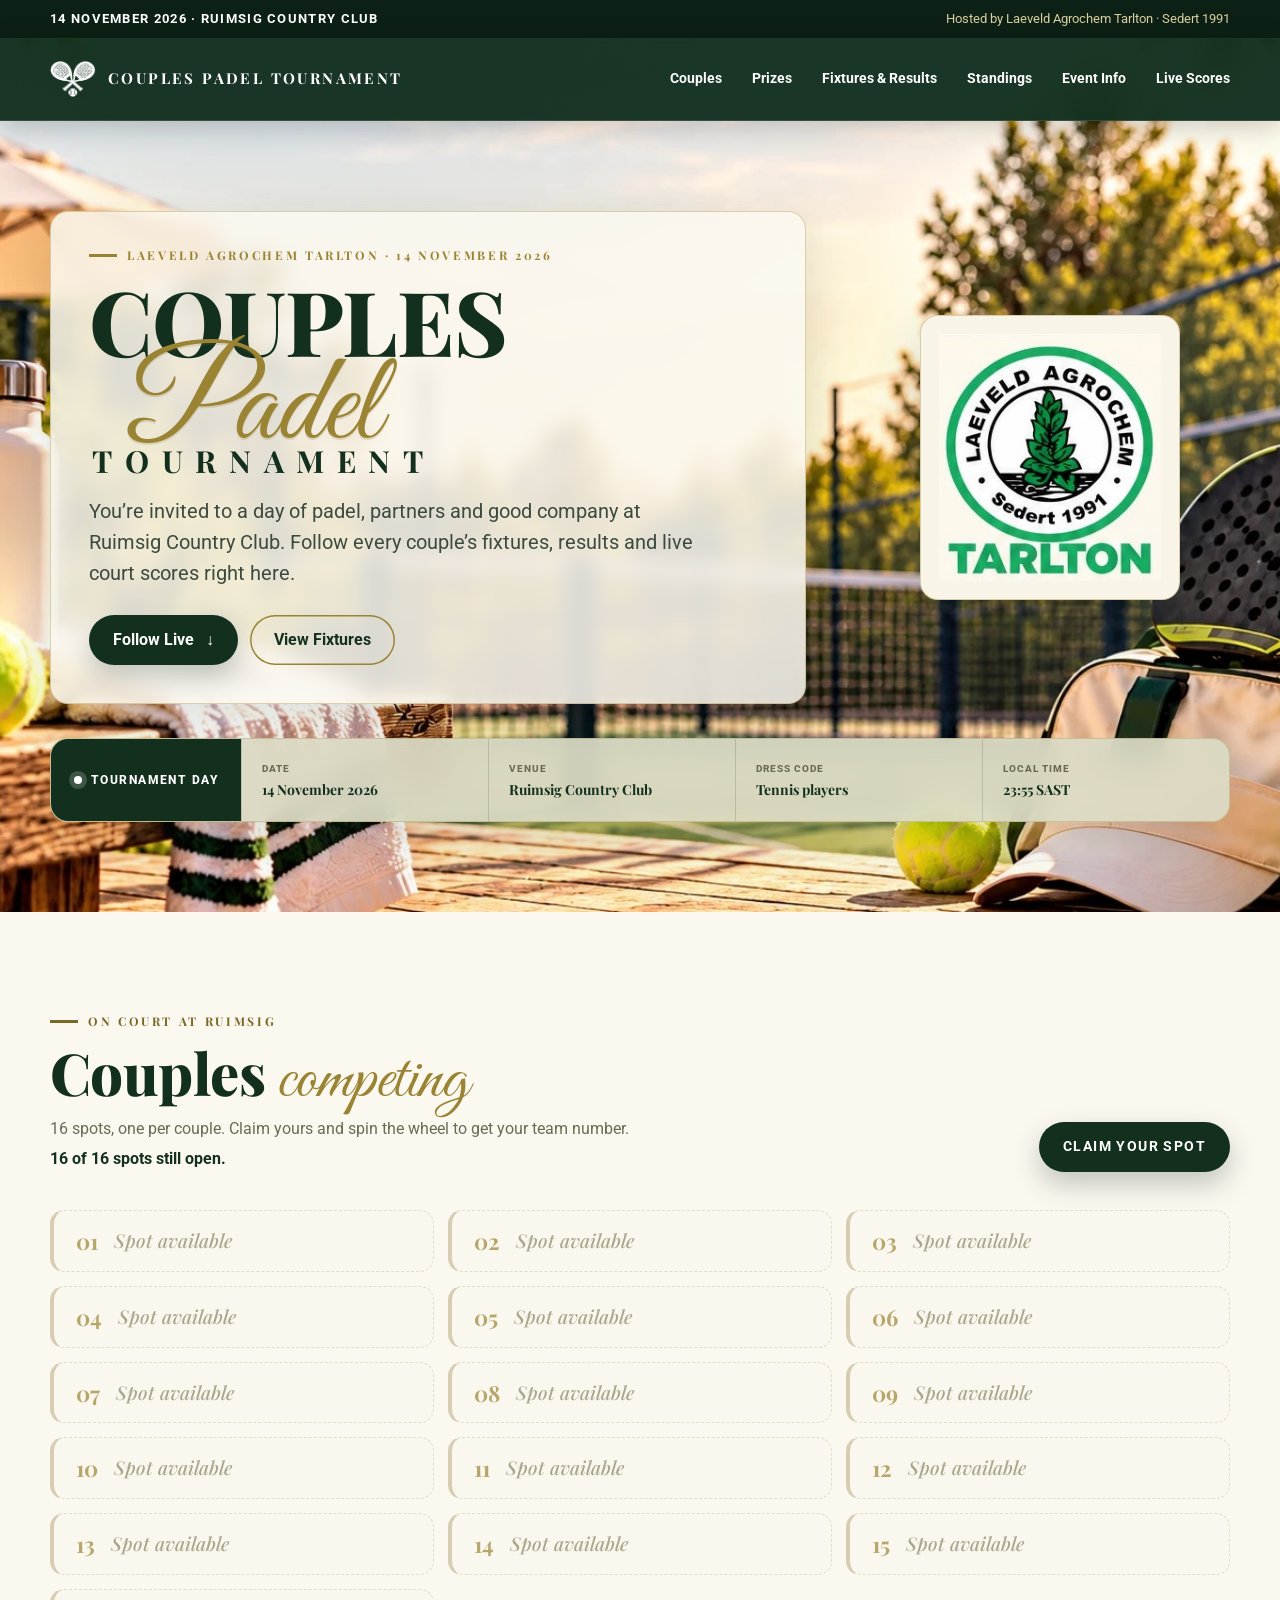
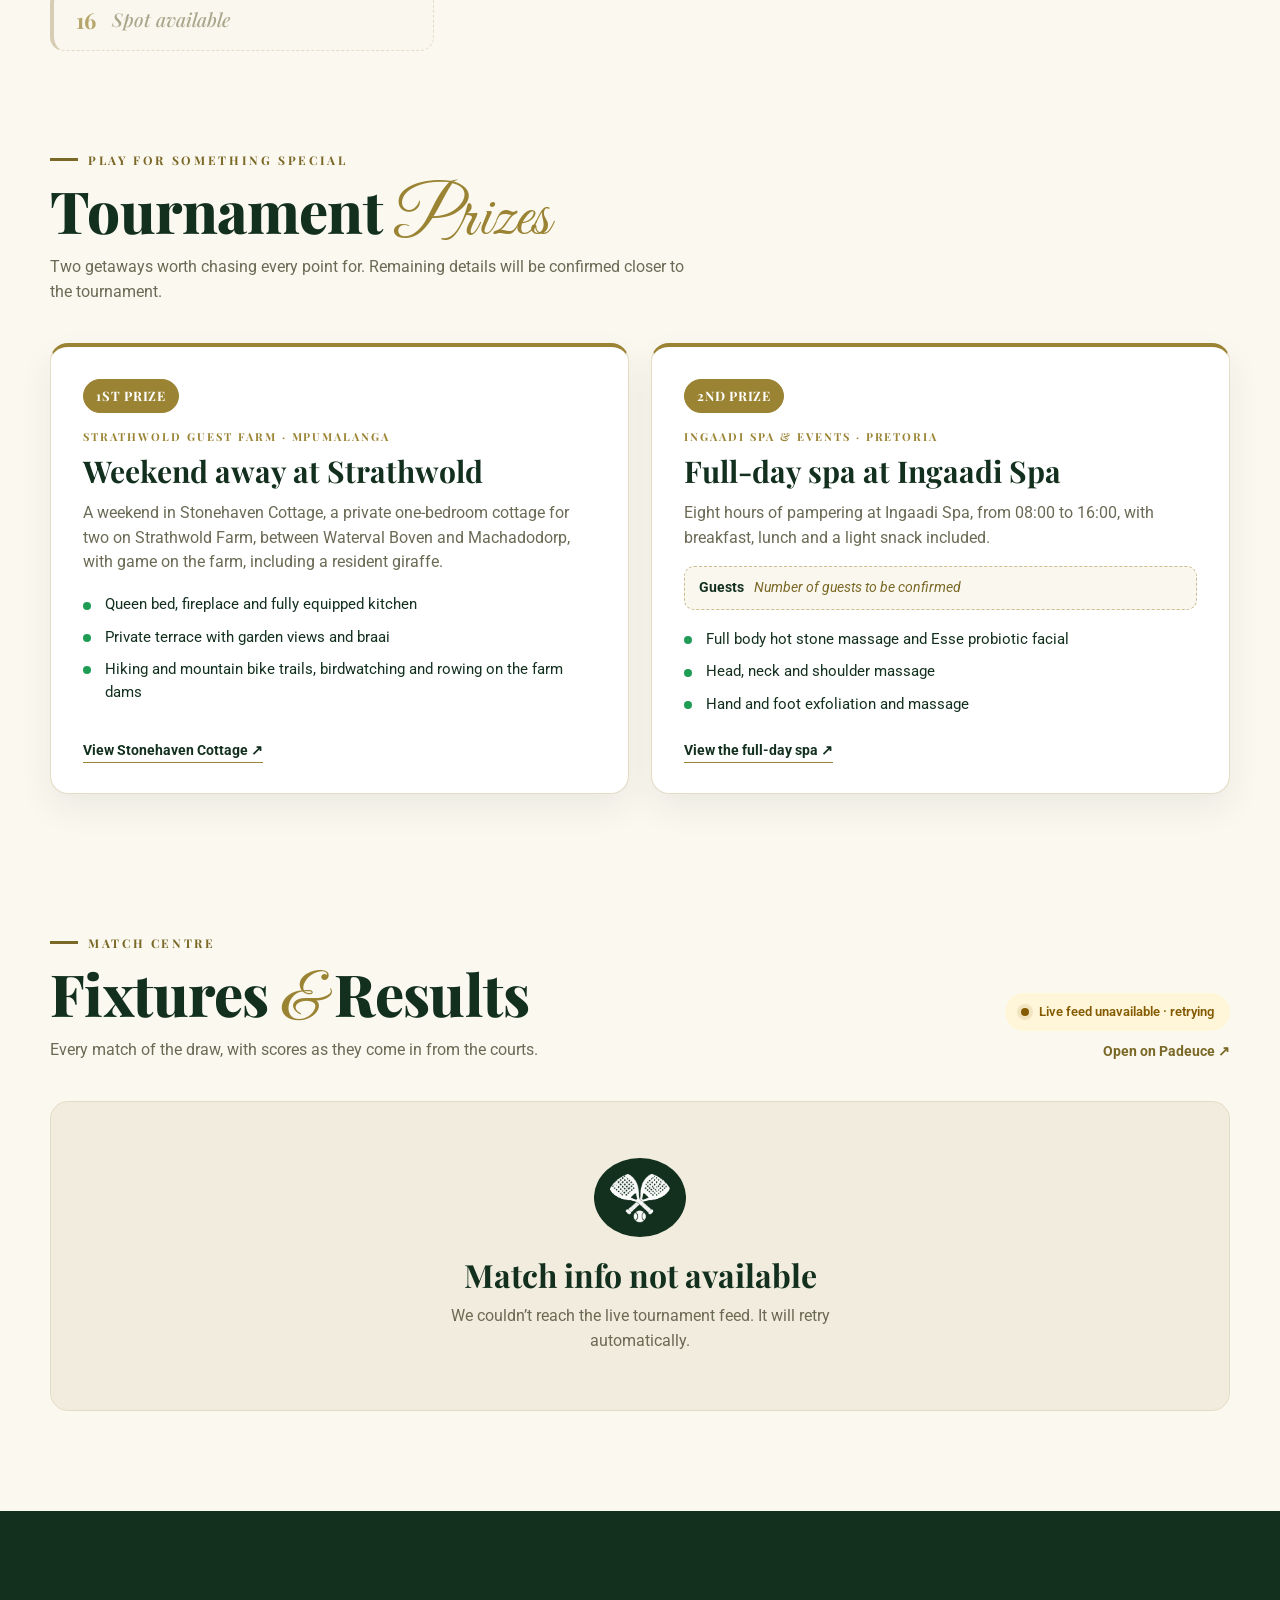
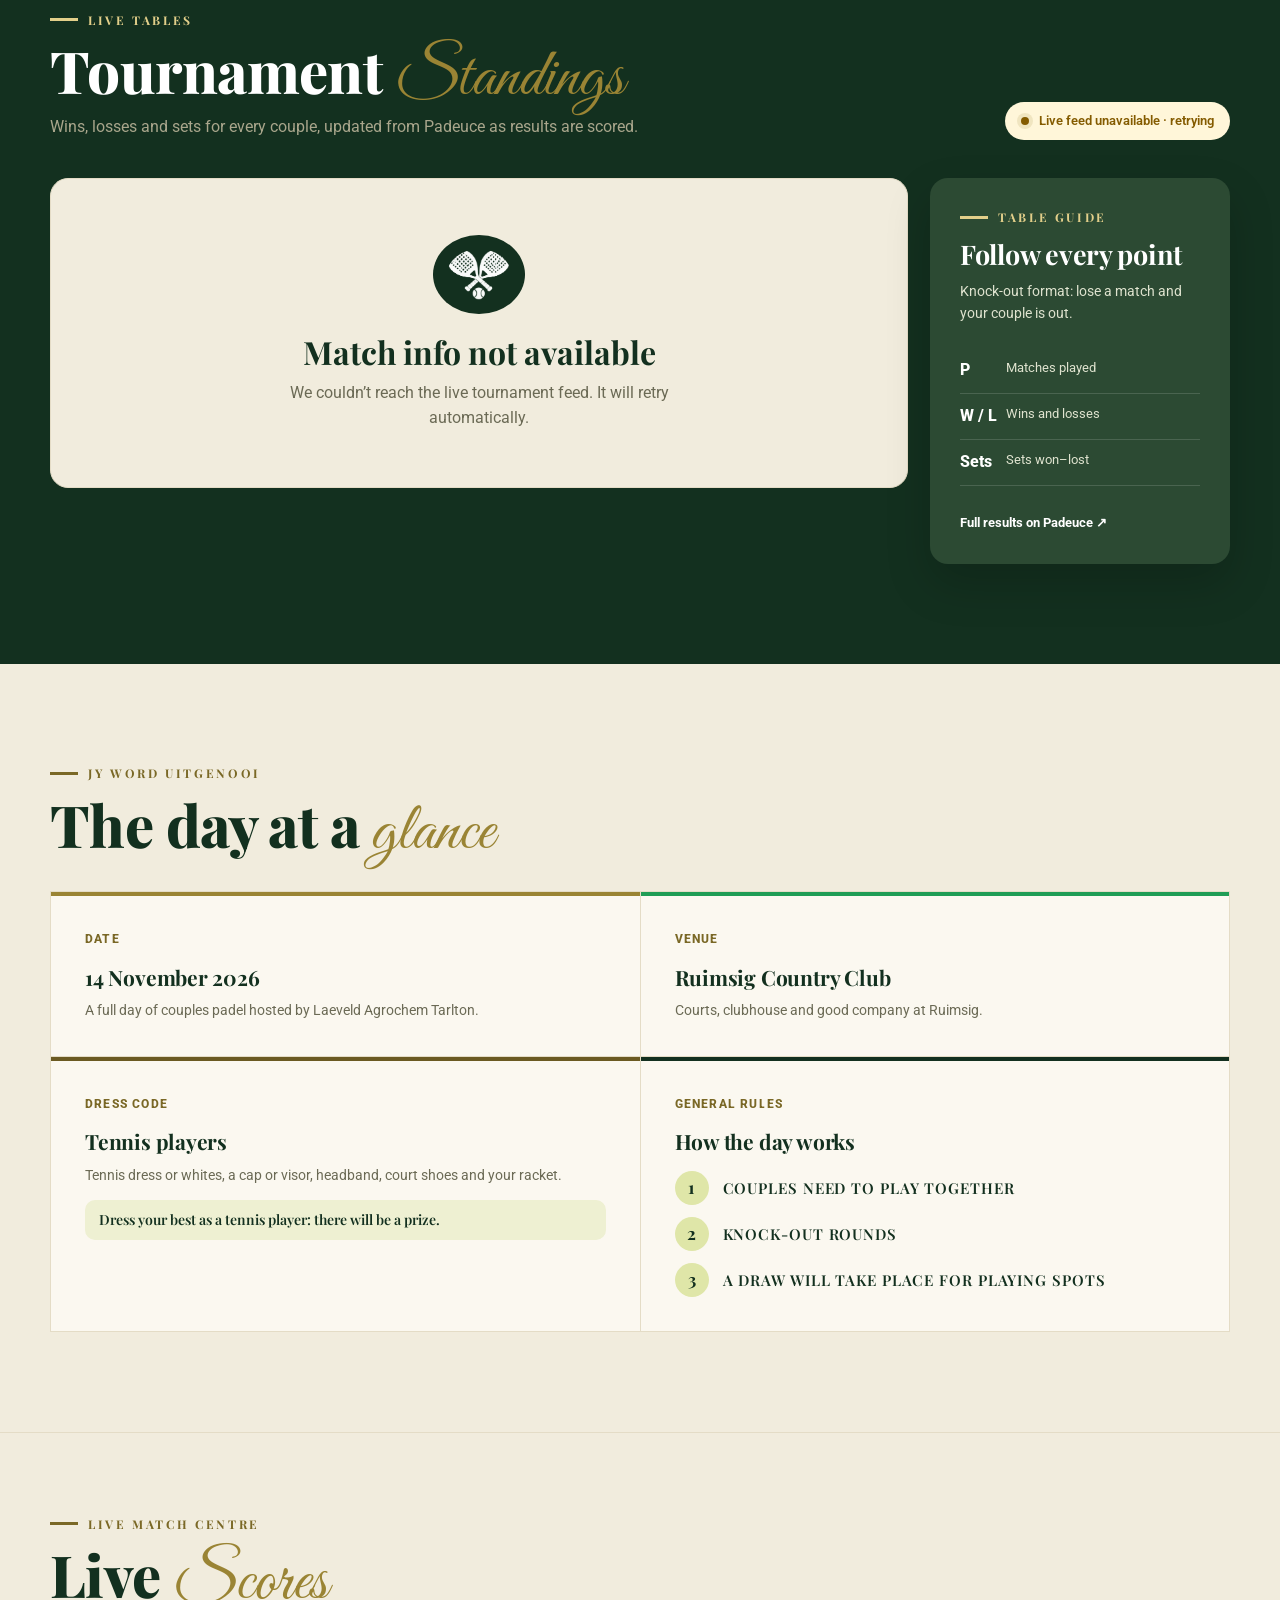
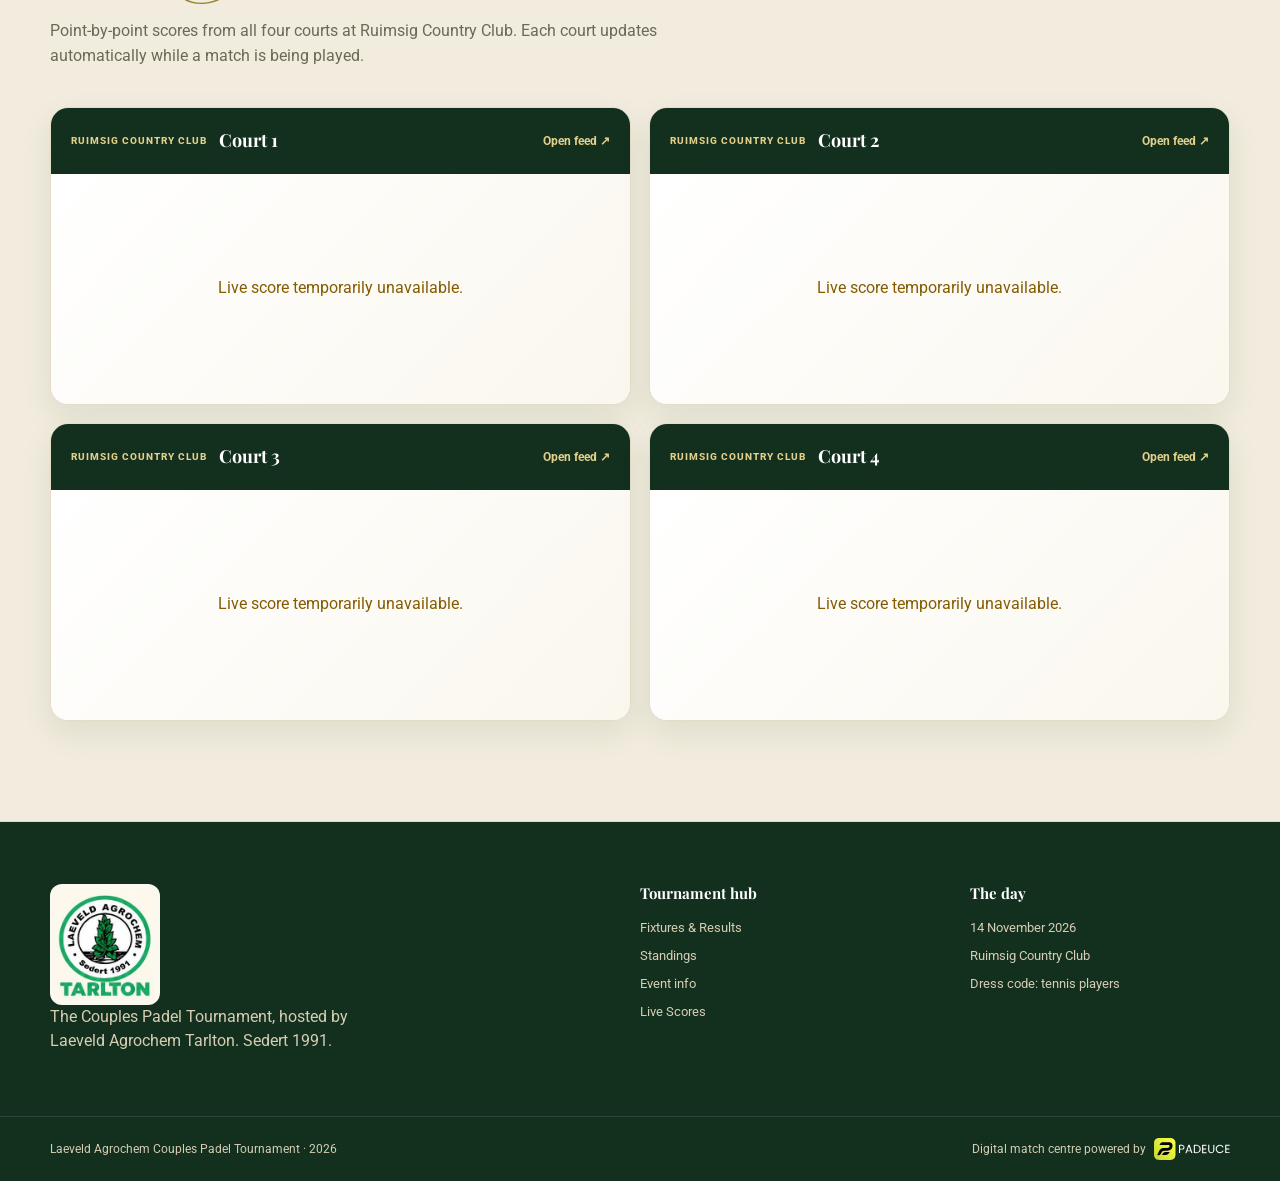
<file: index.html>
<!doctype html>
<html lang="en-ZA">
<head>
  <meta charset="utf-8">
  <meta name="viewport" content="width=device-width, initial-scale=1">
  <title>Laeveld Agrochem Couples Padel Tournament | Powered by Padeuce</title>
  <meta name="description" content="Laeveld Agrochem Tarlton Couples Padel Tournament, 14 November 2026 at Ruimsig Country Club. Fixtures, results and live scores, powered by Padeuce.">
  <meta name="theme-color" content="#13301f">
  <meta property="og:type" content="website">
  <meta property="og:title" content="Laeveld Agrochem Couples Padel Tournament">
  <meta property="og:description" content="14 November 2026 · Ruimsig Country Club. Fixtures, results and live scores.">
  <meta property="og:image" content="assets/images/laeveld-padel-hero.jpg">
  <link rel="icon" href="favicon.svg" type="image/svg+xml">
  <link rel="manifest" href="manifest.webmanifest">
  <link rel="preconnect" href="https://fonts.googleapis.com">
  <link rel="preconnect" href="https://fonts.gstatic.com" crossorigin>
  <link href="https://fonts.googleapis.com/css2?family=Great+Vibes&amp;family=Playfair+Display:wght@500;600;700;800&amp;family=Roboto:wght@400;500;600;700&amp;display=swap" rel="stylesheet">
  <link rel="preload" as="image" href="assets/images/laeveld-padel-hero.jpg">
  <link rel="stylesheet" href="css/reset.css">
  <link rel="stylesheet" href="css/tennis-league.css?v=24">
</head>
<body>
  <a class="skip-link" href="#main-content">Skip to content</a>
  <div class="utility-bar">
    <div class="container utility-bar__inner">
      <p>14 November 2026 · Ruimsig Country Club</p>
      <span>Hosted by Laeveld Agrochem Tarlton · Sedert 1991</span>
    </div>
  </div>
  <header class="site-header" data-header>
    <div class="container site-header__inner">
      <a class="brand" href="#top" aria-label="Laeveld Agrochem Couples Padel Tournament home">
        <img class="brand__icon" src="assets/images/padel-rackets-icon.png" width="377" height="302" alt="">
        <b class="brand__name">Couples Padel Tournament</b>
      </a>
      <nav class="site-nav" aria-label="Primary navigation">
        <a href="#couples">Couples</a><a href="#prizes">Prizes</a><a href="#fixtures">Fixtures &amp; Results</a><a href="#standings">Standings</a><a href="#league-info">Event Info</a><a href="#live-scores">Live Scores</a>
      </nav>
      <button class="menu-toggle" type="button" aria-expanded="false" aria-controls="mobile-nav" data-menu-toggle><span></span><span></span><span></span><b>Menu</b></button>
    </div>
    <nav class="mobile-nav" id="mobile-nav" aria-label="Mobile navigation" hidden data-mobile-nav>
      <a href="#couples">Couples</a><a href="#prizes">Prizes</a><a href="#fixtures">Fixtures &amp; Results</a><a href="#standings">Standings</a><a href="#league-info">Event Info</a><a href="#live-scores">Live Scores</a>
    </nav>
  </header>
  <main id="main-content">
    <section class="hero" id="top" aria-labelledby="hero-title">
      <img class="hero__media" src="assets/images/laeveld-padel-hero.jpg" width="1672" height="941" alt="Padel racket, kit bag and balls beside a padel court in the late afternoon sun">
      <div class="hero__veil"></div>
      <div class="container hero__content">
        <div class="hero__top">
          <div class="hero__copy">
            <p class="eyebrow eyebrow--light"><span></span> Laeveld Agrochem Tarlton · 14 November 2026</p>
            <h1 id="hero-title"><span class="hero__title-top">Couples</span> <strong>Padel</strong> <span class="hero__title-bottom">Tournament</span></h1>
            <p class="hero__intro">You’re invited to a day of padel, partners and good company at Ruimsig Country Club. Follow every couple’s fixtures, results and live court scores right here.</p>
            <div class="button-row"><a class="button button--primary" href="#live-scores">Follow Live <span aria-hidden="true">↓</span></a><a class="button button--light" href="#fixtures">View Fixtures</a></div>
          </div>
          <div class="hero__ct-brand hero__ct-brand--laeveld"><img src="assets/images/laeveld-agrochem-tarlton-logo.jpg" width="236" height="262" alt="Laeveld Agrochem Tarlton"></div>
        </div>
        <aside class="season-card" aria-label="Tournament information">
          <div class="season-card__live"><i></i> Tournament day</div>
          <div class="season-card__stat"><span>Date</span><strong>14 November 2026</strong></div>
          <div class="season-card__stat"><span>Venue</span><strong>Ruimsig Country Club</strong></div>
          <div class="season-card__stat"><span>Dress code</span><strong>Tennis players</strong></div>
          <div class="season-card__stat"><span>Local time</span><strong data-local-time>--:-- SAST</strong></div>
        </aside>
      </div>
    </section>
    <section class="section couples" id="couples" aria-labelledby="couples-title">
      <div class="container">
        <div class="section-heading"><div><p class="eyebrow"><span></span> On court at Ruimsig</p><h2 id="couples-title">Couples <em>competing</em></h2><p>16 spots, one per couple. Claim yours and spin the wheel to get your team number. <strong data-spots-left>16 of 16 spots still open.</strong></p></div><button class="button button--primary couples__claim" type="button" data-claim-open aria-haspopup="dialog">Claim your spot</button></div>
        <ol class="couples-list" data-couples-list aria-live="polite"><li class="is-open"><span>01</span><b>Spot available</b></li><li class="is-open"><span>02</span><b>Spot available</b></li><li class="is-open"><span>03</span><b>Spot available</b></li><li class="is-open"><span>04</span><b>Spot available</b></li><li class="is-open"><span>05</span><b>Spot available</b></li><li class="is-open"><span>06</span><b>Spot available</b></li><li class="is-open"><span>07</span><b>Spot available</b></li><li class="is-open"><span>08</span><b>Spot available</b></li><li class="is-open"><span>09</span><b>Spot available</b></li><li class="is-open"><span>10</span><b>Spot available</b></li><li class="is-open"><span>11</span><b>Spot available</b></li><li class="is-open"><span>12</span><b>Spot available</b></li><li class="is-open"><span>13</span><b>Spot available</b></li><li class="is-open"><span>14</span><b>Spot available</b></li><li class="is-open"><span>15</span><b>Spot available</b></li><li class="is-open"><span>16</span><b>Spot available</b></li></ol>
      </div>
    </section>
    <section class="section prizes" id="prizes" aria-labelledby="prizes-title">
      <div class="container">
        <div class="section-heading"><div><p class="eyebrow"><span></span> Play for something special</p><h2 id="prizes-title">Tournament <em>Prizes</em></h2><p>Two getaways worth chasing every point for. Remaining details will be confirmed closer to the tournament.</p></div></div>
        <div class="prize-grid">
          <article class="prize-card">
            <span class="prize-card__place prize-card__place--confirmed">1st prize</span>
            <p class="prize-card__kicker">Strathwold Guest Farm · Mpumalanga</p>
            <h3>Weekend away at Strathwold</h3>
            <p>A weekend in Stonehaven Cottage, a private one-bedroom cottage for two on Strathwold Farm, between Waterval Boven and Machadodorp, with game on the farm, including a resident giraffe.</p>
                        <ul><li>Queen bed, fireplace and fully equipped kitchen</li><li>Private terrace with garden views and braai</li><li>Hiking and mountain bike trails, birdwatching and rowing on the farm dams</li></ul>
            <a class="prize-card__link" href="https://strathwold.com/accommodation/stonehaven/" target="_blank" rel="noopener">View Stonehaven Cottage <span aria-hidden="true">↗</span></a>
          </article>
          <article class="prize-card">
            <span class="prize-card__place prize-card__place--confirmed">2nd prize</span>
            <p class="prize-card__kicker">Ingaadi Spa &amp; Events · Pretoria</p>
            <h3>Full-day spa at Ingaadi Spa</h3>
            <p>Eight hours of pampering at Ingaadi Spa, from 08:00 to 16:00, with breakfast, lunch and a light snack included.</p>
            <dl class="prize-card__details"><div><dt>Guests</dt><dd>Number of guests to be confirmed</dd></div></dl>
            <ul><li>Full body hot stone massage and Esse probiotic facial</li><li>Head, neck and shoulder massage</li><li>Hand and foot exfoliation and massage</li></ul>
            <a class="prize-card__link" href="https://ingaadi.co.za/spa/full-day-spa/" target="_blank" rel="noopener">View the full-day spa <span aria-hidden="true">↗</span></a>
          </article>
        </div>
      </div>
    </section>
    <section class="section" id="fixtures" aria-labelledby="fixtures-title">
      <div class="container">
        <div class="section-heading">
          <div><p class="eyebrow"><span></span> Match centre</p><h2 id="fixtures-title">Fixtures <em>&amp;</em> Results</h2><p>Every match of the draw, with scores as they come in from the courts.</p></div>
          <div class="feed-meta"><p class="feed-sync" data-tournament-sync data-state="loading"><i></i><span>Connecting to Padeuce&hellip;</span></p><a class="text-link" href="https://padeuce.com/club/ajyWoAe_2gX1FPr_2/tournament/oIJQENT5xZ4pyl8xV/results" data-feed-url="scheduleUrl" target="_blank" rel="noopener">Open on Padeuce <span aria-hidden="true">&#8599;</span></a></div>
        </div>
        <div class="fixture-feed" data-schedule-feed aria-live="polite"><div class="match-empty"><img src="assets/images/padel-rackets-icon.png" width="377" height="302" alt=""><h3>Loading matches&hellip;</h3><p>Fetching the latest draw from Padeuce.</p></div></div>
      </div>
    </section>
    <section class="section section--standings" id="standings" aria-labelledby="standings-title">
      <div class="container">
        <div class="section-heading section-heading--light">
          <div><p class="eyebrow eyebrow--light"><span></span> Live tables</p><h2 id="standings-title">Tournament <em>Standings</em></h2><p>Wins, losses and sets for every couple, updated from Padeuce as results are scored.</p></div>
          <p class="feed-sync feed-sync--light" data-tournament-sync data-state="loading"><i></i><span>Connecting to Padeuce&hellip;</span></p>
        </div>
        <div class="standings-layout">
          <div data-standings-feed aria-live="polite"><div class="match-empty match-empty--standings"><img src="assets/images/padel-rackets-icon.png" width="377" height="302" alt=""><h3>Loading standings&hellip;</h3><p>Fetching the latest table from Padeuce.</p></div></div>
          <aside class="points-card"><p class="eyebrow eyebrow--light"><span></span> Table guide</p><h3>Follow every point</h3><p>Knock-out format: lose a match and your couple is out.</p><dl><div><dt>P</dt><dd>Matches played</dd></div><div><dt>W / L</dt><dd>Wins and losses</dd></div><div><dt>Sets</dt><dd>Sets won&ndash;lost</dd></div></dl><a href="https://padeuce.com/club/ajyWoAe_2gX1FPr_2/tournament/oIJQENT5xZ4pyl8xV/results" data-feed-url="standingsUrl" target="_blank" rel="noopener">Full results on Padeuce <span aria-hidden="true">&#8599;</span></a></aside>
        </div>
      </div>
    </section>
    <section class="section league-info" id="league-info" aria-labelledby="league-info-title">
      <div class="container"><div class="section-heading"><div><p class="eyebrow"><span></span> Jy word uitgenooi</p><h2 id="league-info-title">The day at a <em>glance</em></h2></div></div><div class="timeline"><article><span>Date</span><b>14 November 2026</b><p>A full day of couples padel hosted by Laeveld Agrochem Tarlton.</p></article><article><span>Venue</span><b>Ruimsig Country Club</b><p>Courts, clubhouse and good company at Ruimsig.</p></article><article><span>Dress code</span><b>Tennis players</b><p>Tennis dress or whites, a cap or visor, headband, court shoes and your racket.</p><p class="timeline__prize">Dress your best as a tennis player: there will be a prize.</p></article><article class="timeline__rules"><span>General rules</span><b>How the day works</b><ol class="rules-list"><li><i>1</i>Couples need to play together</li><li><i>2</i>Knock-out rounds</li><li><i>3</i>A draw will take place for playing spots</li></ol></article></div></div>
    </section>
    <section class="section live-scores" id="live-scores" aria-labelledby="live-scores-title">
      <div class="container">
        <div class="section-heading">
          <div><p class="eyebrow"><span></span> Live match centre</p><h2 id="live-scores-title">Live <em>Scores</em></h2><p>Point-by-point scores from all four courts at Ruimsig Country Club. Each court updates automatically while a match is being played.</p></div>
        </div>
        <div class="live-courts">
          <article class="live-court"><header><span>Ruimsig Country Club</span><b>Court 1</b><a href="https://padeuce.com/club/ajyWoAe_2gX1FPr_2/1" data-feed-url="court1Url" target="_blank" rel="noopener">Open feed <span aria-hidden="true">&#8599;</span></a></header><div class="court-score" data-court-score="1" data-court-name="Court 1" aria-live="polite" aria-busy="true"><p class="court-score__empty">Connecting to Court 1&hellip;</p></div></article>
          <article class="live-court"><header><span>Ruimsig Country Club</span><b>Court 2</b><a href="https://padeuce.com/club/ajyWoAe_2gX1FPr_2/2" data-feed-url="court2Url" target="_blank" rel="noopener">Open feed <span aria-hidden="true">&#8599;</span></a></header><div class="court-score" data-court-score="2" data-court-name="Court 2" aria-live="polite" aria-busy="true"><p class="court-score__empty">Connecting to Court 2&hellip;</p></div></article>
          <article class="live-court"><header><span>Ruimsig Country Club</span><b>Court 3</b><a href="https://padeuce.com/club/ajyWoAe_2gX1FPr_2/3" data-feed-url="court3Url" target="_blank" rel="noopener">Open feed <span aria-hidden="true">&#8599;</span></a></header><div class="court-score" data-court-score="3" data-court-name="Court 3" aria-live="polite" aria-busy="true"><p class="court-score__empty">Connecting to Court 3&hellip;</p></div></article>
          <article class="live-court"><header><span>Ruimsig Country Club</span><b>Court 4</b><a href="https://padeuce.com/club/ajyWoAe_2gX1FPr_2/4" data-feed-url="court4Url" target="_blank" rel="noopener">Open feed <span aria-hidden="true">&#8599;</span></a></header><div class="court-score" data-court-score="4" data-court-name="Court 4" aria-live="polite" aria-busy="true"><p class="court-score__empty">Connecting to Court 4&hellip;</p></div></article>
        </div>
      </div>
    </section>
  </main>
  <footer class="site-footer">
    <div class="container site-footer__top"><div class="footer-brand"><img src="assets/images/laeveld-agrochem-tarlton-logo.jpg" width="236" height="262" alt="Laeveld Agrochem Tarlton"><p>The Couples Padel Tournament, hosted by Laeveld Agrochem Tarlton. Sedert 1991.</p></div><div><b>Tournament hub</b><a href="#fixtures">Fixtures &amp; Results</a><a href="#standings">Standings</a><a href="#league-info">Event info</a><a href="#live-scores">Live Scores</a></div><div><b>The day</b><span>14 November 2026</span><span>Ruimsig Country Club</span><span>Dress code: tennis players</span></div></div>
    <div class="site-footer__bottom"><div class="container"><span>Laeveld Agrochem Couples Padel Tournament · 2026</span><span>Digital match centre powered by <img src="assets/images/padeuce-brandmark-white-text.svg" width="285" height="83" alt="Padeuce"></span></div></div>
  </footer>
  <dialog class="claim-dialog" data-claim-dialog aria-labelledby="claim-title">
    <button class="claim-dialog__close" type="button" data-claim-close aria-label="Close">&times;</button>
    <p class="eyebrow"><span></span> Couples Padel Tournament</p>
    <h2 id="claim-title">Claim your <em>spot</em></h2>
    <p class="claim-demo" data-claim-demo hidden>Demo mode: claims are only saved in this browser and no emails are sent.</p>
    <ol class="claim-steps" aria-hidden="true"><li data-step-indicator="details">Your details</li><li data-step-indicator="spin">Spin</li><li data-step-indicator="done">Confirmed</li></ol>
    <form class="claim-form" data-claim-form novalidate>
      <div class="claim-form__pair">
        <label><span>Player 1</span><input name="player1" type="text" autocomplete="off" autocapitalize="words" maxlength="40" placeholder="First name" required></label>
        <label><span>Player 2</span><input name="player2" type="text" autocomplete="off" autocapitalize="words" maxlength="40" placeholder="First name" required></label>
      </div>
      <label><span>Representative email</span><input name="email" type="email" autocomplete="email" inputmode="email" placeholder="you@example.com" required></label>
      <label><span>Representative cell number</span><input name="cell" type="tel" autocomplete="tel" inputmode="tel" placeholder="082 123 4567" required></label>
      <label class="claim-form__trap" aria-hidden="true">Website<input name="website" type="text" tabindex="-1" autocomplete="off"></label>
      <p class="claim-note">One spot per couple. Your number is picked at random from the spots still open, and a confirmation is emailed to you and the organiser.</p>
      <p class="claim-error" data-claim-error role="alert" hidden></p>
      <button class="button button--primary" type="submit">Next: spin the wheel <span aria-hidden="true">&rarr;</span></button>
    </form>
    <div class="claim-spin" data-claim-spin-step hidden>
      <p class="claim-spin__names">Spinning for <b data-claim-spin-names></b></p>
      <div class="wheel">
        <svg class="wheel__svg" viewBox="-104 -104 208 208" role="img" aria-label="Number wheel from 1 to 16. Grey numbers are already taken."><circle r="103" fill="#fbf8f0" stroke="#9a8434" stroke-width="2"/><g data-wheel-rotor></g><circle r="20" fill="#fbf8f0" stroke="#9a8434" stroke-width="2"/></svg>
        <span class="wheel__pointer" aria-hidden="true"></span>
        <img class="wheel__hub" src="assets/images/padel-rackets-icon.png" width="377" height="302" alt="">
      </div>
      <p class="claim-error" data-claim-spin-error role="alert" hidden></p>
      <div class="claim-spin__actions"><button class="button button--light" type="button" data-claim-back>&larr; Edit details</button><button class="button button--primary" type="button" data-claim-spin>Spin the wheel</button></div>
    </div>
    <div class="claim-done" data-claim-done-step hidden aria-live="polite">
      <p class="claim-done__label">Your team number</p>
      <div class="claim-done__number" data-claim-number>#&ndash;</div>
      <h3 data-claim-done-title>You&rsquo;re in!</h3>
      <p data-claim-done-text></p>
      <button class="button button--primary" type="button" data-claim-close>View the couples list</button>
    </div>
  </dialog>
  <script defer src="js/site.js?v=1"></script>
  <script defer src="js/feed-config.js?v=2"></script>
  <script defer src="js/court-scores.js?v=2"></script>
  <script defer src="js/padel-tournament.js?v=1"></script>
  <script defer src="js/claim-config.js?v=1"></script>
  <script defer src="js/claim-spot.js?v=3"></script>
</body>
</html>
</file>
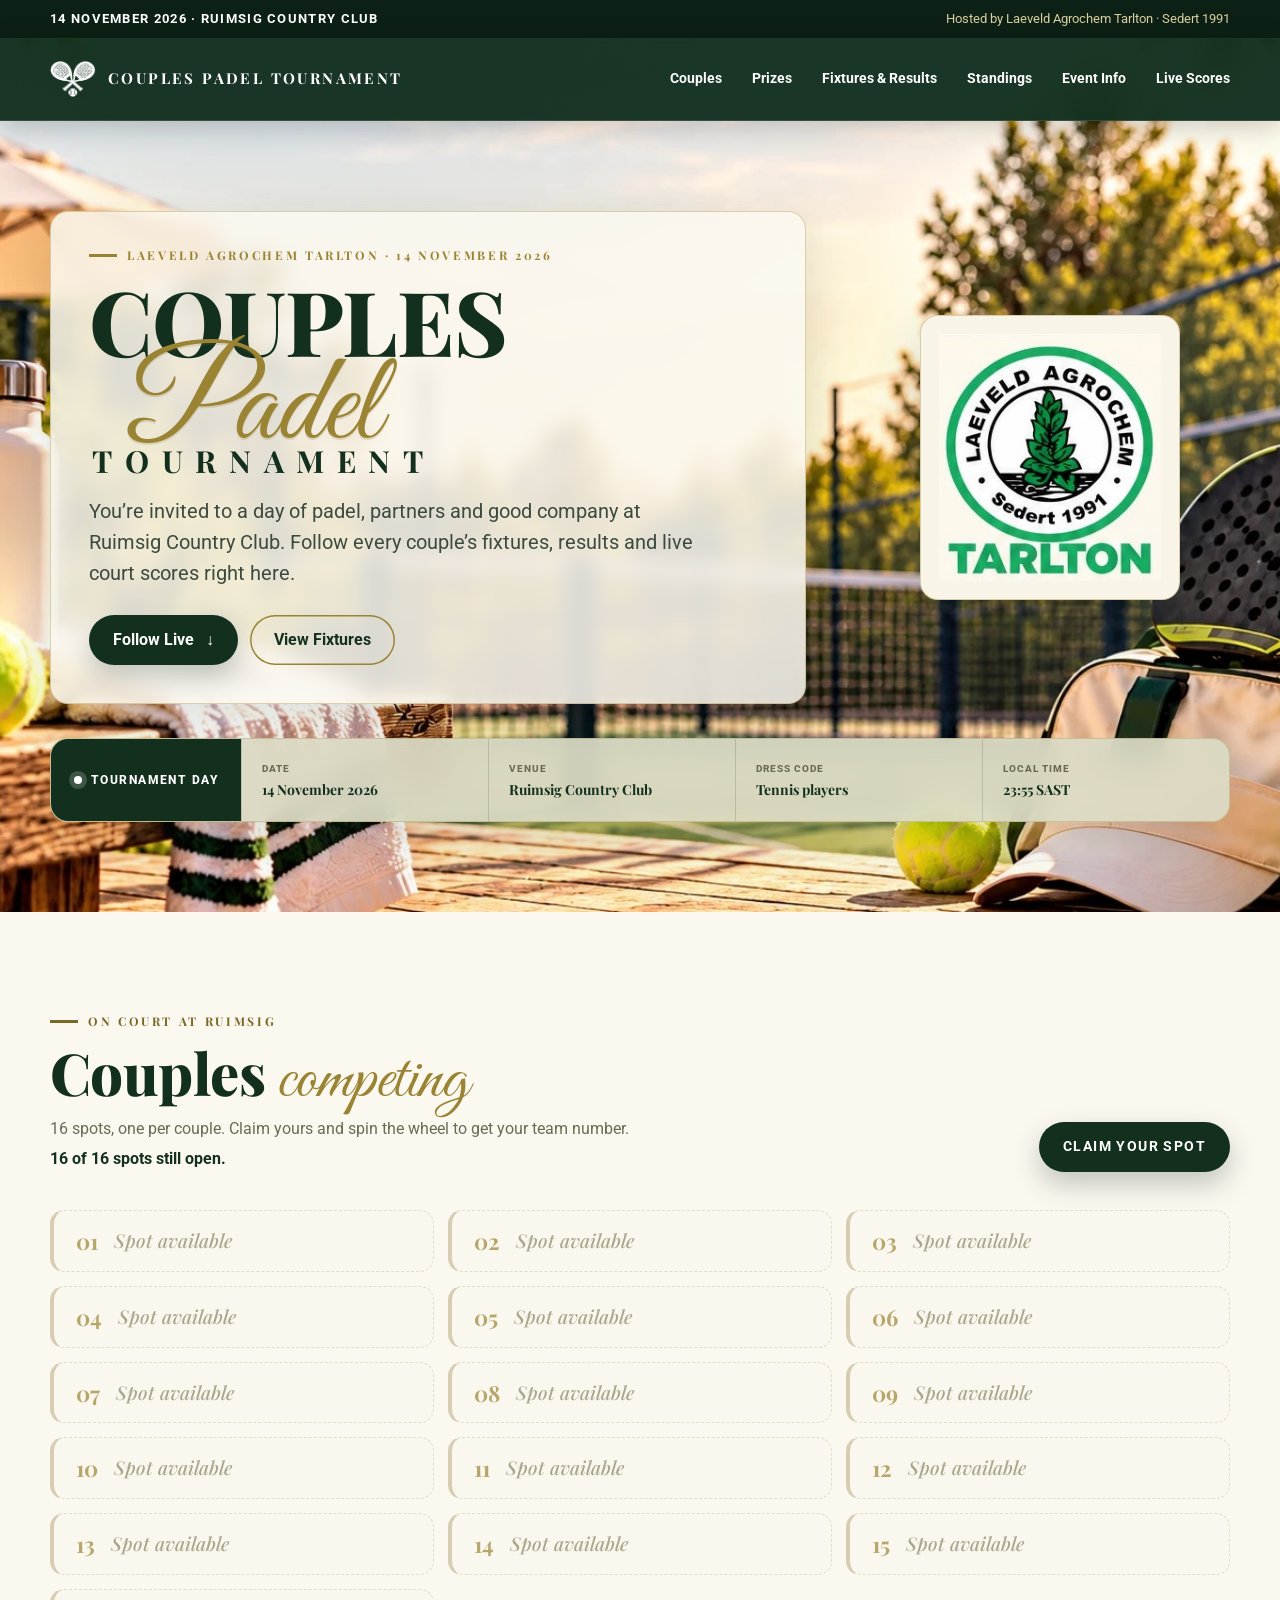
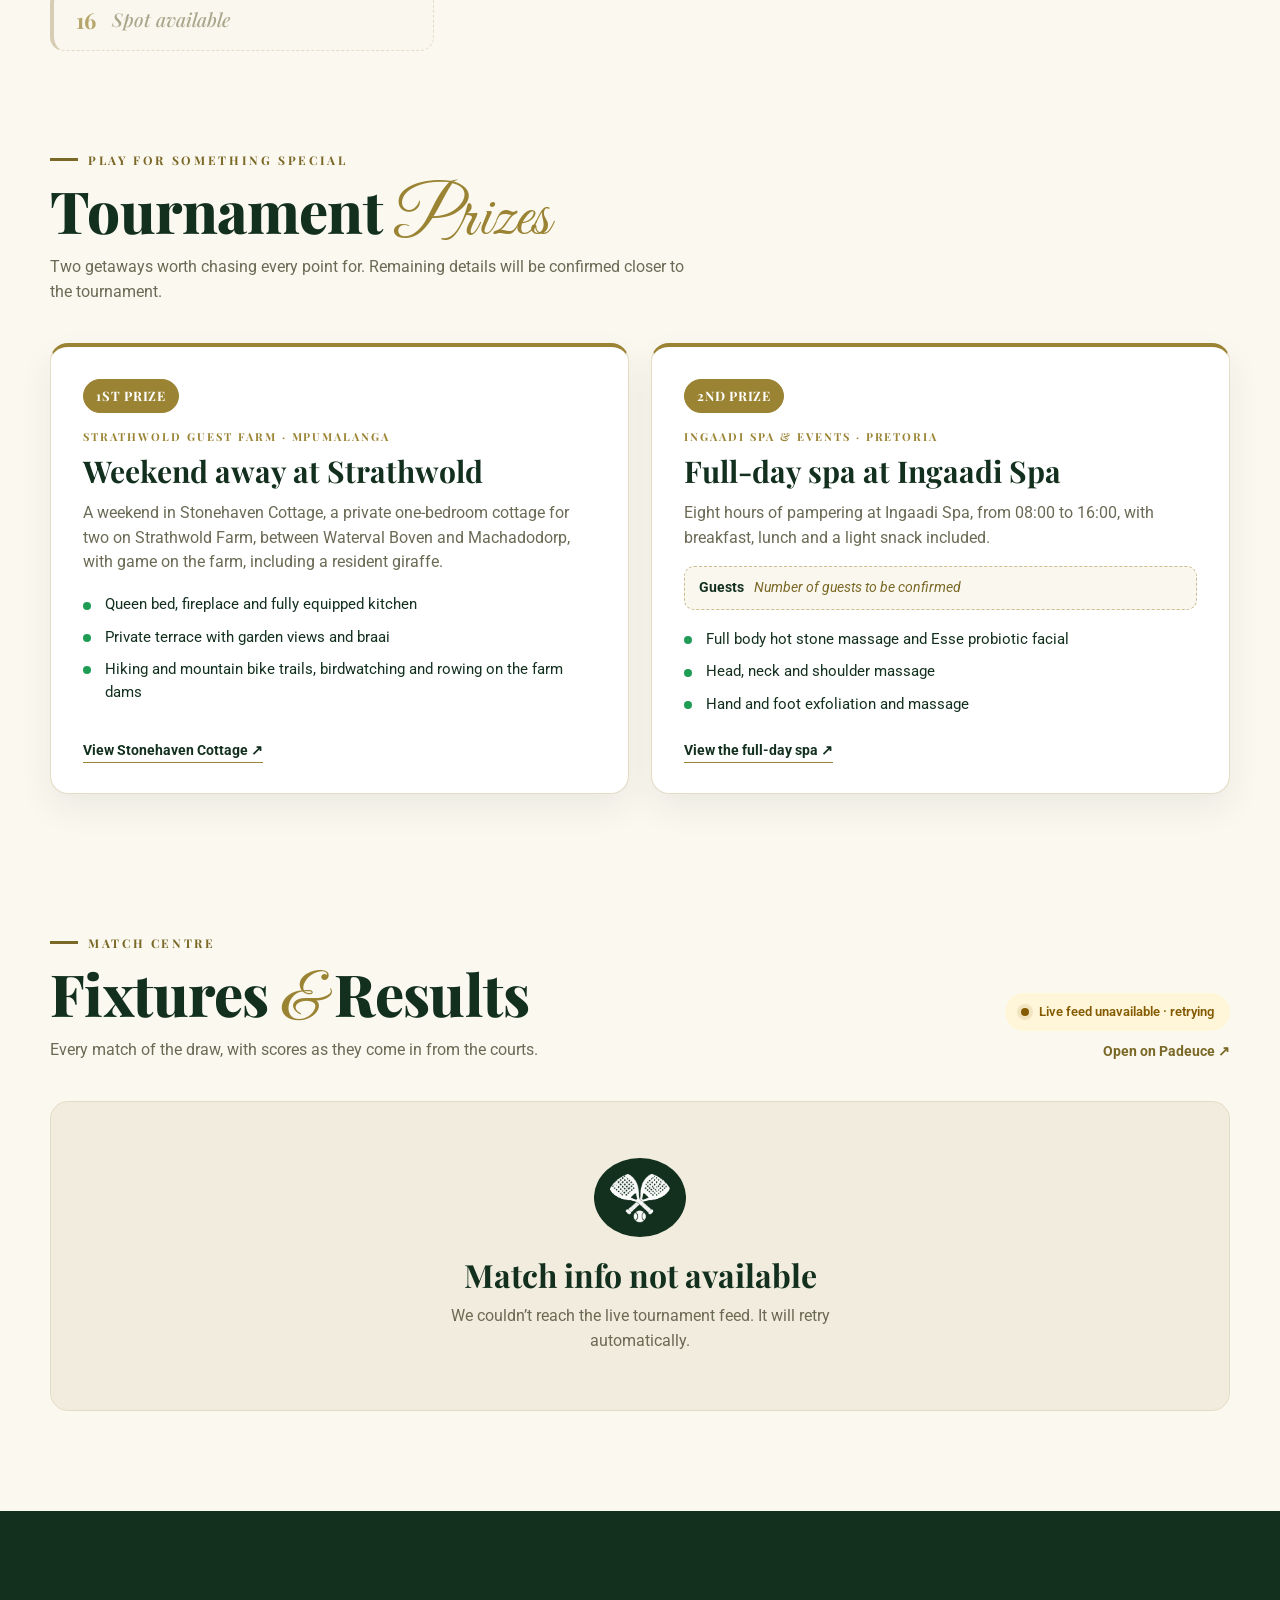
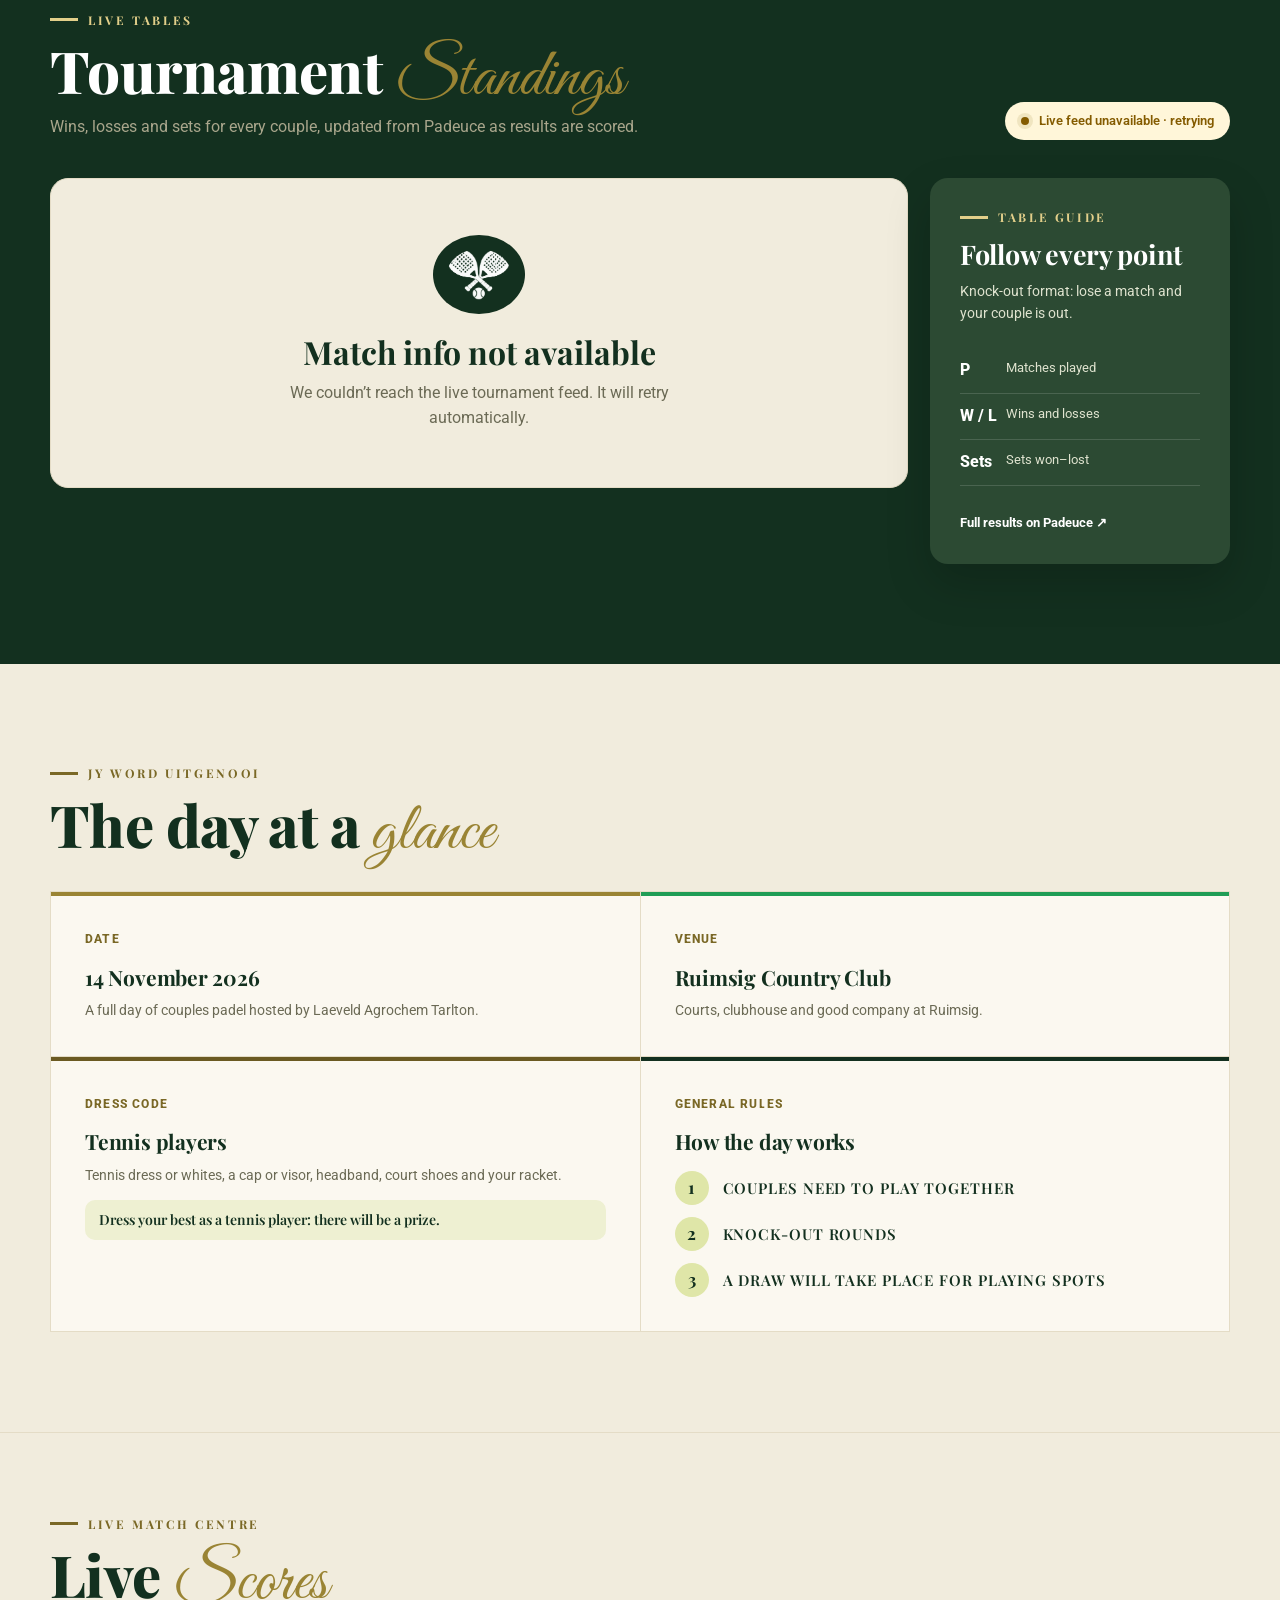
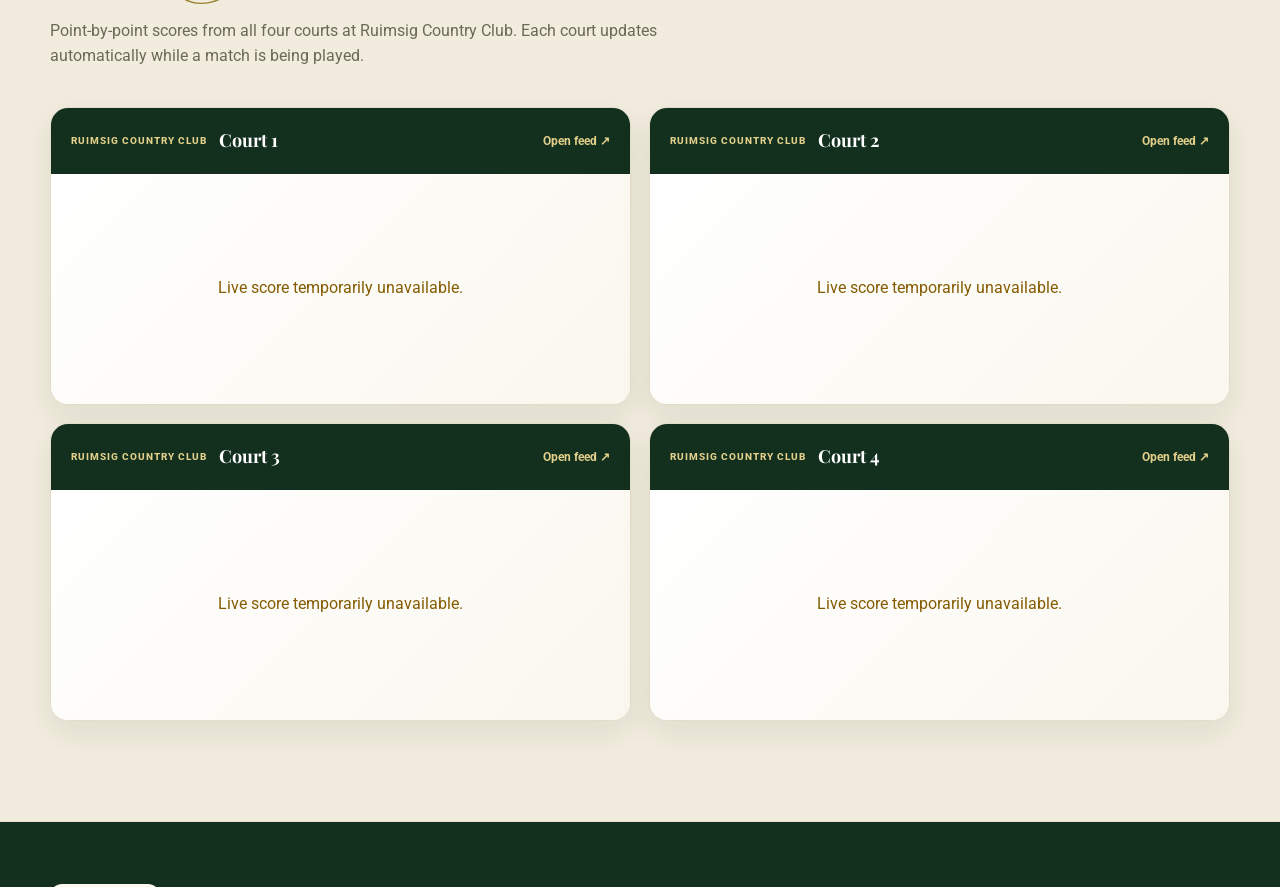
<file: admin/index.html>
<!doctype html><html lang="en-ZA"><head><meta charset="utf-8"><meta name="viewport" content="width=device-width,initial-scale=1"><meta http-equiv="refresh" content="0;url=../"><title>Cape Town Tennis League</title></head><body><p><a href="../">Return to the Cape Town Tennis League</a></p></body></html>
</file>
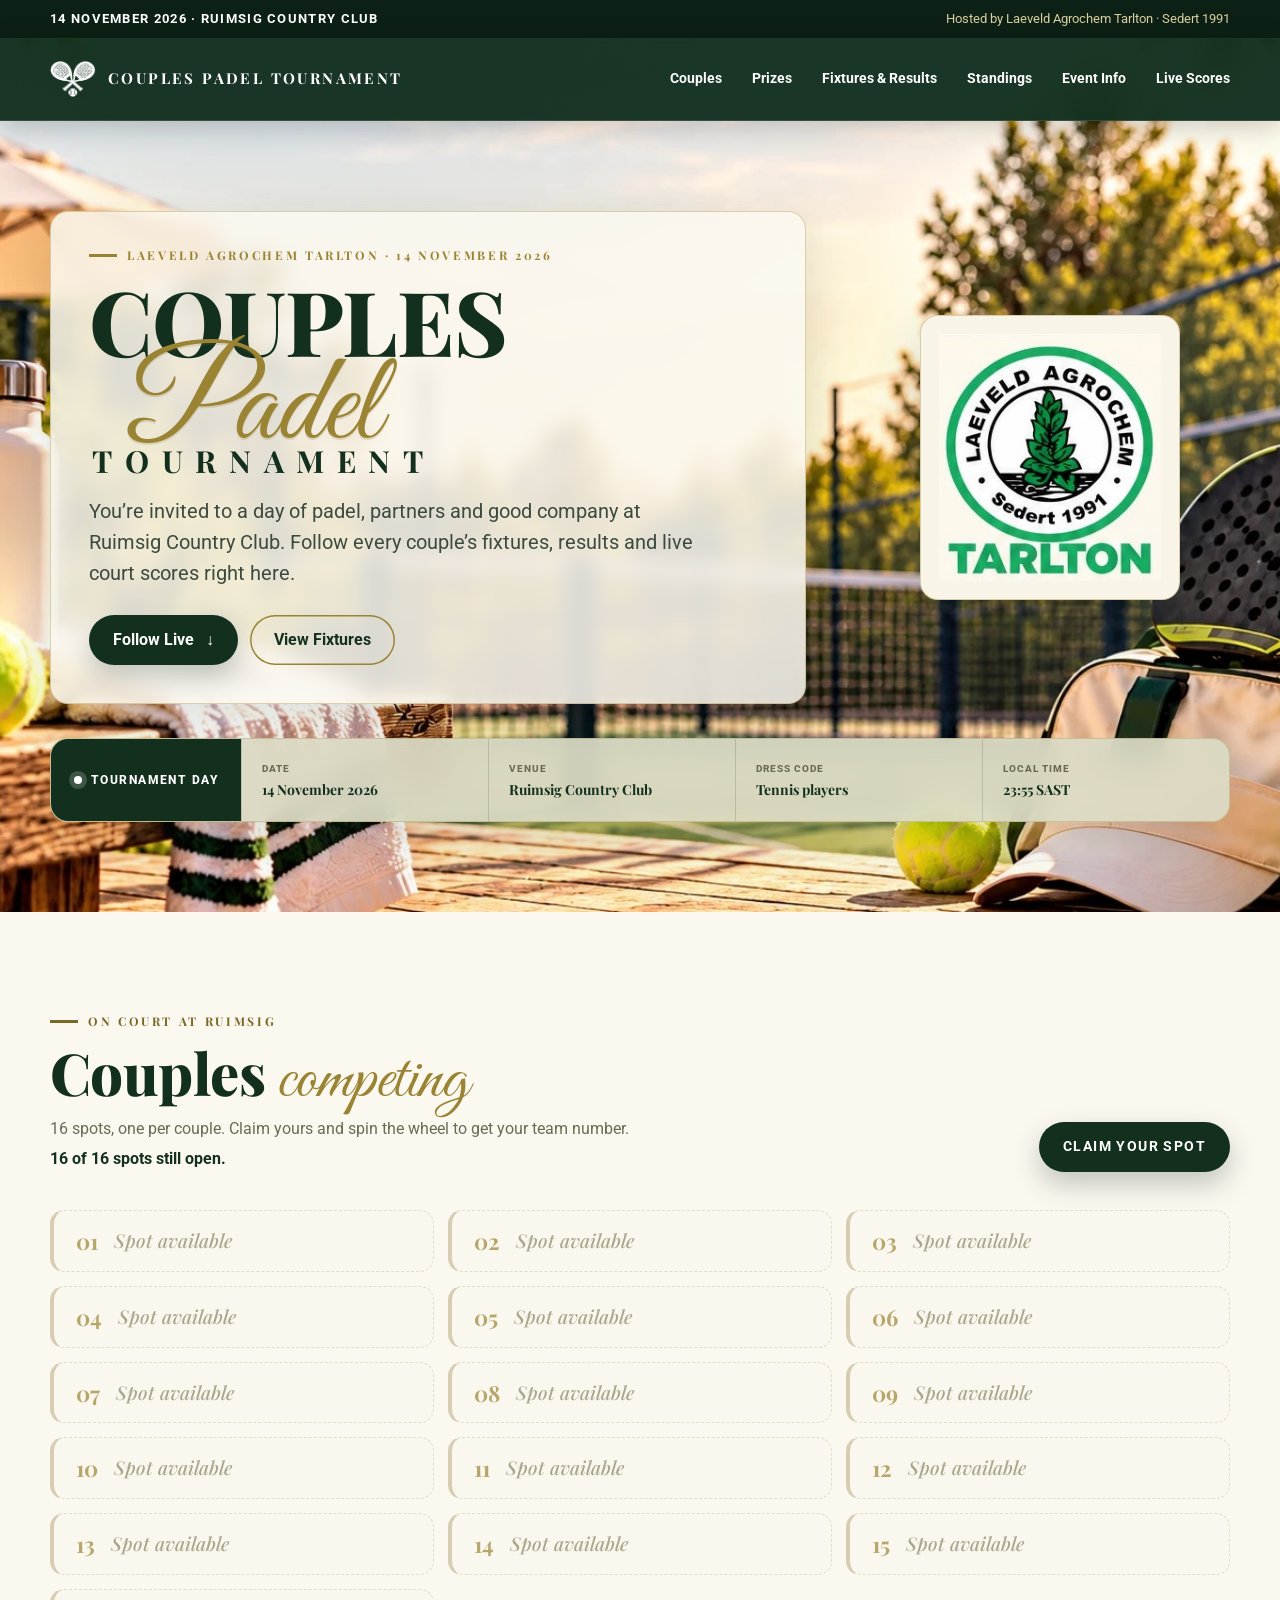
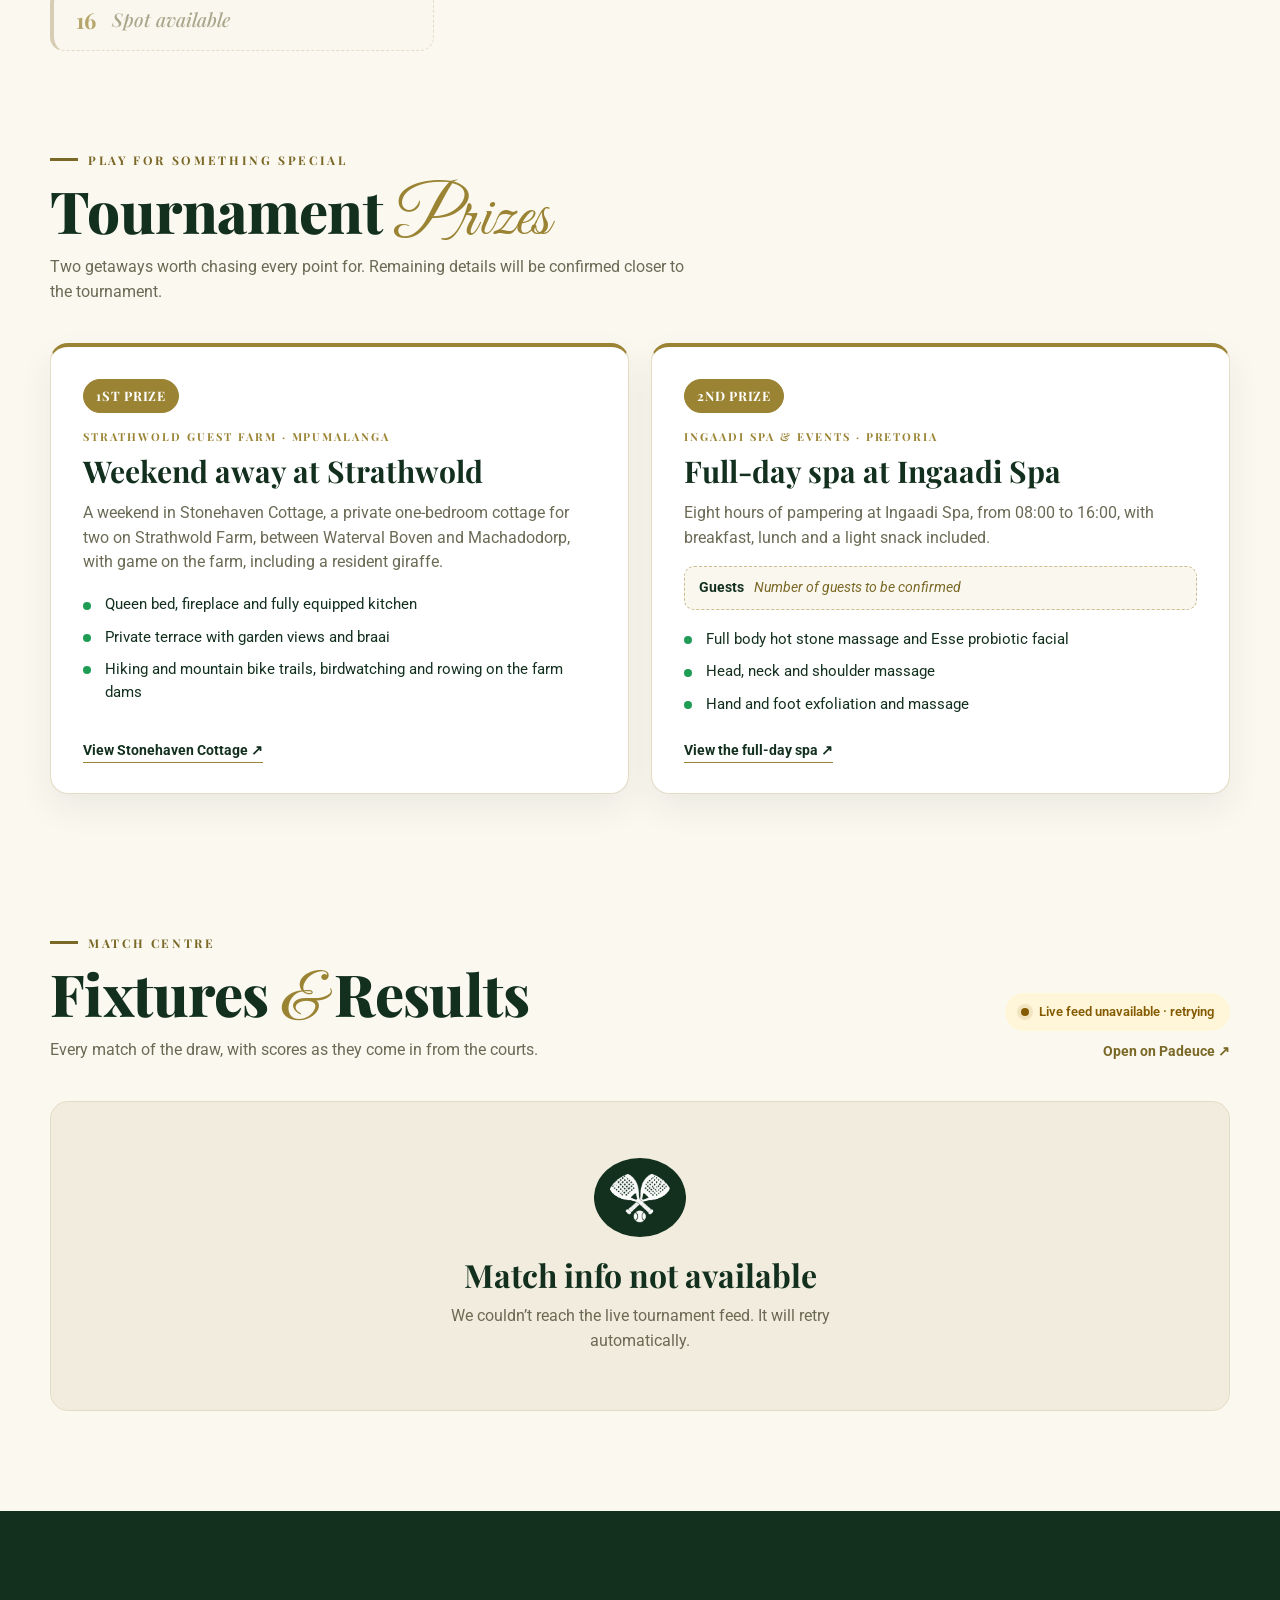
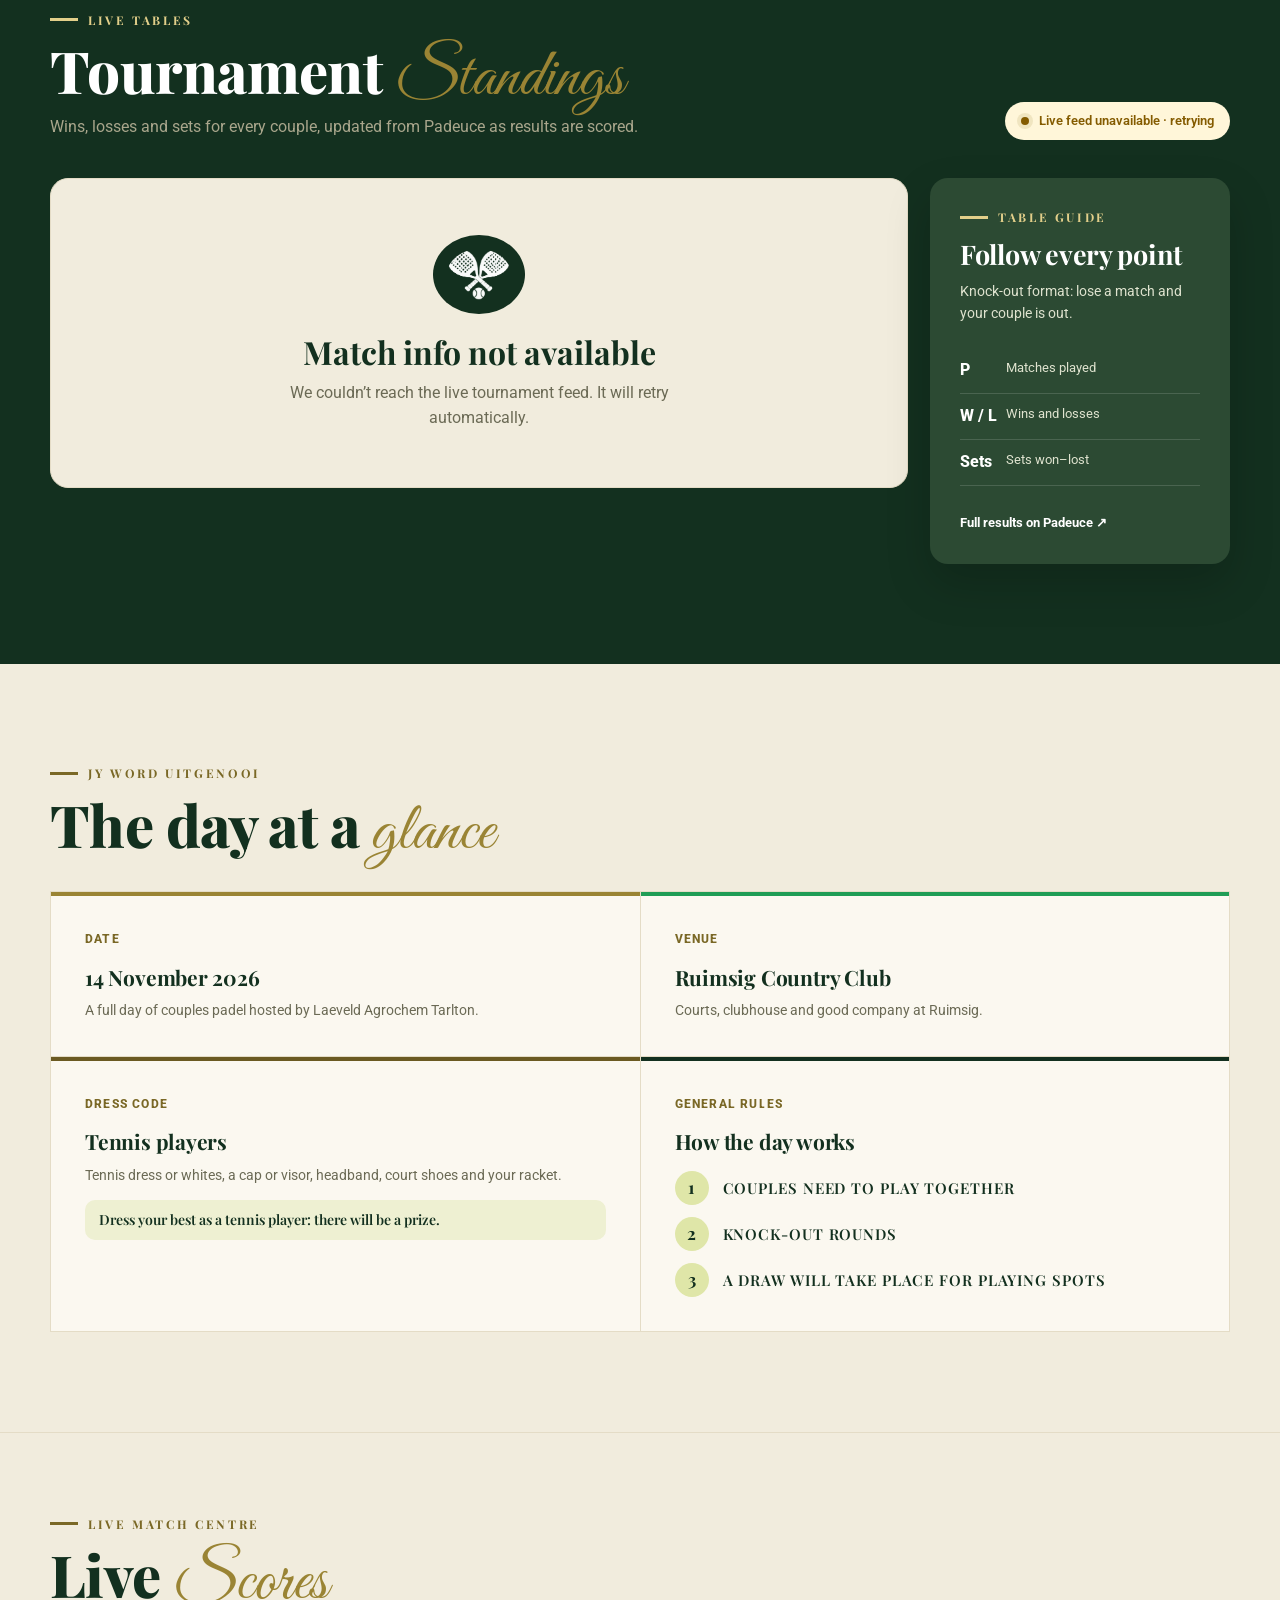
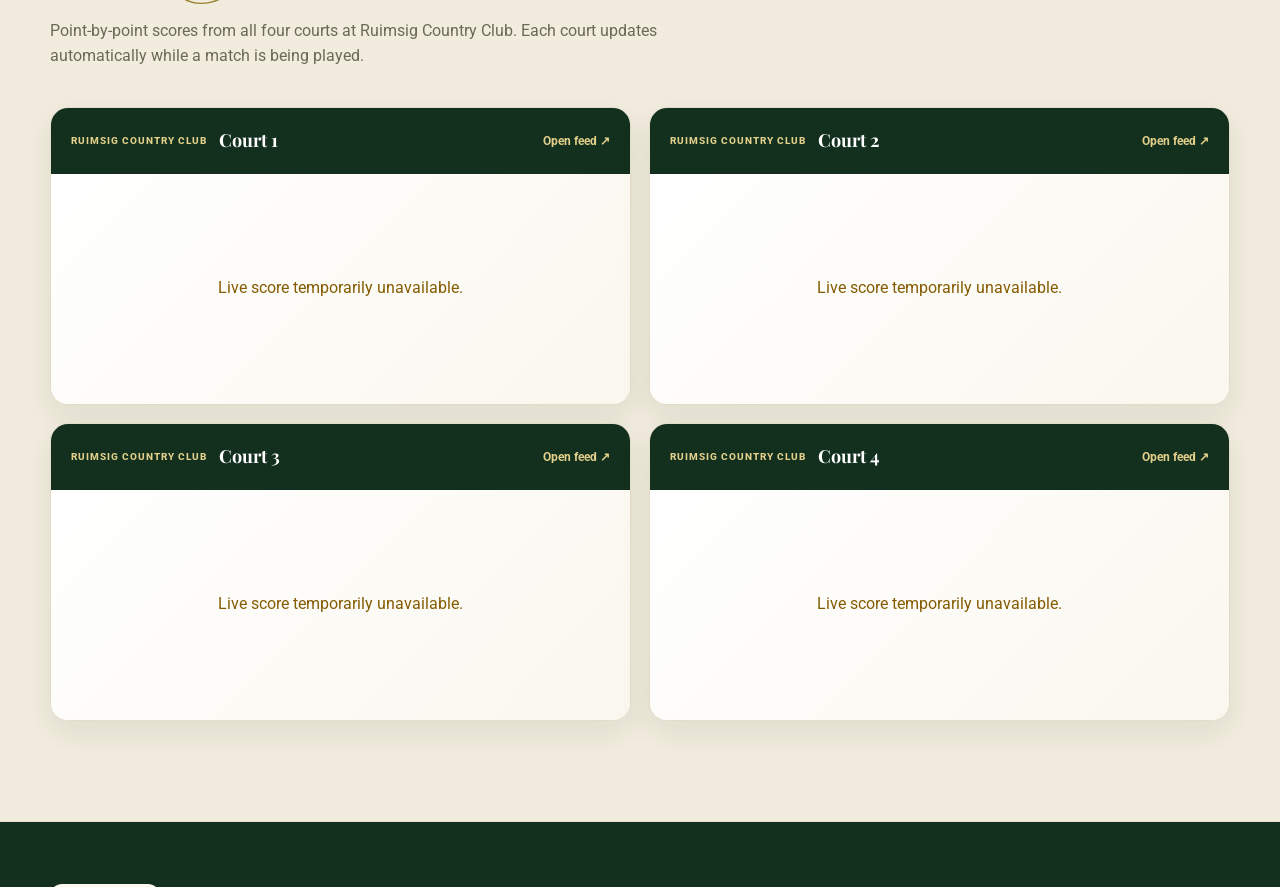
<file: court1/index.html>
<!doctype html><html lang="en-ZA"><head><meta charset="utf-8"><meta name="viewport" content="width=device-width,initial-scale=1"><meta http-equiv="refresh" content="0;url=../#fixtures"><title>Cape Town Tennis League</title></head><body><p><a href="../#fixtures">View league fixtures</a></p></body></html>
</file>
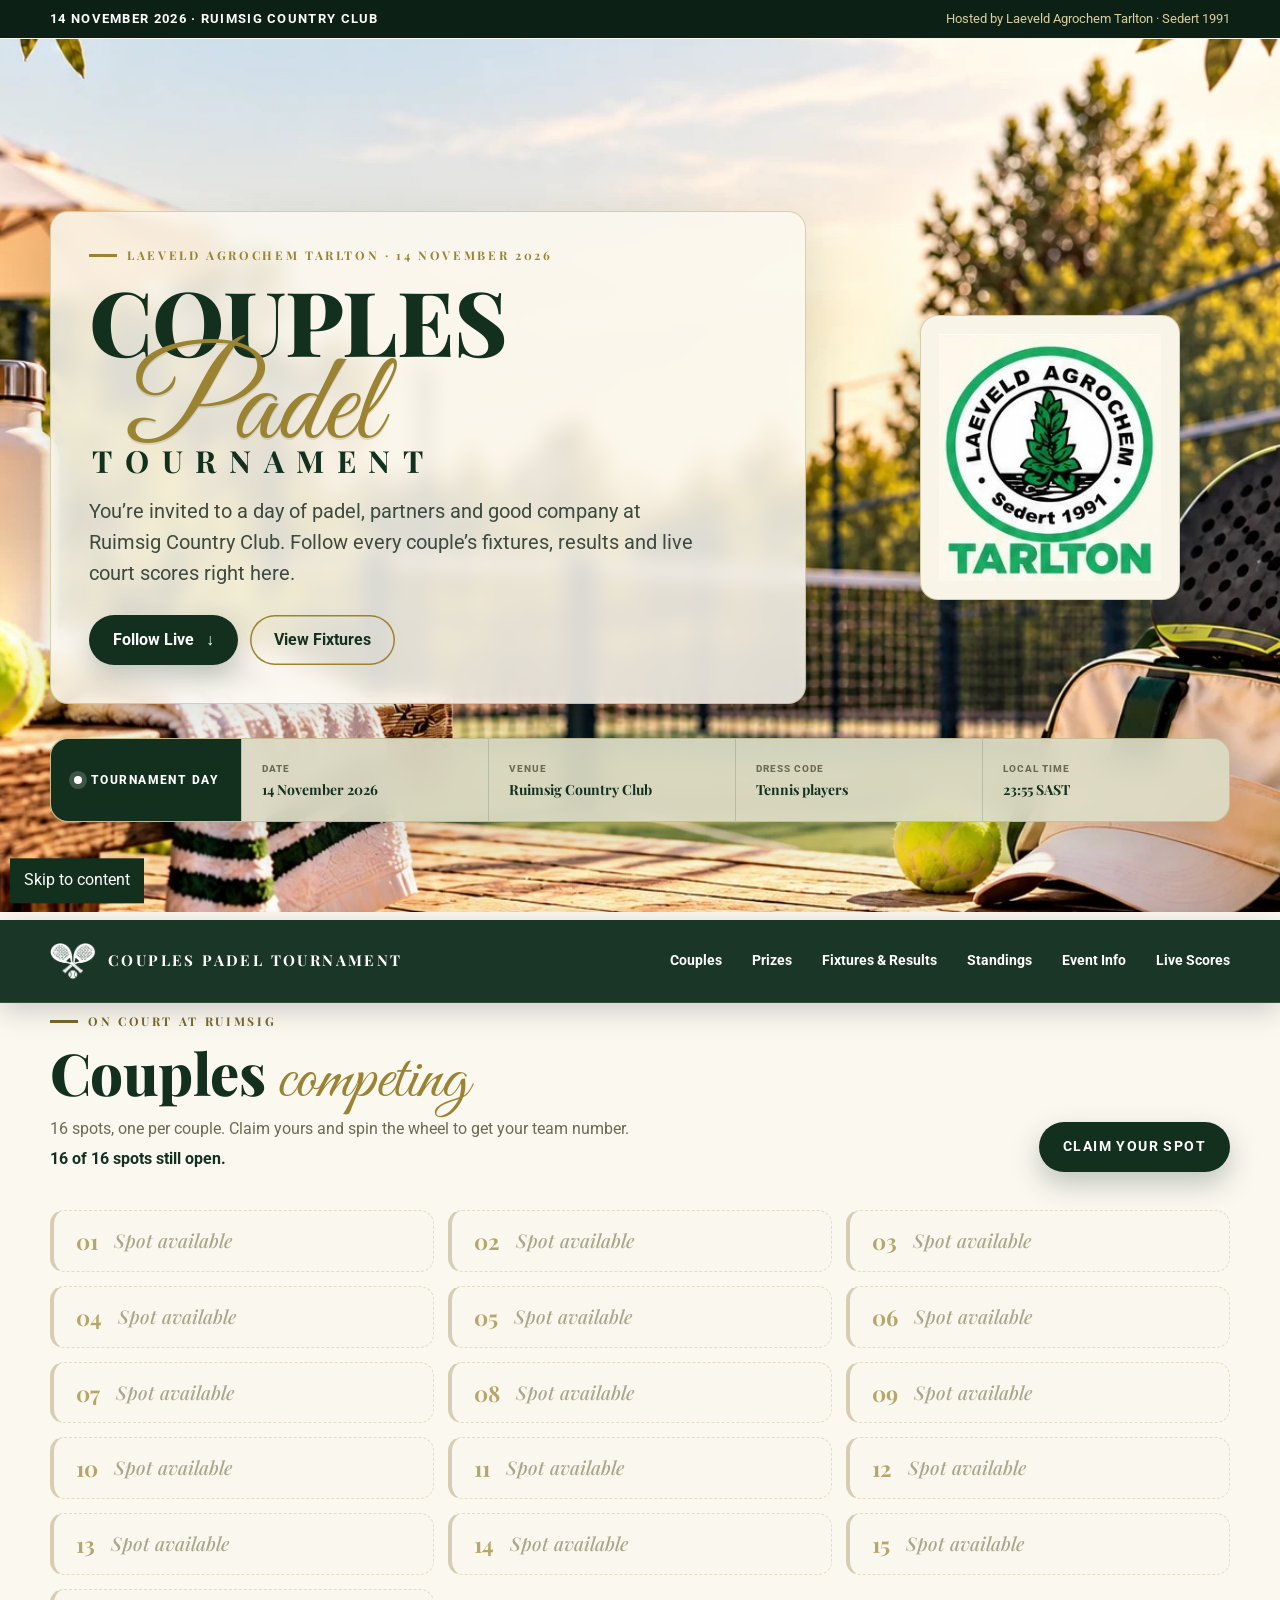
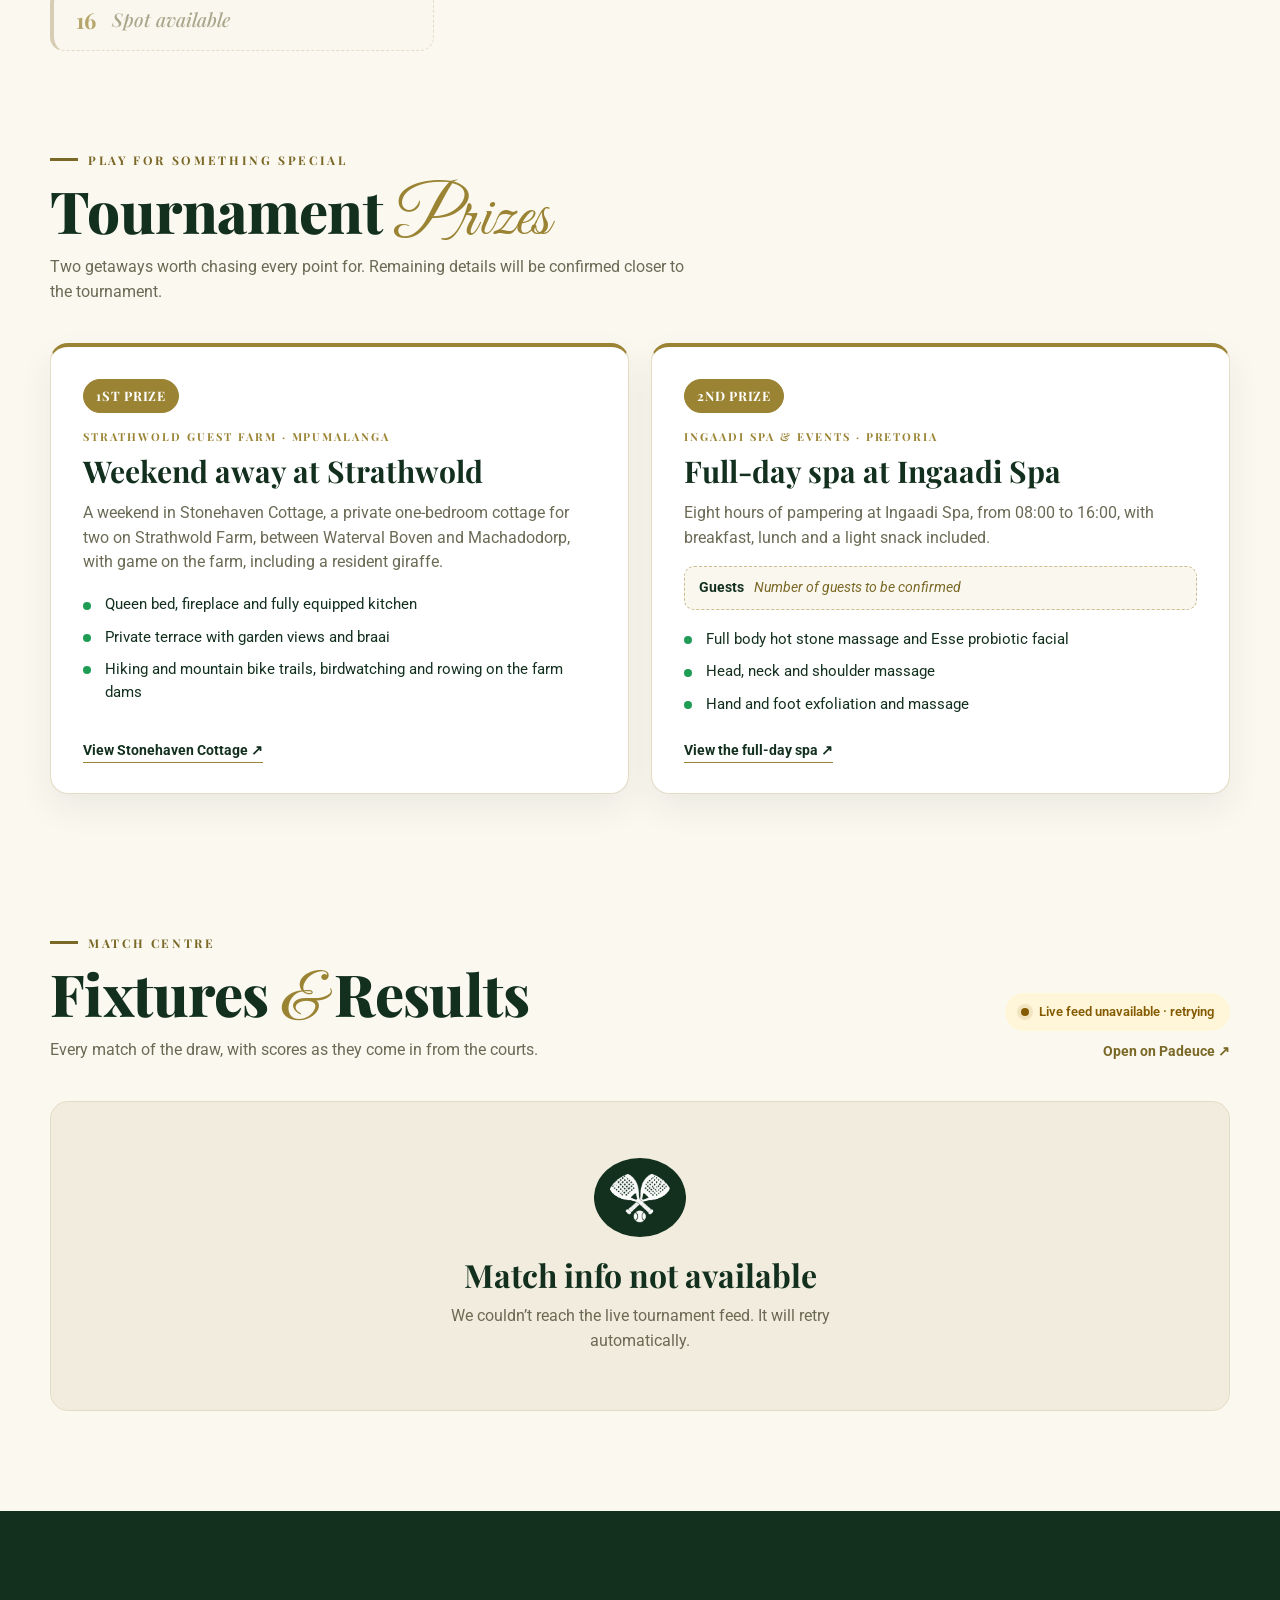
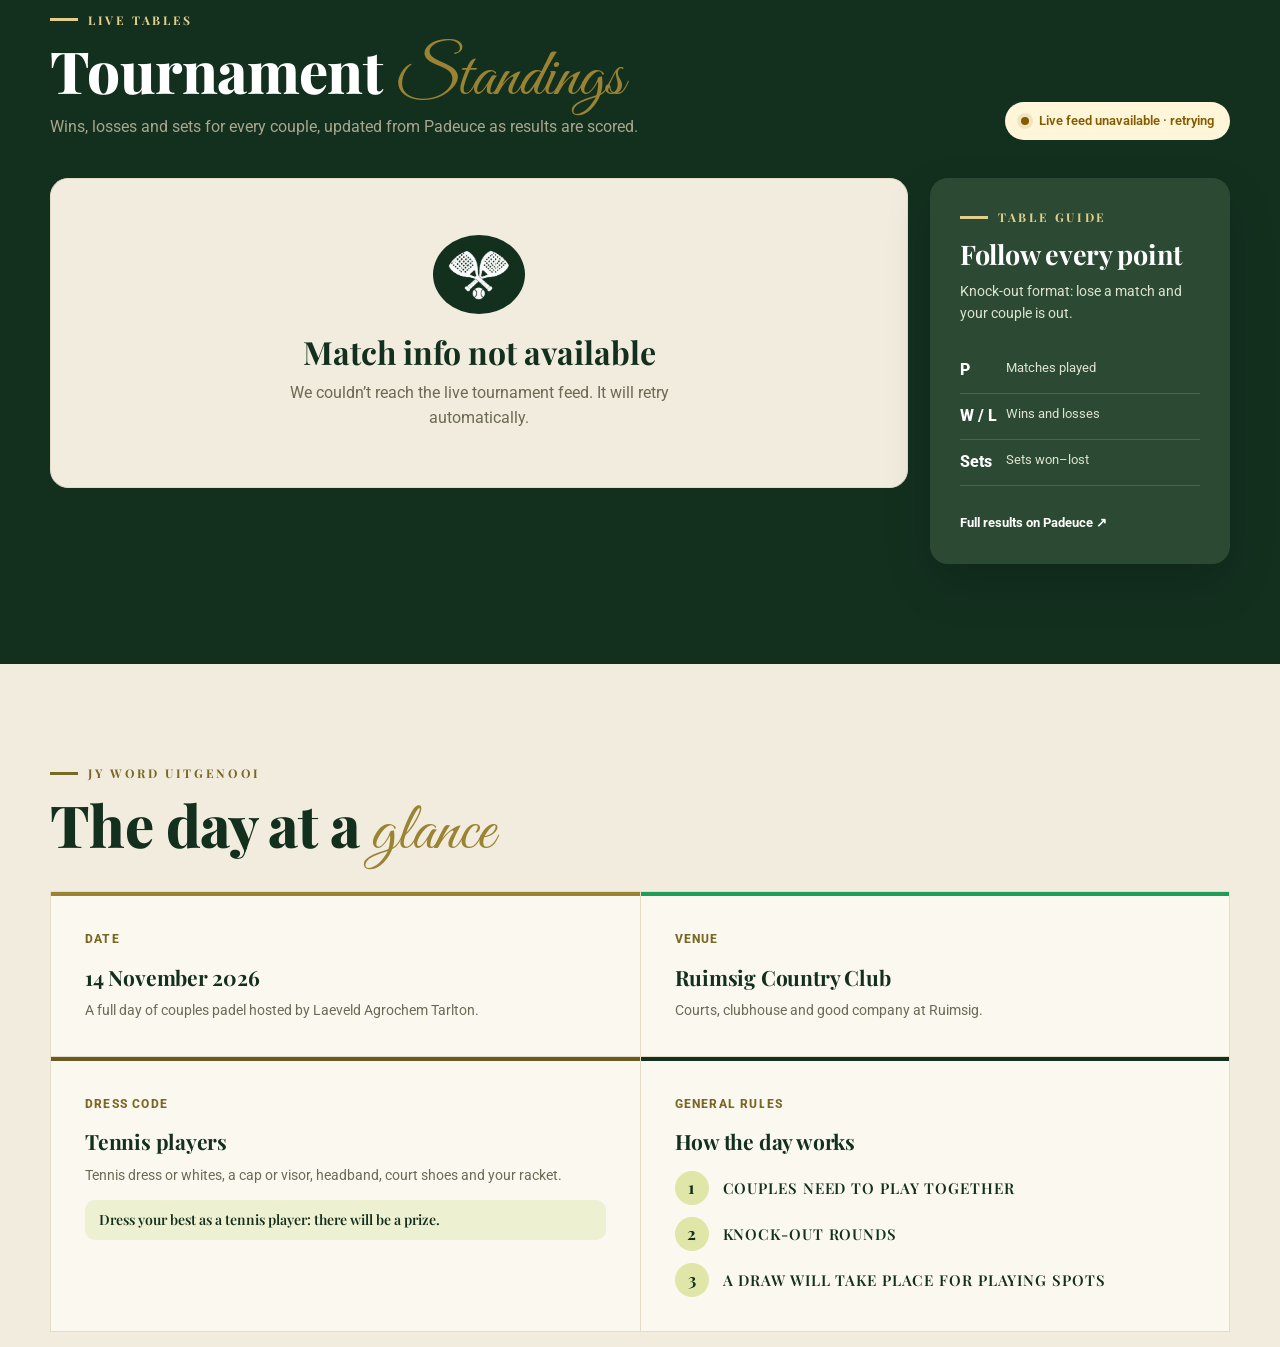
<file: schedule/index.html>
<!doctype html><html lang="en-ZA"><head><meta charset="utf-8"><meta name="viewport" content="width=device-width,initial-scale=1"><meta http-equiv="refresh" content="0;url=../#fixtures"><title>Cape Town Tennis League Fixtures</title></head><body><p><a href="../#fixtures">View Cape Town Tennis League fixtures and results</a></p></body></html>
</file>
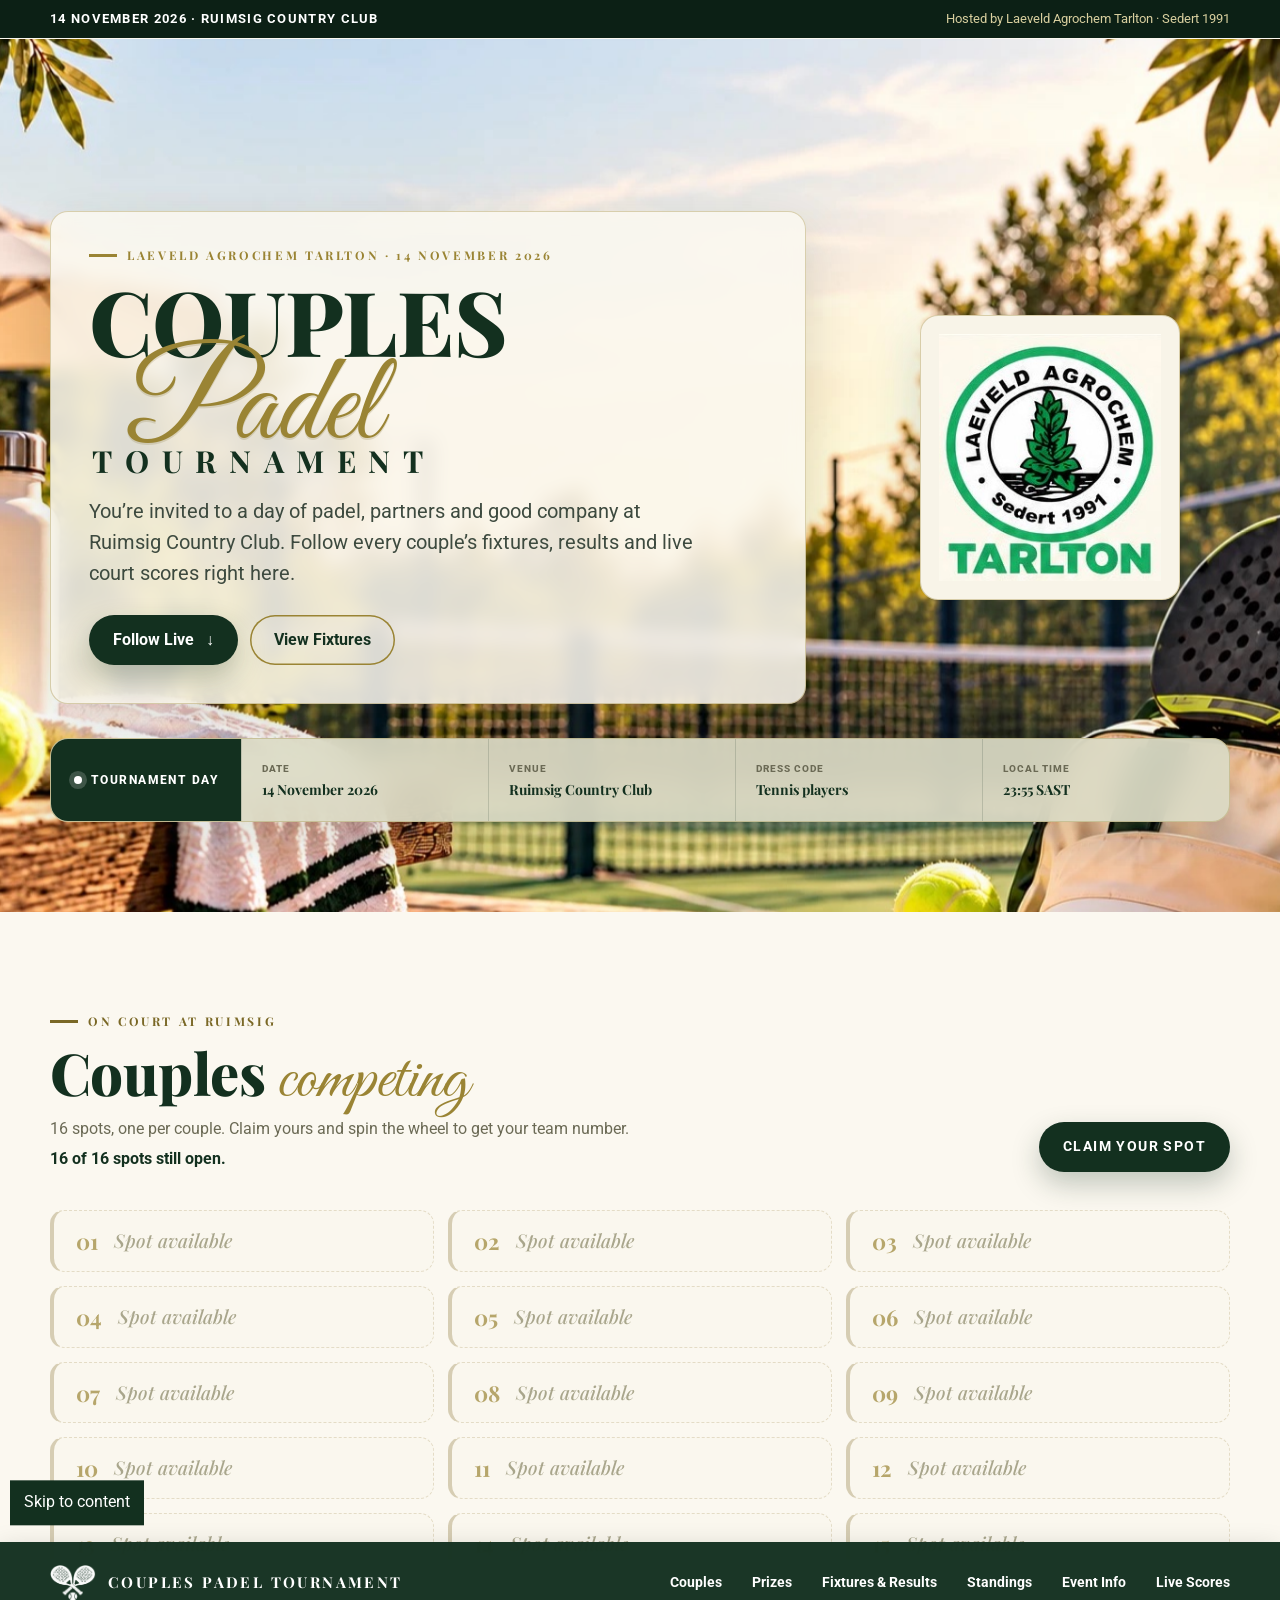
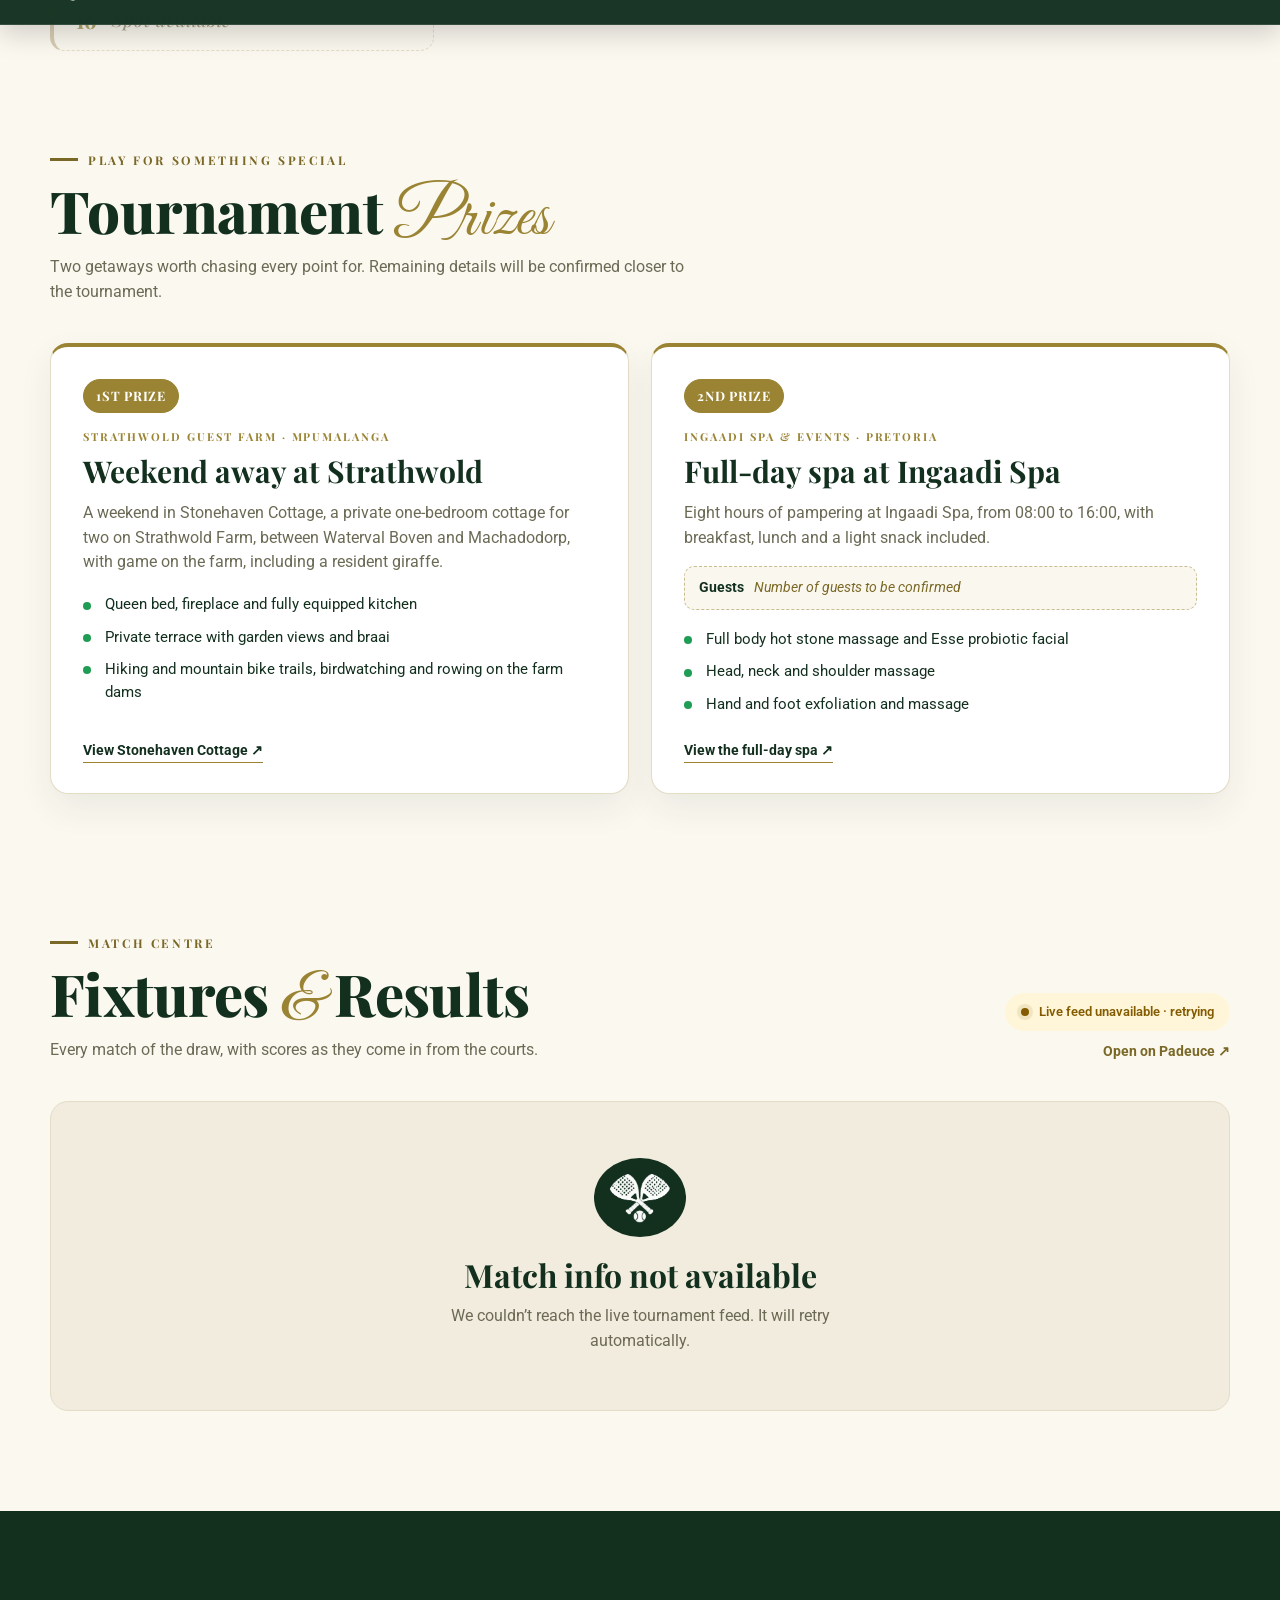
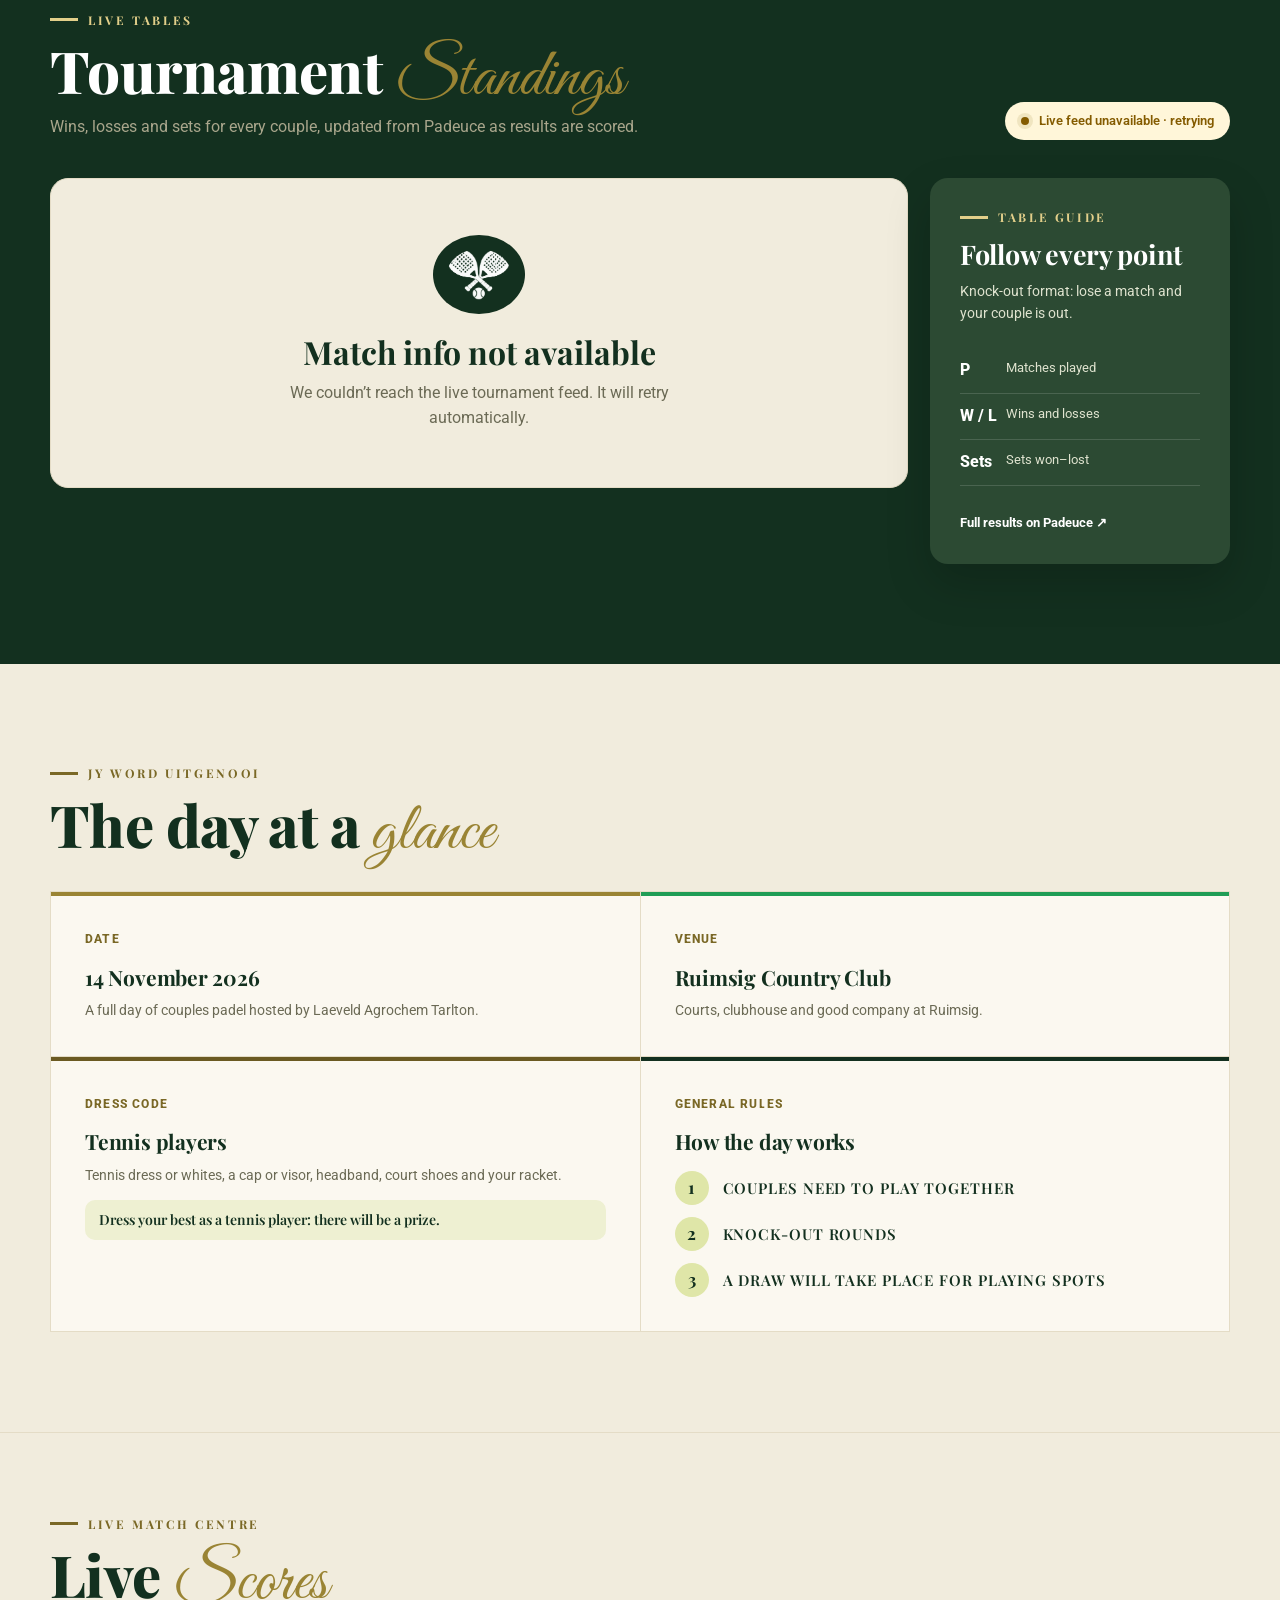
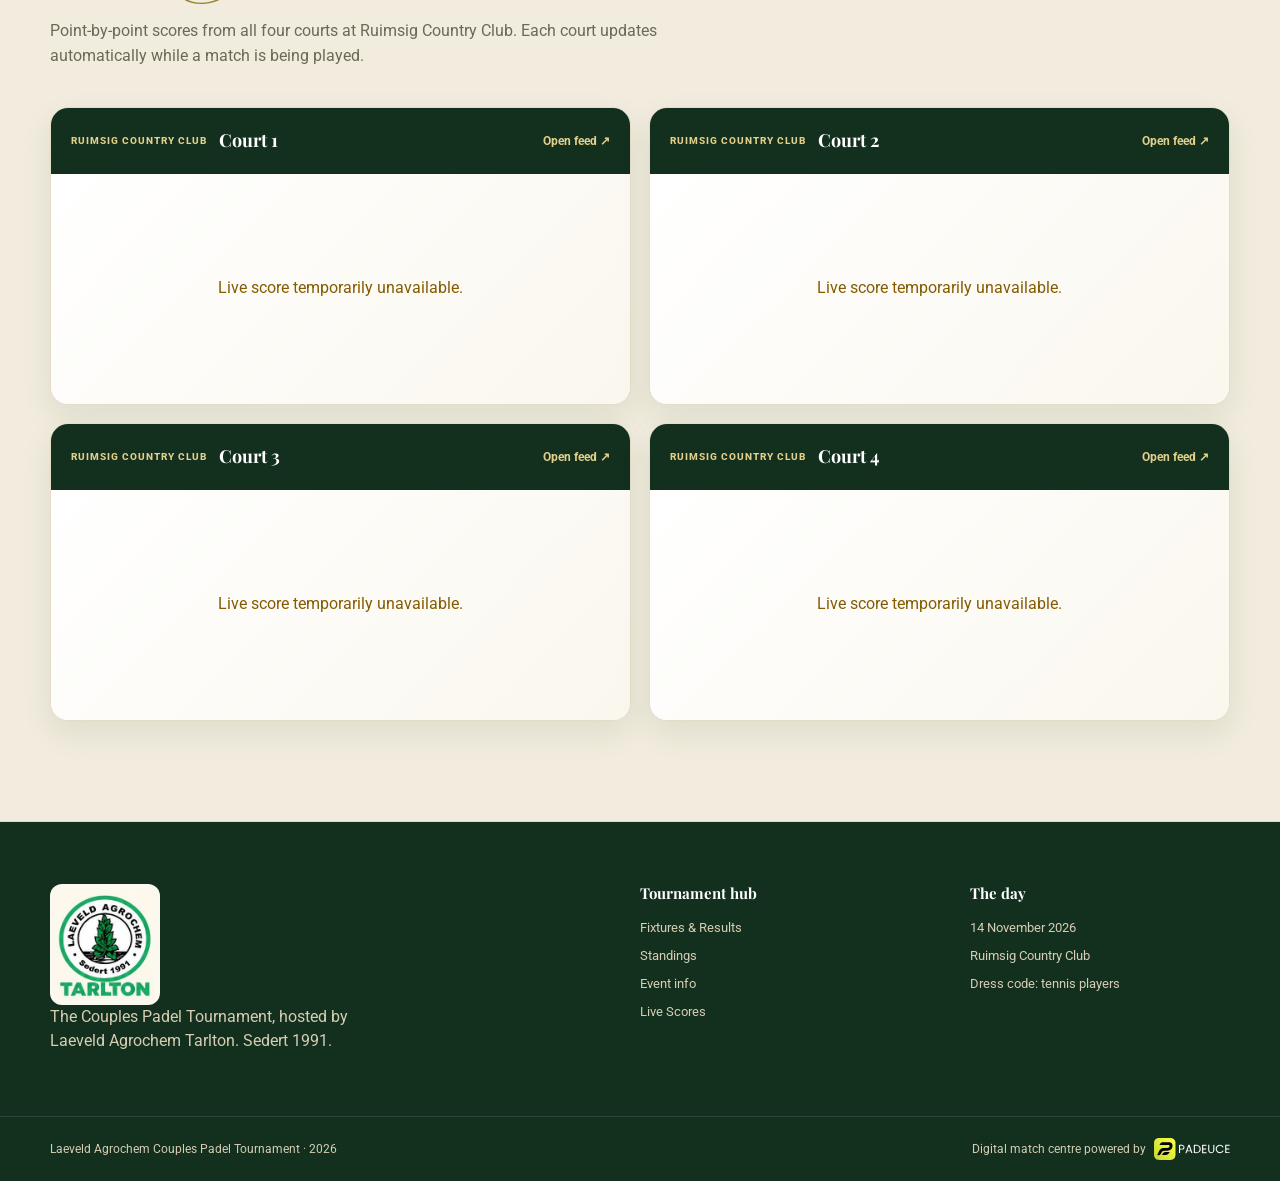
<file: standings/index.html>
<!doctype html><html lang="en-ZA"><head><meta charset="utf-8"><meta name="viewport" content="width=device-width,initial-scale=1"><meta http-equiv="refresh" content="0;url=../#standings"><title>Cape Town Tennis League Standings</title></head><body><p><a href="../#standings">View Cape Town Tennis League standings</a></p></body></html>
</file>
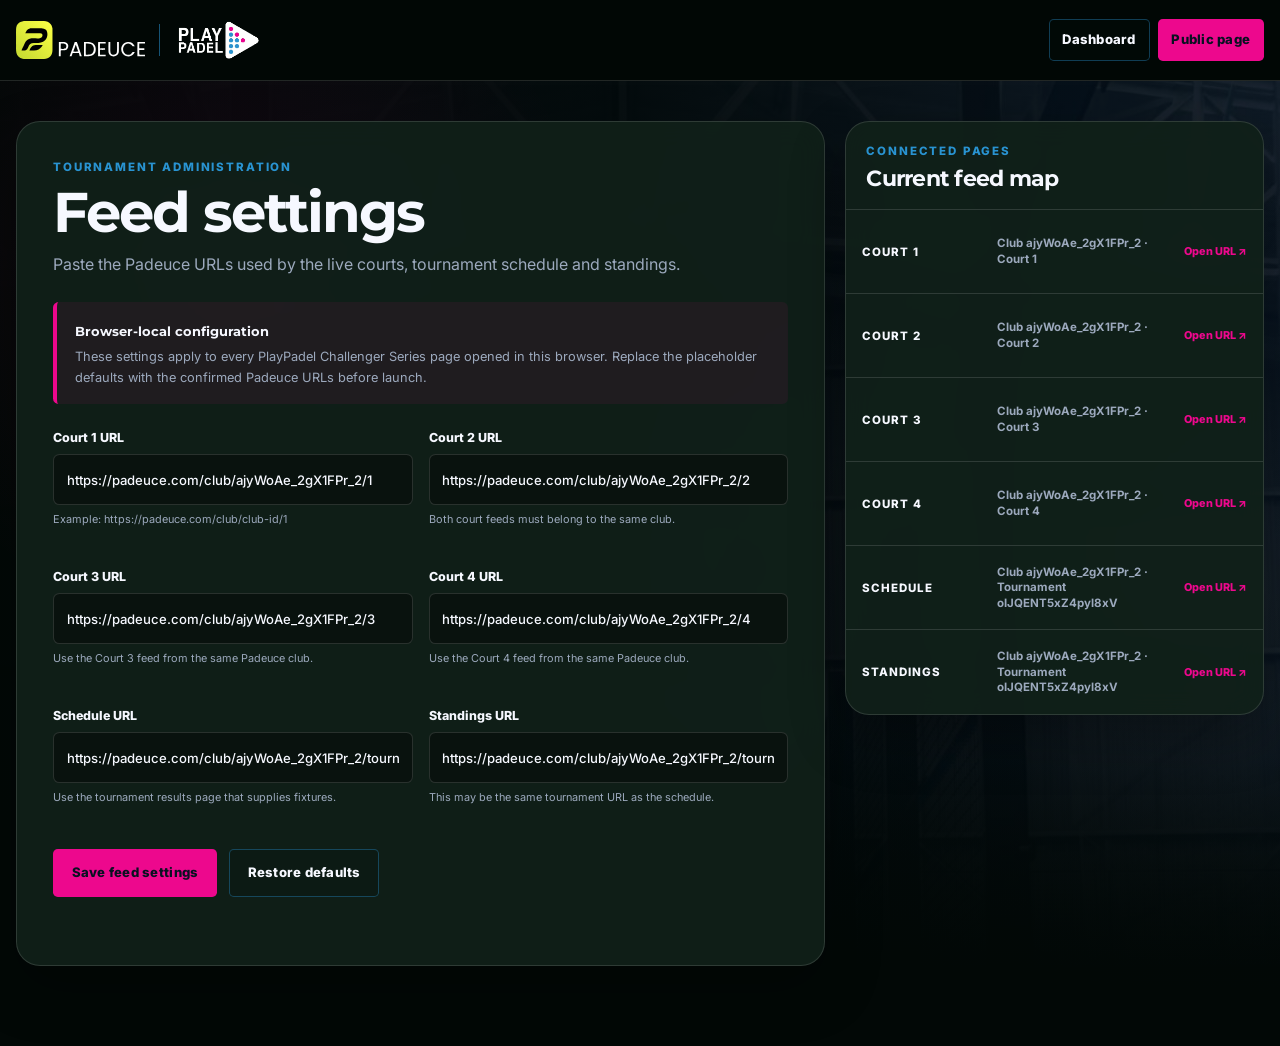
<file: admin/settings/index.html>
<!doctype html>
<html lang="en-ZA">
<head>
  <meta charset="utf-8">
  <meta name="viewport" content="width=device-width, initial-scale=1">
  <title>Feed Settings | PlayPadel Challenger Series Admin</title>
  <meta name="description" content="Configure browser-local court, schedule and standings feeds for PlayPadel Challenger Series.">
  <meta name="robots" content="noindex,nofollow">
  <meta name="theme-color" content="#081121">
  <link rel="icon" href="../../favicon.svg" type="image/svg+xml">
  <link rel="preconnect" href="https://fonts.googleapis.com">
  <link rel="preconnect" href="https://fonts.gstatic.com" crossorigin>
  <link href="https://fonts.googleapis.com/css2?family=Inter:wght@400;500;600;700&amp;family=Montserrat:wght@700;800;900&amp;display=swap" rel="stylesheet">
  <link rel="stylesheet" href="../../css/reset.css">
  <link rel="stylesheet" href="../../css/variables.css">
  <link rel="stylesheet" href="../../css/base.css">
  <link rel="stylesheet" href="../../css/layout.css">
  <link rel="stylesheet" href="../../css/components.css">
  <link rel="stylesheet" href="../admin.css?v=4">
  <link rel="stylesheet" href="settings.css">
</head>
<body class="admin-page settings-page">
  <a class="skip-link" href="#feed-settings">Skip to feed settings</a>
  <header class="admin-header">
    <div class="container admin-header__inner">
      <a class="admin-brand" href="../index.html" aria-label="Tournament dashboard">
        <img class="admin-brand__padeuce" src="../../assets/images/padeuce-brandmark.svg" width="285" height="83" alt="Padeuce">
        <span aria-hidden="true"></span>
        <img class="admin-brand__event" src="../../assets/images/Play-Padel-Hermanus-Logo.webp" width="344" height="193" alt="Play Padel Hermanus">
      </a>
      <div class="admin-header__actions">
        <a class="button button--ghost button--small" href="../index.html">Dashboard</a>
        <a class="button button--primary button--small" href="../../index.html">Public page</a>
      </div>
    </div>
  </header>

  <main class="settings-main" id="feed-settings">
    <div class="admin-backdrop" aria-hidden="true"></div>
    <div class="container settings-layout">
      <section class="settings-card" aria-labelledby="settings-title">
        <div class="settings-heading">
          <p class="eyebrow">Tournament administration</p>
          <h1 id="settings-title">Feed settings</h1>
          <p>Paste the Padeuce URLs used by the live courts, tournament schedule and standings.</p>
        </div>

        <div class="settings-notice">
          <strong>Browser-local configuration</strong>
          <p>These settings apply to every PlayPadel Challenger Series page opened in this browser. Replace the placeholder defaults with the confirmed Padeuce URLs before launch.</p>
        </div>

        <form class="settings-form" data-feed-settings-form novalidate>
          <div class="settings-fields">
            <label class="settings-field" for="court-1-url">
              <span>Court 1 URL</span>
              <input id="court-1-url" name="court1Url" type="url" inputmode="url" autocomplete="url" spellcheck="false" required aria-describedby="court-1-help court-1-error">
              <small id="court-1-help">Example: https://padeuce.com/club/club-id/1</small>
              <em id="court-1-error" data-error-for="court1Url"></em>
            </label>

            <label class="settings-field" for="court-2-url">
              <span>Court 2 URL</span>
              <input id="court-2-url" name="court2Url" type="url" inputmode="url" autocomplete="url" spellcheck="false" required aria-describedby="court-2-help court-2-error">
              <small id="court-2-help">Both court feeds must belong to the same club.</small>
              <em id="court-2-error" data-error-for="court2Url"></em>
            </label>

            <label class="settings-field" for="court-3-url">
              <span>Court 3 URL</span>
              <input id="court-3-url" name="court3Url" type="url" inputmode="url" autocomplete="url" spellcheck="false" required aria-describedby="court-3-help court-3-error">
              <small id="court-3-help">Use the Court 3 feed from the same Padeuce club.</small>
              <em id="court-3-error" data-error-for="court3Url"></em>
            </label>

            <label class="settings-field" for="court-4-url">
              <span>Court 4 URL</span>
              <input id="court-4-url" name="court4Url" type="url" inputmode="url" autocomplete="url" spellcheck="false" required aria-describedby="court-4-help court-4-error">
              <small id="court-4-help">Use the Court 4 feed from the same Padeuce club.</small>
              <em id="court-4-error" data-error-for="court4Url"></em>
            </label>

            <label class="settings-field" for="schedule-url">
              <span>Schedule URL</span>
              <input id="schedule-url" name="scheduleUrl" type="url" inputmode="url" autocomplete="url" spellcheck="false" required aria-describedby="schedule-help schedule-error">
              <small id="schedule-help">Use the tournament results page that supplies fixtures.</small>
              <em id="schedule-error" data-error-for="scheduleUrl"></em>
            </label>

            <label class="settings-field" for="standings-url">
              <span>Standings URL</span>
              <input id="standings-url" name="standingsUrl" type="url" inputmode="url" autocomplete="url" spellcheck="false" required aria-describedby="standings-help standings-error">
              <small id="standings-help">This may be the same tournament URL as the schedule.</small>
              <em id="standings-error" data-error-for="standingsUrl"></em>
            </label>
          </div>

          <div class="settings-actions">
            <button class="button button--primary" type="submit">Save feed settings</button>
            <button class="button button--ghost" type="button" data-reset-feed-settings>Restore defaults</button>
            <p class="settings-status" data-settings-status role="status" aria-live="polite"></p>
          </div>
        </form>
      </section>

      <aside class="settings-connections" aria-labelledby="connections-title">
        <div class="settings-connections__heading">
          <p class="eyebrow">Connected pages</p>
          <h2 id="connections-title">Current feed map</h2>
        </div>
        <div class="settings-connection-list">
          <a class="settings-connection" data-connection="court1Url" data-feed-url="court1Url" href="#" target="_blank" rel="noopener noreferrer"><span>Court 1</span><strong data-connection-detail="court1Url">Checking…</strong><i>Open URL ↗</i></a>
          <a class="settings-connection" data-connection="court2Url" data-feed-url="court2Url" href="#" target="_blank" rel="noopener noreferrer"><span>Court 2</span><strong data-connection-detail="court2Url">Checking…</strong><i>Open URL ↗</i></a>
          <a class="settings-connection" data-connection="court3Url" data-feed-url="court3Url" href="#" target="_blank" rel="noopener noreferrer"><span>Court 3</span><strong data-connection-detail="court3Url">Checking…</strong><i>Open URL ↗</i></a>
          <a class="settings-connection" data-connection="court4Url" data-feed-url="court4Url" href="#" target="_blank" rel="noopener noreferrer"><span>Court 4</span><strong data-connection-detail="court4Url">Checking…</strong><i>Open URL ↗</i></a>
          <a class="settings-connection" data-connection="scheduleUrl" data-feed-url="scheduleUrl" href="#" target="_blank" rel="noopener noreferrer"><span>Schedule</span><strong data-connection-detail="scheduleUrl">Checking…</strong><i>Open URL ↗</i></a>
          <a class="settings-connection" data-connection="standingsUrl" data-feed-url="standingsUrl" href="#" target="_blank" rel="noopener noreferrer"><span>Standings</span><strong data-connection-detail="standingsUrl">Checking…</strong><i>Open URL ↗</i></a>
        </div>
      </aside>
    </div>
  </main>

  <script src="../../js/feed-config.js?v=2"></script>
  <script src="settings.js"></script>
</body>
</html>
</file>
<file: css/tennis-league.css>
:root{--ink:#13301f;--ink-deep:#0c2015;--muted:#6b6a55;--line:#e4dcc6;--paper:#fbf8f0;--surface:#f1ecdd;--blue:#9a8434;--blue-dark:#7a6826;--green:#1f9d55;--red:#6b5a22;--indigo:#2c4a33;--shadow:0 20px 54px rgba(19,48,31,.12);--radius:18px;--container:min(1180px,calc(100% - 40px))}
html{scroll-behavior:smooth}body{margin:0;color:var(--ink);background:var(--paper);font:400 16px/1.55 Roboto,Arial,sans-serif;-webkit-font-smoothing:antialiased}body,button,select{font-family:Roboto,Arial,sans-serif}img{display:block;max-width:100%}a{color:inherit;text-decoration:none}button,select{font-size:inherit}button{cursor:pointer}[hidden]{display:none!important}.container{width:var(--container);margin-inline:auto}.skip-link{position:fixed;top:10px;left:10px;z-index:100;padding:10px 14px;color:#fff;background:var(--ink);transform:translateY(-160%)}.skip-link:focus{transform:translateY(0)}
.utility-bar{color:#fff;background:var(--ink-deep);font-size:13px}.utility-bar__inner{min-height:38px;display:flex;align-items:center;justify-content:space-between;gap:20px}.utility-bar p{margin:0;text-transform:uppercase;letter-spacing:.1em;font-weight:700}.utility-bar a{color:#d9cf9f}.utility-bar a:hover{color:#fff}
.site-header{position:sticky;top:0;z-index:40;background:rgba(255,255,255,.96);border-bottom:1px solid rgba(19,48,31,.08);backdrop-filter:blur(14px)}.site-header__inner{height:82px;display:flex;align-items:center;justify-content:space-between;gap:30px}.brand{display:flex;align-items:center;gap:18px;min-width:0}.brand__padeuce{width:118px;height:auto;padding:8px 10px;border-radius:9px;background:var(--ink)}.brand>span{width:1px;height:38px;background:var(--line)}.brand__ct{width:104px;height:52px;object-fit:contain}.site-nav{display:flex;align-items:center;gap:30px;font-size:14px;font-weight:700}.site-nav a{position:relative;padding-block:30px}.site-nav a:after{content:"";position:absolute;left:0;right:100%;bottom:19px;height:3px;background:var(--blue);transition:right .2s}.site-nav a:hover:after,.site-nav a:focus-visible:after{right:0}.menu-toggle{display:none;border:0;background:transparent;padding:8px}.menu-toggle span{display:block;width:23px;height:2px;margin:4px;background:var(--ink)}.menu-toggle b{position:absolute;width:1px;height:1px;overflow:hidden;clip:rect(0 0 0 0)}.mobile-nav{border-top:1px solid var(--line);padding:8px 20px 18px;background:#fff}.mobile-nav a{display:block;padding:12px 0;font-weight:700;border-bottom:1px solid var(--line)}
.hero{position:relative;min-height:660px;display:grid;align-items:center;overflow:hidden;color:#fff;background:var(--ink)}.hero__media,.hero__veil{position:absolute;inset:0;width:100%;height:100%}.hero__media{object-fit:cover;object-position:center}.hero__veil{background:linear-gradient(90deg,rgba(12,32,21,.93) 0%,rgba(19,48,31,.74) 50%,rgba(12,32,21,.35) 100%),linear-gradient(0deg,rgba(8,22,14,.32),transparent 52%)}.hero:after{content:"";position:absolute;inset:auto -8% -90px auto;width:460px;height:460px;border:90px solid rgba(154,132,52,.2);border-radius:50%}.hero__content{position:relative;z-index:2;display:grid;grid-template-columns:minmax(0,1fr) 350px;align-items:center;gap:70px;padding-block:90px}.eyebrow{margin:0 0 12px;display:flex;align-items:center;gap:10px;color:var(--blue-dark);font-size:12px;font-weight:800;text-transform:uppercase;letter-spacing:.15em}.eyebrow>span{width:28px;height:3px;background:currentColor}.eyebrow--light{color:#e2cf8a}.hero h1{margin:0;max-width:720px;font:700 clamp(54px,7vw,92px)/.93 "Playfair Display",Georgia,serif;letter-spacing:-.055em}.hero h1 strong{color:#fff;font-weight:800}.hero__intro{max-width:620px;margin:26px 0 0;color:#efe9d6;font-size:20px;line-height:1.55}.button-row{display:flex;flex-wrap:wrap;gap:12px;margin-top:34px}.button{min-height:50px;padding:0 24px;border:0;border-radius:50px;display:inline-flex;align-items:center;justify-content:center;gap:12px;font-weight:700;transition:transform .2s,box-shadow .2s,background .2s}.button:hover{transform:translateY(-2px)}.button--primary{color:#fff;background:var(--blue);box-shadow:0 12px 28px rgba(154,132,52,.3)}.button--primary:hover{background:var(--blue-dark)}.button--light{color:var(--ink);background:#fff}.button--dark{color:#fff;background:var(--ink)}
.season-card{background:rgba(255,255,255,.96);color:var(--ink);border-radius:var(--radius);box-shadow:var(--shadow);overflow:hidden}.season-card__live{padding:14px 22px;display:flex;align-items:center;gap:9px;color:#fff;background:var(--green);font-size:12px;font-weight:800;text-transform:uppercase;letter-spacing:.12em}.season-card__live i,[data-sheet-status] i,.standing-updated i{width:8px;height:8px;border-radius:50%;background:currentColor;box-shadow:0 0 0 5px rgba(255,255,255,.18)}.season-card__date{padding:28px 28px 22px;display:grid;grid-template-columns:auto 1fr;align-items:end;column-gap:12px;border-bottom:1px solid var(--line)}.season-card__date span{grid-column:1/-1;color:var(--muted);font-size:12px;text-transform:uppercase;font-weight:700;letter-spacing:.12em}.season-card__date strong{font:800 70px/.9 "Playfair Display",Georgia,serif;color:var(--blue)}.season-card__date b{padding-bottom:7px;font:700 20px/1.1 "Playfair Display",Georgia,serif}.season-card__details{padding:8px 28px 20px}.season-card__details div{padding:13px 0;display:flex;justify-content:space-between;gap:12px;border-bottom:1px solid var(--line)}.season-card__details div:last-child{border:0}.season-card__details span{color:var(--muted);font-size:13px}.season-card__details strong{text-align:right;font-size:13px}
.quick-nav{position:relative;z-index:3;margin-top:-34px}.quick-nav__grid{display:grid;grid-template-columns:repeat(3,1fr);box-shadow:var(--shadow)}.quick-nav__item{min-height:105px;padding:20px 26px;display:grid;grid-template-columns:auto 1fr auto;align-items:center;gap:18px;color:#fff}.quick-nav__item--blue{background:var(--blue)}.quick-nav__item--green{background:var(--green)}.quick-nav__item--red{background:var(--red)}.quick-nav__item>span{font:800 28px/1 "Playfair Display",Georgia,serif;opacity:.45}.quick-nav__item b,.quick-nav__item small{display:block}.quick-nav__item b{font:700 17px/1.2 "Playfair Display",Georgia,serif}.quick-nav__item small{margin-top:3px;opacity:.78;font-size:12px}.quick-nav__item i{font-style:normal;font-size:24px;transition:transform .2s}.quick-nav__item:hover i{transform:translateX(5px)}
.league-overview{padding:74px 0 30px}.league-overview__grid{display:grid;grid-template-columns:repeat(3,130px) 1fr;align-items:center;gap:34px}.league-overview__grid>div{padding-right:28px;border-right:1px solid var(--line)}.league-overview__grid strong,.league-overview__grid span{display:block}.league-overview__grid strong{font:800 34px/1 "Playfair Display",Georgia,serif}.league-overview__grid>div span{margin-top:6px;color:var(--muted);font-size:12px;text-transform:uppercase;letter-spacing:.07em}[data-sheet-status]{justify-self:end;display:flex;align-items:center;gap:12px;margin:0;padding:13px 18px;color:var(--blue-dark);background:#f3eedb;border-radius:50px;font-size:13px;font-weight:600}[data-sheet-status] i{background:var(--blue);box-shadow:0 0 0 5px rgba(154,132,52,.14)}[data-sheet-status][data-state=success]{color:#17773f;background:#e6f2e8}[data-sheet-status][data-state=success] i{background:var(--green)}[data-sheet-status][data-state=warning]{color:#845b00;background:#fff6d9}
.section{padding:100px 0}.section-heading{margin-bottom:38px;display:flex;align-items:end;justify-content:space-between;gap:30px}.section-heading h2{margin:0;font:800 clamp(38px,5vw,58px)/1 "Playfair Display",Georgia,serif;letter-spacing:-.045em}.section-heading h2 em{color:var(--blue);font-style:normal}.section-heading>div>p:last-child{max-width:650px;margin:16px 0 0;color:var(--muted)}.text-link{color:var(--blue-dark);font-size:14px;font-weight:700;white-space:nowrap}.text-link:hover{text-decoration:underline}
.match-toolbar{padding:18px;display:flex;align-items:end;justify-content:space-between;gap:24px;background:var(--surface);border:1px solid var(--line);border-radius:var(--radius)}.view-switcher,.gender-switcher{padding:4px;display:flex;border-radius:50px;background:#fff;box-shadow:inset 0 0 0 1px var(--line)}.view-switcher button,.gender-switcher button{min-height:44px;padding:0 20px;border:0;border-radius:50px;color:var(--muted);background:transparent;font-weight:700}.view-switcher button span{min-width:24px;margin-left:6px;padding:3px 6px;display:inline-block;border-radius:50px;background:rgba(19,48,31,.08);font-size:11px}.view-switcher button[aria-selected=true],.gender-switcher button[aria-selected=true]{color:#fff;background:var(--ink)}.filter-row{display:flex;align-items:end;gap:10px}.filter-row label,.standings-controls label{display:grid;gap:6px}.filter-row label>span,.standings-controls label>span{color:var(--muted);font-size:11px;font-weight:700;text-transform:uppercase;letter-spacing:.08em}.filter-row select,.standings-controls select{height:44px;min-width:142px;padding:0 36px 0 14px;border:1px solid var(--line);border-radius:10px;color:var(--ink);background:#fff;font-weight:600}.filter-row__division select{min-width:200px}
.matchday-strip{margin:26px 0;padding-bottom:8px;display:flex;gap:8px;overflow-x:auto;scrollbar-width:thin}.matchday-strip button{flex:0 0 auto;min-width:112px;padding:10px 15px;border:1px solid var(--line);border-radius:12px;color:var(--muted);background:#fff;text-align:left}.matchday-strip button b,.matchday-strip button span{display:block}.matchday-strip button b{color:var(--ink);font-size:13px}.matchday-strip button span{margin-top:2px;font-size:11px}.matchday-strip button[aria-pressed=true]{color:#fff;background:var(--blue);border-color:var(--blue);box-shadow:0 8px 20px rgba(154,132,52,.25)}.matchday-strip button[aria-pressed=true] b{color:#fff}.fixture-grid{display:grid;grid-template-columns:repeat(3,minmax(0,1fr));gap:18px}.match-card{min-width:0;padding:22px;border:1px solid var(--line);border-radius:var(--radius);background:#fff;box-shadow:0 8px 30px rgba(19,48,31,.06);transition:transform .2s,box-shadow .2s,border-color .2s}.match-card:hover{transform:translateY(-3px);border-color:#e8dcab;box-shadow:0 16px 36px rgba(19,48,31,.12)}.match-card__top{display:flex;justify-content:space-between;align-items:center;gap:12px}.match-card__id{color:var(--muted);font-size:11px;font-weight:700;letter-spacing:.08em}.status-pill{padding:5px 10px;border-radius:50px;color:var(--blue-dark);background:#f3eedb;font-size:10px;font-weight:800;text-transform:uppercase;letter-spacing:.08em}.status-pill--completed{color:#17773f;background:#e6f2e8}.match-card__division{margin:17px 0 2px;color:var(--muted);font-size:12px}.match-card__date{margin:0 0 16px;font:700 15px/1.2 "Playfair Display",Georgia,serif}.match-card__teams{border-block:1px solid var(--line);padding:9px 0}.match-team{min-height:45px;display:grid;grid-template-columns:1fr auto;align-items:center;gap:12px}.match-team+.match-team{border-top:1px dashed var(--line)}.match-team span{min-width:0;overflow:hidden;text-overflow:ellipsis;white-space:nowrap;font-weight:700}.match-team b{min-width:28px;text-align:center;font:800 20px/1 "Playfair Display",Georgia,serif}.match-card__footer{margin-top:14px;display:flex;justify-content:space-between;gap:12px;color:var(--muted);font-size:11px}.match-card__footer strong{color:var(--ink)}.empty-state{grid-column:1/-1;padding:60px 24px;text-align:center;border:1px dashed #d6cdb3;border-radius:var(--radius);background:var(--surface)}.empty-state span{width:54px;height:54px;margin:0 auto 16px;display:grid;place-items:center;border-radius:50%;color:#fff;background:var(--blue);font-size:24px}.empty-state h3{margin:0;font:700 22px/1.2 "Playfair Display",Georgia,serif}.empty-state p{max-width:540px;margin:10px auto 0;color:var(--muted)}.loading-card{height:260px;padding:24px;border:1px solid var(--line);border-radius:var(--radius)}.loading-card span{height:16px;margin-bottom:24px;display:block;border-radius:6px;background:linear-gradient(90deg,#ece6d3,#faf7ee,#ece6d3);background-size:200% 100%;animation:pulse 1.4s infinite}.loading-card span:nth-child(2){height:80px}.loading-card span:nth-child(3){width:55%}@keyframes pulse{to{background-position:-200% 0}}.load-more-wrap{margin-top:28px;text-align:center}
.section--standings{position:relative;overflow:hidden;color:#fff;background:var(--ink)}.section--standings:before{content:"";position:absolute;width:520px;height:520px;top:-290px;right:-130px;border:90px solid rgba(154,132,52,.1);border-radius:50%}.section-heading--light{position:relative}.section-heading--light h2 em{color:#d8c37a}.section-heading--light>div>p:last-child{color:#a9a68c}.standing-updated{display:flex;align-items:center;gap:12px;color:#a8dbb8;font-size:13px}.standing-updated i{background:var(--green);color:var(--green)}.standings-controls{position:relative;margin-bottom:20px;padding:14px;display:flex;align-items:end;justify-content:space-between;border:1px solid rgba(255,255,255,.12);border-radius:var(--radius);background:rgba(255,255,255,.06)}.gender-switcher{background:rgba(255,255,255,.08);box-shadow:none}.gender-switcher button{color:#d6cdb3}.gender-switcher button[aria-selected=true]{background:var(--blue)}.standings-controls label>span{color:#a9a68c}.standings-controls select{min-width:260px}.standings-layout{position:relative;display:grid;grid-template-columns:minmax(0,1fr) 300px;align-items:start;gap:22px}.standings-card{overflow:hidden;color:var(--ink);background:#fff;border-radius:var(--radius);box-shadow:0 24px 65px rgba(0,0,0,.28)}.standings-card>header{min-height:90px;padding:20px 26px;display:flex;align-items:center;justify-content:space-between;gap:20px;border-bottom:1px solid var(--line)}.standings-card h3{margin:0;font:700 24px/1.2 "Playfair Display",Georgia,serif}.standings-card header>b{padding:7px 12px;color:var(--blue-dark);background:#f3eedb;border-radius:50px;font-size:11px}.standings-table{overflow-x:auto}.standings-row{min-width:680px;min-height:58px;padding:0 24px;display:grid;grid-template-columns:52px minmax(190px,1fr) repeat(6,55px);align-items:center;border-bottom:1px solid var(--line);font-size:13px}.standings-row:last-child{border:0}.standings-row--head{min-height:42px;color:var(--muted);background:var(--surface);font-size:10px;font-weight:800;text-transform:uppercase;letter-spacing:.08em}.standings-row>span:not(:nth-child(2)){text-align:center}.standings-row__rank b{width:30px;height:30px;display:inline-grid;place-items:center;color:var(--ink);background:#ece6d3;border-radius:50%}.standings-row:nth-child(2) .standings-row__rank b{color:#fff;background:var(--blue)}.standings-row__team{font-weight:700}.standings-row__points{color:var(--blue-dark);font:800 17px/1 "Playfair Display",Georgia,serif}.standings-empty{padding:60px 24px;color:var(--muted);text-align:center}.points-card{padding:30px;border-radius:var(--radius);background:var(--indigo);box-shadow:0 20px 45px rgba(0,0,0,.18)}.points-card h3{margin:0 0 12px;font:700 27px/1.12 "Playfair Display",Georgia,serif}.points-card>p:not(.eyebrow){margin:0;color:#dfe3cf;font-size:14px}.points-card dl{margin:24px 0}.points-card dl div{padding:10px 0;display:grid;grid-template-columns:46px 1fr;border-bottom:1px solid rgba(255,255,255,.14)}.points-card dt{font-weight:800}.points-card dd{margin:0;color:#dfe3cf;font-size:13px}.points-card a{font-size:13px;font-weight:700}
.league-info{background:var(--surface)}.timeline{display:grid;grid-template-columns:repeat(3,1fr);gap:1px;border:1px solid var(--line);background:var(--line)}.timeline article{position:relative;padding:34px;background:#fff}.timeline article:before{content:"";position:absolute;top:0;left:0;width:100%;height:4px;background:var(--blue)}.timeline article:nth-child(2):before{background:var(--green)}.timeline article:nth-child(3):before{background:var(--red)}.timeline span{color:var(--blue-dark);font-weight:800;font-size:12px;text-transform:uppercase;letter-spacing:.1em}.timeline b{margin-top:14px;display:block;font:700 21px/1.2 "Playfair Display",Georgia,serif}.timeline p{margin:10px 0 0;color:var(--muted);font-size:14px}
.site-footer{color:#d6cdb3;background:var(--ink)}.site-footer__top{padding-block:62px;display:grid;grid-template-columns:2fr 1fr 1fr;gap:70px}.footer-brand img{width:130px;height:65px;object-fit:contain;filter:brightness(0) invert(1)}.footer-brand p{max-width:320px}.site-footer__top>div:not(:first-child){display:grid;align-content:start;gap:8px}.site-footer__top b{margin-bottom:8px;color:#fff;font:700 15px/1.2 "Playfair Display",Georgia,serif}.site-footer__top a{font-size:13px}.site-footer__top a:hover{color:#fff}.site-footer__bottom{border-top:1px solid rgba(255,255,255,.1)}.site-footer__bottom .container{min-height:64px;display:flex;justify-content:space-between;align-items:center;gap:20px;font-size:12px}.site-footer__bottom span:last-child{display:flex;align-items:center;gap:8px}.site-footer__bottom img{width:76px;height:auto;filter:brightness(0) invert(1)}
@media(max-width:980px){.hero__content{grid-template-columns:1fr 300px;gap:35px}.hero h1{font-size:clamp(52px,8vw,76px)}.league-overview__grid{grid-template-columns:repeat(3,1fr)}[data-sheet-status]{grid-column:1/-1;justify-self:start}.match-toolbar{align-items:stretch;flex-direction:column}.filter-row{display:grid;grid-template-columns:repeat(3,1fr)}.filter-row select{width:100%}.fixture-grid{grid-template-columns:repeat(2,minmax(0,1fr))}.standings-layout{grid-template-columns:1fr}.points-card{display:grid;grid-template-columns:1fr 1fr;gap:16px 28px}.points-card .eyebrow{grid-column:1/-1}.points-card dl{margin:0}}
@media(max-width:760px){:root{--container:min(100% - 28px,1180px)}.utility-bar{display:none}.site-header__inner{height:70px}.brand{gap:10px}.brand__padeuce{width:92px}.brand>span{height:28px}.brand__ct{width:76px;height:38px}.site-nav{display:none}.menu-toggle{display:block}.hero{min-height:auto}.hero__content{grid-template-columns:1fr;padding-block:72px 84px}.hero__intro{font-size:17px}.season-card{display:none}.quick-nav{margin-top:0}.quick-nav__grid{width:100%;grid-template-columns:1fr}.quick-nav__item{min-height:88px}.league-overview{padding-top:50px}.league-overview__grid{gap:18px}.league-overview__grid>div{padding-right:12px}.league-overview__grid strong{font-size:27px}.section{padding:72px 0}.section-heading{align-items:start;flex-direction:column}.filter-row{grid-template-columns:1fr 1fr}.filter-row__division{grid-column:1/-1}.fixture-grid{grid-template-columns:1fr}.standings-controls{align-items:stretch;flex-direction:column;gap:14px}.standings-controls select{width:100%;min-width:0}.timeline{grid-template-columns:1fr}.points-card{display:block}.points-card dl{margin:24px 0}.site-footer__top{grid-template-columns:1fr 1fr;gap:40px 24px}.footer-brand{grid-column:1/-1}.site-footer__bottom .container{padding-block:18px;align-items:start;flex-direction:column}}
@media(max-width:430px){.hero h1{font-size:48px}.button-row{flex-direction:column}.button{width:100%}.league-overview__grid{grid-template-columns:repeat(2,1fr)}.league-overview__grid>div:nth-child(3){display:none}.filter-row{grid-template-columns:1fr}.filter-row__division{grid-column:auto}.view-switcher button{padding-inline:14px}.standings-card>header{align-items:start;flex-direction:column}.site-footer__top{grid-template-columns:1fr}.footer-brand{grid-column:auto}}
@media(prefers-reduced-motion:reduce){html{scroll-behavior:auto}*,*:before,*:after{animation-duration:.01ms!important;transition-duration:.01ms!important}}
.quick-nav__grid{grid-template-columns:repeat(4,1fr)}.quick-nav__item--indigo{background:var(--indigo)}
.live-scores{padding-top:82px;background:var(--surface);border-top:1px solid var(--line);border-bottom:1px solid var(--line)}.club-filter{min-width:280px;display:grid;gap:7px}.club-filter>span{color:var(--muted);font-size:11px;font-weight:800;text-transform:uppercase;letter-spacing:.09em}.club-filter select{width:100%;height:50px;padding:0 42px 0 16px;border:1px solid var(--line);border-radius:12px;color:var(--ink);background:#fff;font-weight:700;box-shadow:0 7px 22px rgba(19,48,31,.06)}.live-score-summary{margin-bottom:18px;padding:13px 18px;display:flex;align-items:center;justify-content:space-between;gap:20px;border:1px solid var(--line);border-radius:12px;background:#fff;font-size:12px}.live-score-summary>span{display:flex;align-items:center;gap:10px;color:#17773f;font-weight:800;text-transform:uppercase;letter-spacing:.08em}.live-score-summary i{width:8px;height:8px;border-radius:50%;background:var(--green);box-shadow:0 0 0 5px rgba(31,157,85,.13)}.live-score-summary b{color:var(--muted)}.live-courts{display:grid;grid-template-columns:repeat(2,minmax(0,1fr));gap:18px}.live-court{min-width:0;overflow:hidden;border:1px solid var(--line);border-radius:var(--radius);background:#fff;box-shadow:0 12px 32px rgba(19,48,31,.08)}.live-court>header{min-height:66px;padding:0 20px;display:grid;grid-template-columns:auto 1fr auto;align-items:center;gap:12px;color:#fff;background:var(--ink)}.live-court>header>span{color:#e2cf8a;font-size:10px;font-weight:800;text-transform:uppercase;letter-spacing:.1em}.live-court>header>b{font:700 18px/1.2 "Playfair Display",Georgia,serif}.live-court>header>i{padding:5px 9px;border-radius:50px;color:#d6cdb3;background:rgba(255,255,255,.1);font-size:9px;font-style:normal;font-weight:800;text-transform:uppercase;letter-spacing:.08em}.live-court.is-live>header{background:var(--blue-dark)}.live-court.is-live>header>i{color:#fff;background:var(--green)}.live-court__placeholder{min-height:230px;padding:30px;display:grid;place-items:center;align-content:center;text-align:center;background:linear-gradient(135deg,#fff,#faf7ee)}.live-court__placeholder>span{width:62px;height:62px;margin-bottom:16px;display:grid;place-items:center;border:2px solid #d6cdb3;border-radius:50%;color:#a9a68c;font:800 24px/1 "Playfair Display",Georgia,serif;box-shadow:inset 0 0 0 8px #ece6d3}.live-court__placeholder h3{margin:0;font:700 19px/1.25 "Playfair Display",Georgia,serif}.live-court__placeholder p{max-width:330px;margin:8px 0 0;color:var(--muted);font-size:13px}.live-court__match{min-height:230px;padding:24px}.live-court__match-meta{margin-bottom:16px;display:flex;justify-content:space-between;gap:14px;color:var(--muted);font-size:11px}.live-court__team{min-height:62px;display:grid;grid-template-columns:1fr auto;align-items:center;gap:16px;border-top:1px solid var(--line)}.live-court__team strong{font-size:15px}.live-court__team b{font:800 28px/1 "Playfair Display",Georgia,serif;color:var(--blue-dark)}.live-court__match small{display:block;margin-top:14px;color:var(--muted)}
@media(max-width:1120px){.site-nav{gap:18px;font-size:13px}.quick-nav__item{padding-inline:18px;gap:12px}.quick-nav__item small{display:none}}
@media(max-width:980px){.quick-nav__grid{grid-template-columns:repeat(2,1fr)}}
@media(max-width:760px){.quick-nav__grid{grid-template-columns:1fr}.live-scores{padding-top:72px}.club-filter{width:100%;min-width:0}.live-courts{grid-template-columns:1fr}.live-score-summary{align-items:flex-start;flex-direction:column}.live-court__placeholder,.live-court__match{min-height:210px}}
.brand__padeuce{padding:0;border-radius:0;background:transparent}
.hero__content{grid-template-columns:1fr;gap:0}.hero__copy{min-width:0}.season-card{width:100%;max-width:1100px;margin-top:30px;display:grid;grid-template-columns:minmax(165px,190px) repeat(4,minmax(165px,1fr));align-items:stretch;overflow-x:auto}.season-card__live{min-height:82px;padding:18px 20px;justify-content:center}.season-card__stat{min-height:82px;padding:16px 20px;display:flex;justify-content:center;flex-direction:column;border-left:1px solid var(--line)}.season-card__stat span,.season-card__stat strong{display:block}.season-card__stat span{margin-bottom:5px;color:var(--muted);font-size:10px;font-weight:800;text-transform:uppercase;letter-spacing:.1em}.season-card__stat strong{font:700 14px/1.25 "Playfair Display",Georgia,serif;white-space:nowrap}
@media(max-width:760px){.season-card{display:grid;grid-template-columns:165px repeat(4,175px);max-width:100%;margin-top:26px}.season-card__live,.season-card__stat{min-height:76px}.hero__content{padding-block:72px 74px}}
.hero .season-card{color:#fff;background:rgba(12,32,21,.94);border:1px solid rgba(255,255,255,.16);box-shadow:0 20px 54px rgba(0,0,0,.3);backdrop-filter:blur(14px)}.hero .season-card__stat{border-left-color:rgba(255,255,255,.13)}.hero .season-card__stat span{color:#a9a68c}.hero .season-card__stat strong{color:#fff}.hero .season-card__live{color:#fff;background:#17773f}
.hero .season-card{max-width:none}
.hero:after{display:none}.hero__top{display:grid;grid-template-columns:minmax(0,1fr) 360px;align-items:center;gap:64px}.hero__ct-brand{width:100%;justify-self:end;padding:18px;border:1px solid rgba(255,255,255,.28);border-radius:var(--radius);background:rgba(255,255,255,.94);box-shadow:0 20px 54px rgba(0,0,0,.25);backdrop-filter:blur(12px)}.hero__ct-brand img{width:100%;height:auto}.hero__top+.season-card{margin-top:34px}
@media(max-width:980px){.hero__top{grid-template-columns:minmax(0,1fr) 280px;gap:34px}.hero__ct-brand{padding:12px}}
@media(max-width:760px){.hero__top{grid-template-columns:1fr;gap:0}.hero__ct-brand{width:min(250px,72vw);margin-top:28px;justify-self:start}.hero__top+.season-card{margin-top:28px}}
.hero__veil{background:linear-gradient(90deg,rgba(12,32,21,.65) 0%,rgba(19,48,31,.52) 50%,rgba(12,32,21,.25) 100%),linear-gradient(0deg,rgba(8,22,14,.22),transparent 52%)}
.hero__ct-brand{width:min(320px,100%);padding:0;border:0;background:transparent;box-shadow:none;backdrop-filter:none}.hero__ct-brand img{filter:drop-shadow(0 12px 24px rgba(0,0,0,.28))}
@media(max-width:760px){.hero__ct-brand{width:min(220px,62vw)}}
.hero .season-card{background:rgba(12,32,21,.25)}
.hero__media{inset:-10% 0 auto;height:120%;transform:translate3d(0,var(--hero-parallax,0px),0);will-change:transform}
@media(prefers-reduced-motion:reduce){.hero__media{inset:0;height:100%;transform:none;will-change:auto}}
.site-header{background:rgba(12,32,21,.96);border-bottom-color:rgba(255,255,255,.12);box-shadow:0 8px 28px rgba(0,0,0,.18)}.site-nav a{color:#fff}.site-nav a:after{background:#d8c37a}.menu-toggle span{background:#fff}.mobile-nav{color:#fff;background:#0a1b12;border-top-color:rgba(255,255,255,.12)}.mobile-nav a{color:#fff;border-bottom-color:rgba(255,255,255,.1)}
.site-header{background:rgba(12,32,21,.72)}
.site-header{margin-bottom:-82px}.hero__content{padding-top:172px}
@media(max-width:760px){.site-header{margin-bottom:-70px}.hero__content{padding-top:142px}}
.site-footer__bottom img{filter:none}
.footer-brand img{width:190px;height:auto;filter:none}
.club-carousel{position:relative;overflow:hidden;padding:26px 0 30px;border-bottom:1px solid var(--line);background:#faf7ee}.club-carousel__heading{margin-bottom:18px;display:flex;align-items:end;justify-content:space-between;gap:20px}.club-carousel__heading h2{margin:4px 0 0;font:800 clamp(20px,2.4vw,28px)/1.1 "Playfair Display",Georgia,serif;letter-spacing:-.025em}.club-carousel__kicker{color:var(--blue-dark);font-size:10px;font-weight:800;text-transform:uppercase;letter-spacing:.13em}.club-carousel__count{padding:7px 11px;border:1px solid var(--line);border-radius:50px;color:var(--muted);background:#fff;font-size:10px;font-weight:800;text-transform:uppercase;letter-spacing:.08em}.club-carousel__viewport{width:100%;overflow-x:auto;overscroll-behavior-inline:contain;scrollbar-width:none;mask-image:linear-gradient(90deg,transparent 0,#000 4%,#000 96%,transparent 100%)}.club-carousel__viewport::-webkit-scrollbar{display:none}.club-carousel__track{width:max-content;display:flex;gap:12px;animation:club-scroll 70s linear infinite}.club-carousel__group{display:flex;gap:12px}.club-carousel__viewport:hover .club-carousel__track,.club-carousel__viewport:focus .club-carousel__track,.club-carousel__viewport:focus-within .club-carousel__track{animation-play-state:paused}.club-logo-card{width:196px;min-height:82px;padding:12px 14px;display:flex;align-items:center;gap:12px;border:1px solid #e4dcc6;border-radius:14px;color:var(--ink);background:#fff;box-shadow:0 7px 20px rgba(19,48,31,.05);transition:transform .2s,border-color .2s,box-shadow .2s}.club-logo-card:hover,.club-logo-card:focus-visible{transform:translateY(-2px);border-color:#e2d39a;box-shadow:0 12px 28px rgba(19,48,31,.11);outline:0}.club-logo-card__mark{position:relative;width:54px;height:54px;flex:0 0 54px;display:grid;place-items:center;overflow:hidden;border-radius:50%;color:#fff;background:var(--indigo);box-shadow:inset 0 0 0 1px rgba(255,255,255,.18)}.club-logo-card[style*="--club-tone: 1"] .club-logo-card__mark{background:var(--blue-dark)}.club-logo-card[style*="--club-tone: 2"] .club-logo-card__mark{background:#17773f}.club-logo-card[style*="--club-tone: 3"] .club-logo-card__mark{background:#a9342f}.club-logo-card[style*="--club-tone: 4"] .club-logo-card__mark{background:#5d6a3a}.club-logo-card[style*="--club-tone: 5"] .club-logo-card__mark{background:#946d16}.club-logo-card__mark img{position:absolute;inset:0;width:100%;height:100%;padding:5px;object-fit:contain;background:#fff;opacity:0;transition:opacity .2s}.club-logo-card__mark.has-image img{opacity:1}.club-logo-card__mark b{font:800 12px/1 "Playfair Display",Georgia,serif;letter-spacing:-.02em}.club-logo-card__copy{min-width:0;display:grid;gap:5px}.club-logo-card__copy strong{overflow:hidden;text-overflow:ellipsis;white-space:nowrap;font:700 13px/1.2 "Playfair Display",Georgia,serif}.club-logo-card__copy small{color:var(--muted);font-size:10px;text-transform:uppercase;letter-spacing:.08em}@keyframes club-scroll{to{transform:translateX(calc(-50% - 6px))}}
@media(max-width:760px){.club-carousel{padding-block:22px 26px}.club-carousel__heading{align-items:start}.club-carousel__count{display:none}.club-carousel__viewport{mask-image:linear-gradient(90deg,transparent 0,#000 7%,#000 93%,transparent 100%)}.club-logo-card{width:174px;min-height:74px;padding:10px 12px}.club-logo-card__mark{width:48px;height:48px;flex-basis:48px}.club-logo-card__copy strong{font-size:12px}.club-carousel__track{animation-duration:82s}}
@media(prefers-reduced-motion:reduce){.club-carousel__track{animation:none}.club-carousel__group[aria-hidden=true]{display:none}}
.section--standings:before{display:none}
.site-nav a.is-active{color:#fff}.site-nav a.is-active:after{right:0}.mobile-nav a.is-active{padding-inline:12px;color:#fff;background:rgba(216,195,122,.14);border-radius:8px;border-bottom-color:transparent}.mobile-nav a.is-active:before{content:"";width:6px;height:6px;margin:0 9px 1px 0;display:inline-block;border-radius:50%;background:#d8c37a;box-shadow:0 0 0 4px rgba(216,195,122,.12)}
.club-logo-card{min-height:156px;padding:16px 14px;align-items:center;justify-content:flex-start;flex-direction:column;gap:10px;text-align:center}.club-logo-card__mark{width:81px;height:81px;flex:0 0 81px}.club-logo-card__copy{width:100%;justify-items:center;gap:4px}.club-logo-card__copy strong{max-width:100%;overflow:visible;text-overflow:clip;white-space:normal;line-height:1.25}.club-logo-card__copy small{text-align:center}
@media(max-width:760px){.club-logo-card{min-height:142px;padding:14px 12px}.club-logo-card__mark{width:72px;height:72px;flex-basis:72px}}
.filter-row__club select{min-width:170px}
.league-overview__grid{grid-template-columns:repeat(4,130px) 1fr}
@media(max-width:980px){.league-overview__grid{grid-template-columns:repeat(4,1fr)}}
@media(max-width:760px){.league-overview__grid{grid-template-columns:repeat(2,1fr)}}
@media(max-width:430px){.league-overview__grid>div:nth-child(3){display:block}.league-overview__grid>div:nth-child(4){display:none}}
.club-carousel[hidden],.site-nav a[hidden],.mobile-nav a[hidden]{display:none!important}
/* Laeveld Agrochem Couples Padel theme */
:root{--cream:#fbf8f0;--sage:#dcdcc6;--gold:#9a8434;--gold-light:#d8c37a;--forest:#13301f;--laeveld:#1f9d55;--script:"Great Vibes",cursive}
.section-heading h2,.hero h1,.timeline b,.points-card h3,.standings-card h3{letter-spacing:-.01em}
.section-heading h2 em{font:400 1.18em/0 var(--script);color:var(--gold);letter-spacing:0}
.eyebrow{font-family:"Playfair Display",Georgia,serif;font-weight:700;letter-spacing:.22em}
.utility-bar span{color:#d9cf9f}
.brand__laeveld{width:44px;height:auto;border-radius:8px;background:var(--cream);padding:2px}
@media(max-width:760px){.brand__laeveld{width:36px}}
.hero__veil{background:linear-gradient(90deg,rgba(251,248,240,.96) 0%,rgba(251,248,240,.86) 48%,rgba(251,248,240,.4) 100%),linear-gradient(0deg,rgba(251,248,240,.5),transparent 45%)}
.hero{color:var(--forest)}
.hero .eyebrow--light{color:var(--gold)}
.hero h1{font:800 clamp(52px,7vw,96px)/.95 "Playfair Display",Georgia,serif;text-transform:uppercase;color:var(--forest)}
.hero h1 strong{display:block;margin:-.06em 0 -.12em .35em;font:400 1.15em/1 var(--script);text-transform:none;color:var(--gold);text-shadow:0 2px 0 rgba(122,104,38,.18)}
.hero h1 .hero__title-bottom{display:block;font-size:.34em;font-weight:700;letter-spacing:.42em;margin-left:.1em}
.hero__intro{color:#3d4a3f}
.button--primary{background:var(--forest);box-shadow:0 12px 28px rgba(19,48,31,.25)}
.button--primary:hover{background:#0c2015}
.button--light{color:var(--forest);background:transparent;box-shadow:inset 0 0 0 1.5px var(--gold)}
.hero__ct-brand img{padding:14px;border-radius:var(--radius);background:#fff;border:1px solid rgba(154,132,52,.35);box-shadow:0 20px 54px rgba(19,48,31,.18);filter:none}
.hero .season-card{color:var(--forest);background:rgba(220,220,198,.92);border:1px solid rgba(154,132,52,.3);box-shadow:0 20px 50px rgba(19,48,31,.14)}
.hero .season-card__stat{border-left-color:rgba(19,48,31,.16)}
.hero .season-card__stat span{color:#6b6a55}
.hero .season-card__stat strong{color:var(--forest);font-family:"Playfair Display",Georgia,serif}
.hero .season-card__live{background:var(--forest)}
.quick-nav__item--indigo{background:var(--forest)}
.quick-nav__item--blue{background:var(--gold)}
.quick-nav__item--green{background:var(--laeveld)}
.quick-nav__item--red{background:#2c4a33}
.timeline article{background:var(--cream)}
.site-footer__top span{font-size:13px}
.footer-brand img{width:110px;border-radius:12px;background:var(--cream);padding:6px}
.site-header,.site-header.is-scrolled{background:rgba(19,48,31,.97)}
.hero h1 strong{font-size:1.4em;margin:-.12em 0 -.2em .3em}
.hero__ct-brand--laeveld{width:min(260px,100%);justify-self:center}
.hero__ct-brand--laeveld img{padding:18px;background:#f8f4e8}
@media(max-width:760px){.hero__ct-brand--laeveld{width:min(170px,50vw);justify-self:start}}
.brand{gap:12px}
.brand__icon{width:46px;height:auto}
.brand__name{color:#fff;font:700 15px/1.15 "Playfair Display",Georgia,serif;text-transform:uppercase;letter-spacing:.16em;white-space:nowrap}
@media(max-width:1120px){.brand__name{font-size:13px;letter-spacing:.1em}}
@media(max-width:760px){.brand{gap:9px}.brand__icon{width:36px}.brand__name{font-size:12px;letter-spacing:.08em}}
.couples{padding-bottom:40px}
.couples__count{padding:10px 18px;border-radius:50px;color:var(--forest);background:var(--sage);font:700 14px/1 "Playfair Display",Georgia,serif;white-space:nowrap}
.couples-list{margin:0;padding:0;list-style:none;display:grid;grid-template-columns:repeat(3,1fr);gap:14px}
.couples-list li{display:flex;align-items:center;gap:16px;padding:18px 22px;border:1px solid var(--line);border-left:4px solid var(--laeveld);border-radius:14px;background:#fff;box-shadow:0 10px 26px rgba(19,48,31,.06)}
.couples-list span{color:var(--gold);font:700 22px/1 "Playfair Display",Georgia,serif;opacity:.7}
.couples-list b{color:var(--forest);font:700 19px/1.25 "Playfair Display",Georgia,serif}
.couples-list em{font:400 1.25em/0 var(--script);color:var(--gold);padding:0 .1em}
@media(max-width:980px){.couples-list{grid-template-columns:repeat(2,1fr)}}
@media(max-width:560px){.couples-list{grid-template-columns:1fr}.couples .section-heading{align-items:start;flex-direction:column}}
.match-empty{padding:56px 24px;display:grid;justify-items:center;text-align:center;border:1px solid var(--line);border-radius:var(--radius);background:var(--surface)}
.match-empty img{width:64px;height:auto;padding:14px;box-sizing:content-box;border-radius:50%;background:var(--forest)}
.match-empty h3{margin:20px 0 0;color:var(--forest);font:700 clamp(24px,3vw,32px)/1.15 "Playfair Display",Georgia,serif}
.match-empty p{max-width:460px;margin:10px 0 0;color:var(--muted)}
.match-empty--standings{align-content:center;border-color:rgba(255,255,255,.14)}
.hero__veil{display:none}
.hero__copy{padding:34px 38px 38px;border:1px solid rgba(154,132,52,.35);border-radius:var(--radius);background:rgba(251,248,240,.86);box-shadow:0 20px 50px rgba(19,48,31,.14);-webkit-backdrop-filter:blur(10px);backdrop-filter:blur(10px)}
.hero__copy .hero__intro{margin-top:20px}
.hero__copy .button-row{margin-top:26px}
@media(max-width:760px){.hero__copy{padding:24px 20px 26px}}
.prizes{padding-top:60px;padding-bottom:40px}
.prize-grid{display:grid;grid-template-columns:repeat(2,1fr);gap:22px}
.prize-card{position:relative;padding:32px 32px 30px;display:flex;flex-direction:column;border:1px solid var(--line);border-top:4px solid var(--gold);border-radius:var(--radius);background:#fff;box-shadow:0 14px 34px rgba(19,48,31,.07)}
.prize-card__kicker{margin:0;color:var(--gold);font:700 11px/1.4 "Playfair Display",Georgia,serif;text-transform:uppercase;letter-spacing:.18em}
.prize-card h3{margin:10px 0 0;color:var(--forest);font:700 clamp(24px,2.6vw,30px)/1.15 "Playfair Display",Georgia,serif}
.prize-card>p:not(.prize-card__kicker){margin:12px 0 0;color:var(--muted)}
.prize-card ul{margin:18px 0 0;padding:0;list-style:none;display:grid;gap:9px}
.prize-card li{position:relative;padding-left:22px;color:var(--forest);font-size:15px}
.prize-card li:before{content:"";position:absolute;left:0;top:.55em;width:8px;height:8px;border-radius:50%;background:var(--laeveld)}
.prize-card__link{margin-top:auto;padding-top:24px;align-self:flex-start;color:var(--forest);font-weight:700;font-size:14px;border-bottom:1.5px solid var(--gold)}
.prize-card__link:hover{color:var(--gold)}
@media(max-width:760px){.prize-grid{grid-template-columns:1fr}.prize-card{padding:26px 22px}}
.prize-card__place{align-self:flex-start;margin-bottom:16px;padding:6px 12px;border:1px dashed rgba(154,132,52,.6);border-radius:50px;color:#7a6826;background:#f7f2e1;font-size:12px;font-weight:700}
.prize-card__details{margin:16px 0 0}
.prize-card__details div{display:flex;gap:10px;padding:10px 14px;border:1px dashed rgba(154,132,52,.5);border-radius:10px;background:#faf7ee;font-size:14px}
.prize-card__details dt{color:var(--forest);font-weight:700}
.prize-card__details dd{margin:0;color:#7a6826;font-style:italic}
.league-info .timeline{grid-template-columns:repeat(2,1fr)}
.timeline article:nth-child(4):before{background:var(--forest)}
.rules-list{margin:16px 0 0;padding:0;list-style:none;display:grid;gap:12px}
.rules-list li{display:flex;align-items:center;gap:14px;color:var(--forest);font:600 15px/1.35 "Playfair Display",Georgia,serif;text-transform:uppercase;letter-spacing:.06em}
.rules-list i{flex:0 0 34px;height:34px;display:grid;place-items:center;border-radius:50%;color:var(--forest);background:#dfe6a8;font:700 17px/1 "Playfair Display",Georgia,serif;font-style:normal;letter-spacing:0}
@media(max-width:760px){.league-info .timeline{grid-template-columns:1fr}}
.prize-card__place--confirmed{border-style:solid;border-color:var(--gold);color:#fff;background:var(--gold);font-family:"Playfair Display",Georgia,serif;font-size:13px;letter-spacing:.06em;text-transform:uppercase}
.timeline p.timeline__prize{margin-top:14px;padding:10px 14px;border-radius:10px;color:var(--forest);background:#eef0d2;font:600 14px/1.4 "Playfair Display",Georgia,serif}
/* Claim your spot */
.couples__claim{flex:0 0 auto;text-transform:uppercase;letter-spacing:.1em;font-size:14px}
.couples__claim:disabled{cursor:not-allowed;opacity:.55;transform:none}
.couples .section-heading>div>p:last-child strong{display:block;margin-top:6px;color:var(--forest);font-weight:700}
.couples-list li.is-open{border-left-color:#d6cdb3;background:#faf7ee;box-shadow:none;border-style:dashed;border-left-style:solid}
.couples-list li.is-open b{color:#a9a68c;font-weight:500;font-style:italic}
.couples-list li.is-new{animation:claimPulse 2.4s ease-out 1}
@keyframes claimPulse{0%{box-shadow:0 0 0 0 rgba(154,132,52,.55)}100%{box-shadow:0 0 0 18px rgba(154,132,52,0)}}
.claim-dialog{width:min(560px,calc(100% - 32px));max-height:calc(100dvh - 32px);padding:34px 34px 30px;border:0;border-radius:22px;color:var(--forest);background:var(--cream);box-shadow:0 30px 80px rgba(0,0,0,.35);overflow:auto}
.claim-dialog::backdrop{background:rgba(12,32,21,.62);backdrop-filter:blur(3px)}
.claim-dialog__close{position:absolute;top:14px;right:14px;width:40px;height:40px;border:0;border-radius:50%;color:var(--forest);background:#ece6d3;font-size:24px;line-height:1}
.claim-dialog.is-spinning .claim-dialog__close{visibility:hidden}
.claim-dialog h2{margin:0;font:800 clamp(30px,6vw,40px)/1 "Playfair Display",Georgia,serif}
.claim-dialog h2 em{font:400 1.2em/0 var(--script);color:var(--gold)}
.claim-demo{margin:14px 0 0;padding:10px 14px;border-radius:10px;color:#845b00;background:#fff6d9;font-size:13px;font-weight:600}
.claim-steps{margin:20px 0 22px;padding:0;list-style:none;display:grid;grid-template-columns:repeat(3,1fr);gap:6px;counter-reset:step}
.claim-steps li{padding-top:10px;border-top:3px solid #e4dcc6;color:#a9a68c;font-size:12px;font-weight:700;text-transform:uppercase;letter-spacing:.08em;counter-increment:step}
.claim-steps li:before{content:counter(step) ". "}
.claim-steps li.is-current{border-top-color:var(--gold);color:var(--forest)}
.claim-steps li.is-complete{border-top-color:var(--laeveld);color:var(--laeveld)}
.claim-form{display:grid;gap:14px}
.claim-form__pair{display:grid;grid-template-columns:1fr 1fr;gap:12px}
.claim-form label{display:grid;gap:6px}
.claim-form label>span{color:var(--muted);font-size:11px;font-weight:700;text-transform:uppercase;letter-spacing:.08em}
.claim-form input{height:48px;padding:0 14px;border:1px solid #d6cdb3;border-radius:12px;color:var(--forest);background:#fff;font:500 16px/1 Roboto,Arial,sans-serif}
.claim-form input:focus{outline:2px solid var(--gold);outline-offset:1px;border-color:var(--gold)}
.claim-form input[aria-invalid=true]{border-color:#a9342f;background:#fff7f6}
.claim-form__trap{position:absolute!important;left:-9999px;width:1px;height:1px;overflow:hidden}
.claim-form .button{justify-self:stretch}
.claim-note{margin:0;color:var(--muted);font-size:13px}
.claim-error{margin:0;padding:10px 14px;border-radius:10px;color:#a9342f;background:#fbe9e7;font-size:14px;font-weight:600}
.claim-spin{display:grid;justify-items:center;gap:16px;text-align:center}
.claim-spin__names{margin:0;color:var(--muted)}
.claim-spin__names b{color:var(--forest);font-family:"Playfair Display",Georgia,serif;font-size:18px}
.wheel{position:relative;width:min(320px,78vw);aspect-ratio:1}
.wheel__svg{width:100%;height:100%;display:block;filter:drop-shadow(0 14px 26px rgba(19,48,31,.25))}
.wheel__label{fill:#fff;font:700 13px/1 "Playfair Display",Georgia,serif;text-anchor:middle;dominant-baseline:central}
.wheel__label.is-taken{fill:#a9a68c;text-decoration:line-through}
.wheel__pointer{position:absolute;top:-8px;left:50%;width:0;height:0;border-left:15px solid transparent;border-right:15px solid transparent;border-top:28px solid var(--gold);transform:translateX(-50%);filter:drop-shadow(0 3px 3px rgba(0,0,0,.25))}
.wheel__hub{position:absolute;top:50%;left:50%;width:15%;height:auto;padding:5%;box-sizing:content-box;border-radius:50%;background:var(--forest);transform:translate(-50%,-50%)}
.claim-spin__actions{width:100%;display:grid;grid-template-columns:auto 1fr;gap:10px}
.claim-done{text-align:center}
.claim-done__label{margin:0;color:var(--gold);font:700 12px/1 "Playfair Display",Georgia,serif;text-transform:uppercase;letter-spacing:.2em}
.claim-done__number{margin:8px 0 4px;color:var(--gold);font:800 88px/1 "Playfair Display",Georgia,serif}
.claim-done h3{margin:0;font:700 24px/1.2 "Playfair Display",Georgia,serif}
.claim-done p{margin:10px 0 22px;color:var(--muted)}
.claim-done .button{width:100%}
@media(max-width:560px){.claim-dialog{padding:28px 20px 22px}.claim-form__pair,.claim-spin__actions{grid-template-columns:1fr}.couples__claim{width:100%}}
.wheel__label.is-marked{text-decoration:underline}
.wheel__label.is-taken.is-marked{text-decoration:underline line-through}
.claim-dialog>.eyebrow{padding-right:44px}
/* Padeuce tournament feed */
.feed-meta{display:grid;justify-items:end;gap:10px}
.feed-sync{margin:0;display:inline-flex;align-items:center;gap:10px;padding:9px 16px;border-radius:50px;color:#7a6826;background:#f3eedb;font-size:13px;font-weight:600;white-space:nowrap}
.feed-sync i{width:8px;height:8px;border-radius:50%;background:currentColor;box-shadow:0 0 0 4px rgba(154,132,52,.15)}
.feed-sync[data-state=success]{color:#17773f;background:#e6f2e8}
.feed-sync[data-state=success] i{animation:feedPulse 2s ease-in-out infinite}
.feed-sync[data-state=warning]{color:#845b00;background:#fff6d9}
.feed-sync--light{color:#e2cf8a;background:rgba(255,255,255,.08)}
.feed-sync--light[data-state=success]{color:#a8dbb8;background:rgba(31,157,85,.16)}
@keyframes feedPulse{50%{opacity:.35}}
.fixture-feed{display:grid;gap:34px}
.fixture-stage{display:grid;gap:22px}
.fixture-stage__head{display:flex;align-items:end;justify-content:space-between;gap:16px;padding-bottom:14px;border-bottom:1px solid var(--line)}
.fixture-stage__head h3{margin:0;font:700 26px/1.1 "Playfair Display",Georgia,serif}
.fixture-stage__head p{margin:6px 0 0;color:var(--muted);font-size:13px}
.fixture-stage__count{padding:7px 14px;border-radius:50px;background:var(--sage);font-size:13px;font-weight:700;white-space:nowrap}
.fixture-session{display:grid;gap:12px}
.fixture-session__head{display:flex;align-items:baseline;gap:12px}
.fixture-session__head b{color:var(--gold);font:700 13px/1 "Playfair Display",Georgia,serif;text-transform:uppercase;letter-spacing:.18em}
.fixture-session__head span{color:var(--muted);font-size:12px}
.fixture-session__grid{display:grid;grid-template-columns:repeat(2,1fr);gap:14px}
.fixture-card{display:grid;gap:12px;padding:16px 18px;border:1px solid var(--line);border-radius:16px;color:var(--forest);background:#fff;box-shadow:0 10px 26px rgba(19,48,31,.06);transition:transform .2s,box-shadow .2s}
a.fixture-card:hover{transform:translateY(-2px);box-shadow:0 16px 34px rgba(19,48,31,.1)}
.fixture-card.is-live{border-color:var(--laeveld);box-shadow:0 0 0 2px rgba(31,157,85,.18),0 10px 26px rgba(19,48,31,.08)}
.fixture-card__meta{display:flex;justify-content:space-between;align-items:center;gap:10px}
.fixture-card__court{color:var(--muted);font-size:12px;font-weight:700;text-transform:uppercase;letter-spacing:.1em}
.fixture-card__status{padding:4px 10px;border-radius:50px;color:#6b6a55;background:#ece6d3;font-size:11px;font-weight:800;text-transform:uppercase;letter-spacing:.08em}
.fixture-card__status.is-live{color:#fff;background:var(--laeveld)}
.fixture-card__status.is-completed{color:#fff;background:var(--forest)}
.fixture-card__status.is-cancelled{color:#a9342f;background:#fbe9e7}
.fixture-card__body{display:grid;grid-template-columns:1fr auto 1fr;align-items:center;gap:12px}
.fixture-card__body>.fixture-team:last-child{justify-items:end;text-align:right}
.fixture-card__score{min-width:46px;color:#a9a68c;font:700 14px/1 "Playfair Display",Georgia,serif;text-align:center;white-space:pre}
.fixture-card__score.has-score{color:var(--forest);font-size:20px}
.fixture-team{display:grid;gap:3px;min-width:0}
.fixture-team__seed{color:var(--gold);font:700 12px/1 "Playfair Display",Georgia,serif}
.fixture-team strong{font:700 16px/1.25 "Playfair Display",Georgia,serif;overflow-wrap:anywhere}
.fixture-team.is-pending strong{color:#a9a68c;font-weight:600}
.fixture-team.is-winner strong{color:var(--laeveld)}
.fixture-team.is-winner strong:after{content:" \2713"}
.standings-live{overflow:hidden;border-radius:var(--radius);color:var(--forest);background:var(--cream)}
.standings-live+.standings-live{margin-top:18px}
.standings-live__head{padding:22px 24px;display:flex;justify-content:space-between;align-items:center;gap:12px;border-bottom:1px solid var(--line)}
.standings-live__head h3{margin:0;font:700 24px/1.1 "Playfair Display",Georgia,serif}
.standings-live__head .eyebrow{margin-bottom:6px}
.standings-live__head b{padding:7px 14px;border-radius:50px;background:var(--sage);font-size:13px}
.standings-live__scroll{overflow-x:auto}
.standings-live__table{width:100%;border-collapse:collapse;font-size:14px}
.standings-live__table th{padding:12px 14px;color:var(--muted);background:#f1ecdd;font-size:11px;text-transform:uppercase;letter-spacing:.08em;text-align:center}
.standings-live__table th:nth-child(2){text-align:left}
.standings-live__table td{padding:12px 14px;border-top:1px solid var(--line);text-align:center;font-weight:600}
.standings-live__table td:nth-child(2){text-align:left;min-width:180px}
.standings-live__table tr.is-out td{opacity:.55}
.standings-live__table .fixture-team{display:flex;align-items:baseline;gap:8px}
.standings-live__rank{color:var(--gold);font:700 16px/1 "Playfair Display",Georgia,serif}
.standings-live__pill{display:inline-block;padding:4px 10px;border-radius:50px;color:#fff;background:var(--laeveld);font-size:11px;font-weight:800;text-transform:uppercase;letter-spacing:.06em}
.standings-live__pill.is-out{color:#6b6a55;background:#ece6d3}
.live-court>header>a{color:#e2cf8a;font-size:12px;font-weight:700;white-space:nowrap}
.live-court>header>a:hover{color:#fff}
.court-score{min-height:230px;padding:20px 22px;display:grid;align-content:start;gap:4px;background:linear-gradient(135deg,#fff,#faf7ee)}
.court-score__empty{margin:0;min-height:190px;display:grid;place-items:center;align-content:center;gap:6px;color:var(--muted);text-align:center}
.court-score__empty .eyebrow{justify-content:center;margin:0}
.court-score__empty strong{color:var(--forest);font:700 18px/1.3 "Playfair Display",Georgia,serif}
.court-score--error .court-score__empty{color:#845b00}
.court-score__status{margin-bottom:10px;display:flex;justify-content:space-between;align-items:center;gap:10px}
.live-dot,.status-pill{display:inline-flex;align-items:center;gap:7px;padding:5px 11px;border-radius:50px;color:#fff;background:var(--laeveld);font-size:11px;font-weight:800;text-transform:uppercase;letter-spacing:.08em}
.live-dot i{width:7px;height:7px;border-radius:50%;background:#fff;animation:feedPulse 1.4s ease-in-out infinite}
.status-pill--completed{background:var(--forest)}
.court-score__set{color:var(--muted);font-size:12px;font-weight:700}
.court-score__columns,.court-score__team{display:grid;grid-template-columns:minmax(0,1fr) repeat(5,44px);align-items:center;gap:6px}
.court-score__columns{padding-bottom:6px;color:var(--muted);font-size:10px;font-weight:700;text-transform:uppercase;letter-spacing:.06em;text-align:center}
.court-score__columns span:first-child{text-align:left}
.court-score__team{min-height:58px;border-top:1px solid var(--line)}
.court-score__name{display:flex;align-items:center;gap:8px;min-width:0;font:700 15px/1.25 "Playfair Display",Georgia,serif;overflow-wrap:anywhere}
.court-score__serve{flex:0 0 auto;width:9px;height:9px;border-radius:50%;background:#c9d64a;box-shadow:0 0 0 3px rgba(201,214,74,.25)}
.court-score__number{text-align:center;font:700 18px/1 "Playfair Display",Georgia,serif}
.court-score__number--points{padding:6px 0;border-radius:8px;color:#fff;background:var(--forest)}
.court-score__footer{margin-top:10px;display:flex;justify-content:space-between;gap:10px;color:var(--muted);font-size:11px}
@media(max-width:760px){.feed-meta{justify-items:start}.fixture-session__grid{grid-template-columns:1fr}.court-score__columns,.court-score__team{grid-template-columns:minmax(0,1fr) repeat(5,34px);gap:4px}.court-score__number{font-size:16px}}
</file>
<file: css/variables.css>
:root{
  --colour-electric-green:#ed088d;--colour-secondary-blue:#2993d1;--colour-faded-green:#65103f;--colour-off-white:#f6f8ff;
  --colour-silver-grey:#75829a;--colour-midnight-green:#10192a;--colour-bg:#081121;
  --colour-bg-alt:#0c172a;--colour-surface:#111f34;--colour-surface-hover:#182a45;
  --colour-border:rgba(255,255,255,.13);--colour-text:#f6f8ff;--colour-text-muted:#9ca9bd;
  --colour-success:#ed088d;--colour-error:#ef4444;--colour-warning:var(--colour-secondary-blue);
  --font-heading:"Montserrat",system-ui,sans-serif;--font-body:"Inter",system-ui,sans-serif;
  --display:clamp(2.75rem,7vw,5.5rem);--h1:clamp(2.25rem,5vw,4rem);--h2:clamp(1.75rem,4vw,3rem);
  --h3:clamp(1.25rem,2vw,1.75rem);--score:clamp(2.5rem,7vw,5rem);
  --radius-sm:.5rem;--radius-md:1rem;--radius-lg:1.5rem;--container:80rem;
  --shadow:0 22px 55px rgba(0,0,0,.3)
}
</file>
<file: css/base.css>
html{background:var(--colour-bg);scroll-padding-top:6rem}
body{min-width:20rem;background:var(--colour-bg);color:var(--colour-text);font:400 1rem/1.6 var(--font-body);overflow-x:hidden}
h1,h2,h3{font-family:var(--font-heading);line-height:1.05;letter-spacing:-.035em;text-wrap:balance}
h1{font-size:var(--h1)} h2{font-size:var(--h2)} h3{font-size:var(--h3)}
a{color:inherit;text-decoration:none} button{color:inherit}
:focus-visible{outline:3px solid var(--colour-electric-green);outline-offset:3px}
::selection{background:var(--colour-electric-green);color:var(--colour-bg)}
.skip-link{position:fixed;left:1rem;top:1rem;z-index:9999;padding:.75rem 1rem;background:var(--colour-electric-green);color:var(--colour-bg);font-weight:800;transform:translateY(-160%)}
.skip-link:focus{transform:translateY(0)}
.eyebrow{color:var(--colour-secondary-blue);font-size:.72rem;font-weight:800;letter-spacing:.16em;text-transform:uppercase}
.section{padding:5rem 0}.section--alt{background:var(--colour-bg-alt)}
.section-heading{display:flex;align-items:flex-end;justify-content:space-between;gap:1rem;margin-bottom:2rem}
.section-heading .eyebrow{margin-bottom:.55rem}
.text-link{min-height:2.75rem;display:inline-flex;align-items:center;gap:.5rem;color:var(--colour-secondary-blue);font-size:.88rem;font-weight:700;white-space:nowrap;transition:color .18s}.text-link:hover{color:#65b9eb}
.sr-only{position:absolute!important;width:1px!important;height:1px!important;padding:0!important;margin:-1px!important;overflow:hidden!important;clip:rect(0,0,0,0)!important;white-space:nowrap!important;border:0!important}
.external-link{font-size:.8rem}
</file>
<file: css/layout.css>
.container{width:min(100% - 2rem,var(--container));margin-inline:auto}
.site-header{position:fixed;inset:0 0 auto;z-index:100;height:4.5rem;border-bottom:1px solid transparent;transition:height .2s,background .2s,border-color .2s}
.site-header.is-scrolled{height:3.75rem;background:rgba(8,17,33,.92);border-color:var(--colour-border);backdrop-filter:blur(14px)}
.site-header__inner{height:100%;display:flex;align-items:center;gap:clamp(.35rem,2vw,.75rem)}
.brand{display:inline-flex;align-items:center}
.brand__logo{display:block;width:auto;height:2.35rem}
.site-header .brand__logo{height:clamp(1.7rem,8vw,2.35rem)}
.site-header__logo-divider{align-self:center;width:1px;height:1.75rem;background:rgba(41,147,209,.55)}
.site-header__event-logo{display:block;width:auto;height:clamp(2.15rem,7vw,3.35rem)}
.site-header__actions{margin-left:auto;display:flex;align-items:center;gap:.5rem}.site-header__result{margin-left:0}.header-action-label--short{display:none}
.hero{position:relative;min-height:35.25rem;display:flex;align-items:center;padding:6rem 0 2.25rem;isolation:isolate}
.hero__media,.hero__veil{position:absolute;inset:0;z-index:-2}
.hero__media img{width:100%;height:100%;object-fit:cover;object-position:center 48%}
.hero__veil{z-index:-1;background:linear-gradient(90deg,rgba(4,9,20,.98) 0%,rgba(4,9,20,.89) 42%,rgba(4,9,20,.35) 75%),linear-gradient(0deg,var(--colour-bg) 0%,transparent 35%),radial-gradient(circle at 20% 50%,rgba(41,147,209,.18),transparent 38%)}
.hero__content{display:grid;gap:2rem;align-items:center}.hero__copy{max-width:55rem}
.hero h1{max-width:55rem;font-size:clamp(2.5rem,5.3vw,4.8rem);text-transform:uppercase;margin:.7rem 0 1rem}.hero h1 .hero-title__follow{color:#fff}.hero h1 .hero-title__accent{color:var(--colour-electric-green)}
.hero__intro{max-width:38rem;color:#d1d5db;font-size:clamp(1rem,2vw,1.2rem)}
.button-row{display:flex;flex-wrap:wrap;gap:.75rem;margin-top:1.5rem}
.hero__event-brand{display:grid;place-items:center;width:min(72vw,19rem);margin-inline:auto}
.hero__event-brand img{width:100%;height:auto;filter:drop-shadow(0 1.25rem 2.25rem rgba(0,0,0,.35))}
.event-status{display:grid;grid-template-columns:repeat(2,1fr);margin-top:1.5rem;background:rgba(8,17,33,.78);border:1px solid var(--colour-border);border-radius:var(--radius-md);backdrop-filter:blur(12px)}
.event-status div{padding:1rem;border-right:1px solid var(--colour-border);border-bottom:1px solid var(--colour-border)}
.event-status div:nth-child(2n){border-right:0}.event-status div:nth-last-child(-n+2){border-bottom:0}
.event-status span,.event-status strong{display:block}.event-status span{color:var(--colour-secondary-blue);font-size:.68rem;font-weight:700;text-transform:uppercase;letter-spacing:.08em}.event-status strong{margin-top:.18rem;font-size:.88rem}
.quick-nav{position:sticky;top:3.75rem;z-index:50;background:rgba(12,23,42,.96);border-block:1px solid var(--colour-border);backdrop-filter:blur(12px)}
.quick-nav__track{display:flex;overflow-x:auto;scroll-snap-type:x mandatory;scrollbar-width:none}.quick-nav__track::-webkit-scrollbar{display:none}
.quick-nav a{flex:0 0 auto;min-height:3.5rem;display:flex;align-items:center;justify-content:center;gap:.45rem;padding:0 1rem;scroll-snap-align:start;color:var(--colour-text-muted);font-size:.76rem;font-weight:700;white-space:nowrap}
.quick-nav svg{width:.9rem;height:.9rem;fill:none;stroke:currentColor;stroke-width:1.8;stroke-linecap:round;stroke-linejoin:round}.quick-nav a:first-child svg,.quick-nav a:nth-child(5) svg,.quick-nav a:last-child svg{fill:currentColor;stroke:none}
.quick-nav a:hover,.quick-nav a.is-active{color:var(--colour-secondary-blue)}
.fixture-grid,.results-grid,.standings-grid,.seed-lists{display:grid;gap:1rem}
.media-grid{display:grid;gap:1rem}
.story-track{display:flex;gap:1rem;overflow-x:auto;scroll-snap-type:x mandatory;padding-bottom:.8rem;scrollbar-color:var(--colour-faded-green) transparent}
.story-card{flex:0 0 min(78vw,20rem);scroll-snap-align:start}
.site-footer__bottom{display:grid;gap:1rem}
</file>
<file: css/components.css>
.button{min-height:3rem;display:inline-flex;align-items:center;justify-content:center;gap:.5rem;padding:.75rem 1.1rem;border:1px solid transparent;border-radius:.3rem;font-size:.82rem;font-weight:800;letter-spacing:.02em;cursor:pointer;transition:transform .18s,background .18s,border-color .18s}
.button:hover{transform:translateY(-2px)}.button--primary{background:var(--colour-electric-green);color:var(--colour-bg)}.button--primary:hover{background:#ff2aa2}.button--ghost{background:rgba(6,16,12,.25);border-color:rgba(41,147,209,.38);color:var(--colour-text)}.button--ghost:hover{background:var(--colour-surface-hover);border-color:var(--colour-secondary-blue)}.button--small{min-height:2.65rem;padding:.55rem .8rem}
.court-embeds{display:grid;gap:1rem}
.court-embed{overflow:hidden;border:1px solid var(--colour-border);border-top-color:rgba(41,147,209,.55);border-radius:var(--radius-lg);background:var(--colour-surface);box-shadow:var(--shadow)}
.court-embed__header{display:flex;align-items:flex-end;justify-content:space-between;gap:1rem;padding:1.25rem}
.court-embed__header .eyebrow{margin-bottom:.4rem}.court-embed__header h3{font-size:1.35rem}
.court-embed__feed-link{flex:0 0 auto;font-size:.72rem}
.court-score{min-height:19rem;padding:1.25rem;border-top:1px solid var(--colour-border);background:radial-gradient(circle at 90% 0,rgba(237,8,141,.08),transparent 35%),#11151f}
.court-score__loading,.court-score__empty{min-height:16rem;display:grid;place-items:center;text-align:center;color:var(--colour-text-muted);font-weight:700}
.court-score__status{display:flex;align-items:center;justify-content:space-between;gap:.75rem;margin-bottom:1.2rem}
.court-score__set{color:var(--colour-secondary-blue);font-size:.68rem;font-weight:800;letter-spacing:.1em;text-transform:uppercase}
.court-score__columns,.court-score__team{display:grid;grid-template-columns:minmax(0,1fr) repeat(5,minmax(2rem,2.4rem));gap:.35rem;align-items:center}
.court-score__columns{padding:0 0 .45rem;color:var(--colour-text-muted);font-size:.55rem;font-weight:800;letter-spacing:.06em;text-align:center;text-transform:uppercase}
.court-score__columns span:first-child{text-align:left}
.court-score__team{min-height:5.35rem;padding:.85rem 0;border-top:1px solid var(--colour-border)}
.court-score__name{overflow-wrap:anywhere;font:800 .82rem/1.35 var(--font-heading)}
.court-score__serve{display:inline-block;width:.48rem;height:.48rem;margin-left:.35rem;border-radius:50%;background:var(--colour-electric-green);box-shadow:0 0 0 .25rem rgba(237,8,141,.12)}
.court-score__number{display:grid;place-items:center;min-height:2.7rem;border-radius:.35rem;background:rgba(255,255,255,.04);font:800 1.15rem var(--font-heading)}
.court-score__number--points{background:var(--colour-electric-green);color:var(--colour-bg)}
.court-score__footer{display:flex;align-items:center;justify-content:space-between;gap:.75rem;padding-top:.8rem;border-top:1px solid var(--colour-border);color:var(--colour-text-muted);font-size:.67rem}
.court-score--error .court-score__empty{color:#fca5a5}
.live-dot{display:inline-flex!important;align-items:center;gap:.45rem;color:var(--colour-electric-green);font-size:.72rem;font-weight:800;text-transform:uppercase;letter-spacing:.08em}.live-dot>span,.live-dot i,.status-live i{display:inline-block;width:.48rem;height:.48rem;border-radius:50%;background:var(--colour-electric-green);box-shadow:0 0 0 .28rem rgba(237,8,141,.12);animation:pulse 1.8s infinite}@keyframes pulse{50%{box-shadow:0 0 0 .5rem rgba(237,8,141,0)}}
.status-live{color:var(--colour-electric-green)}.status-live i{margin-right:.4rem}
.live-score{position:relative;overflow:hidden;background:linear-gradient(145deg,var(--colour-surface),#0a1811);border:1px solid var(--colour-border);border-radius:var(--radius-lg);box-shadow:var(--shadow)}
.live-score::before{content:"";position:absolute;inset:0 auto 0 0;width:.3rem;background:var(--colour-electric-green)}
.live-score__top,.live-score__bottom{display:flex;align-items:center;justify-content:space-between;gap:1rem;padding:1.1rem 1.25rem;border-bottom:1px solid var(--colour-border)}
.live-score__meta{font-size:.7rem;color:var(--colour-text-muted);text-transform:uppercase;letter-spacing:.1em;font-weight:700}
.live-score__body{padding:1.25rem}.live-score__round{color:var(--colour-text-muted);font-size:.78rem;text-transform:uppercase;letter-spacing:.08em}
.live-score__team{display:grid;grid-template-columns:1fr auto auto;gap:.8rem;align-items:center;padding:1rem 0;border-bottom:1px solid var(--colour-border)}
.live-score__team:last-of-type{border-bottom:0}.live-score__names{font-family:var(--font-heading);font-weight:800;line-height:1.25}.live-score__names span{display:block}.server-dot{display:inline-block!important;width:.48rem;height:.48rem;border-radius:50%;background:var(--colour-electric-green);margin-left:.35rem}
.live-score__sets{display:flex;gap:.6rem;color:var(--colour-text-muted);font:700 1.3rem var(--font-heading)}.live-score__sets strong{color:var(--colour-text)}
.live-score__current{min-width:2.7rem;text-align:center;color:var(--colour-electric-green);font:900 var(--score)/1 var(--font-heading)}
.live-score__bottom{border:0;border-top:1px solid var(--colour-border);align-items:flex-start;flex-direction:column}.live-score__bottom p{font-size:.75rem;color:var(--colour-text-muted);text-transform:uppercase;font-weight:700}.live-score__actions{display:flex;flex-wrap:wrap;gap:.5rem}
.live-score--loading{padding:2rem;min-height:22rem}.skeleton{border-radius:.4rem;background:linear-gradient(90deg,#14241c 25%,#1c3227 50%,#14241c 75%);background-size:200% 100%;animation:shimmer 1.4s infinite}.skeleton--label{width:7rem;height:1.2rem}.skeleton--title{width:50%;height:2rem;margin-top:2rem}.skeleton--score{width:100%;height:8rem;margin-top:2rem}@keyframes shimmer{to{background-position:-200% 0}}
.live-score--error{padding:2rem}.live-score--stale::before{background:var(--colour-warning)}
.fixture-sync-status{display:flex;align-items:center;gap:.5rem;margin:-.75rem 0 1rem;color:var(--colour-text-muted);font-size:.75rem}.fixture-sync-status::before{content:"";width:.45rem;height:.45rem;border-radius:50%;background:var(--colour-warning);box-shadow:0 0 0 .2rem color-mix(in srgb,var(--colour-warning) 18%,transparent)}.fixture-sync-status[data-state="success"]::before{background:var(--colour-electric-green);box-shadow:0 0 0 .2rem color-mix(in srgb,var(--colour-electric-green) 18%,transparent)}.fixture-sync-status[data-state="fallback"]::before{background:var(--colour-text-muted);box-shadow:none}
.stage-switcher{width:min(100%,31rem);display:grid;grid-template-columns:repeat(2,minmax(0,1fr));gap:.3rem;margin-bottom:1.25rem;padding:.3rem;border:1px solid rgba(41,147,209,.3);border-radius:.7rem;background:rgba(6,16,12,.72)}.stage-switcher button{min-height:3.2rem;display:grid;place-items:center;gap:.05rem;padding:.45rem .8rem;border:1px solid transparent;border-radius:.48rem;background:transparent;color:var(--colour-text-muted);font-weight:800;cursor:pointer;transition:background .18s,color .18s,border-color .18s}.stage-switcher button span{font-size:.78rem}.stage-switcher button small{color:var(--colour-secondary-blue);font-size:.58rem;font-weight:700;letter-spacing:.08em;text-transform:uppercase}.stage-switcher button:hover{color:var(--colour-text);background:rgba(255,255,255,.05)}.stage-switcher button[aria-pressed="true"]{border-color:rgba(237,8,141,.32);background:var(--colour-electric-green);color:var(--colour-bg)}.stage-switcher button[aria-pressed="true"] small{color:inherit}
.filter-group{display:grid;gap:.65rem;margin-bottom:1.5rem}.filter-row{display:flex;gap:.5rem;overflow-x:auto;scrollbar-width:none;padding:.15rem}.filter-row::-webkit-scrollbar{display:none}
.filter-row button,.tablist button,.day-tabs button,.carousel-controls button{min-width:max-content;min-height:2.75rem;padding:.65rem 1rem;border:1px solid rgba(41,147,209,.32);border-radius:99rem;background:transparent;color:var(--colour-text-muted);font-size:.78rem;font-weight:700;cursor:pointer}.carousel-controls button:hover{border-color:var(--colour-secondary-blue);color:var(--colour-secondary-blue)}
.filter-row button[aria-pressed=true],.day-tabs button[aria-pressed=true],.tablist button[aria-selected=true]{background:var(--colour-electric-green);border-color:var(--colour-electric-green);color:var(--colour-bg)}
.content-card,.fixture-card,.result-card,.story-card,.media-card,.draw-card{background:var(--colour-surface);border:1px solid var(--colour-border);border-radius:var(--radius-md);overflow:hidden}
.fixture-card,.result-card,.content-card{padding:1.25rem}.fixture-card__top,.result-card__top{display:flex;justify-content:space-between;gap:1rem;margin-bottom:1.25rem;color:var(--colour-text-muted);font-size:.72rem;text-transform:uppercase;font-weight:700}
.fixture-card h3,.result-card h3{font-size:1rem;line-height:1.4}.fixture-card h3 span,.result-card h3 span{display:block}.fixture-card__match{display:grid;gap:.25rem}.fixture-card__team{display:grid!important;grid-template-columns:minmax(0,1fr) auto;gap:.75rem;align-items:start}.fixture-card__team.is-winner{color:var(--colour-text)}.fixture-card__team .winner{display:inline-block}.fixture-card__players{display:grid!important;gap:.28rem}.fixture-card__player{display:grid!important;grid-template-columns:1.25rem minmax(0,1fr);gap:.45rem;align-items:center}.fixture-card__player img{width:1.25rem;height:.88rem;border-radius:.12rem;object-fit:cover}.fixture-card__score{white-space:pre;font:800 .92rem var(--font-heading);letter-spacing:.08em;color:var(--colour-electric-green)}.versus{display:block;margin:.35rem 0;color:var(--colour-text-muted);font:600 .7rem var(--font-body);text-transform:uppercase}
.card-actions{display:flex;align-items:center;justify-content:space-between;gap:.5rem;margin-top:1.25rem;padding-top:1rem;border-top:1px solid var(--colour-border)}
.status-pill{display:inline-flex;align-items:center;min-height:1.7rem;padding:.2rem .55rem;border:1px solid var(--colour-border);border-radius:99rem;font-size:.65rem;font-weight:800}.status-pill--live,.status-pill--completed{color:var(--colour-electric-green)}.status-pill--soon{color:var(--colour-warning)}.status-pill--cancelled{color:var(--colour-error)}
.winner{display:inline-block;margin-left:.45rem;padding:.08rem .35rem;background:var(--colour-electric-green);color:var(--colour-bg);border-radius:.2rem;font:800 .58rem var(--font-body);letter-spacing:.06em;text-transform:uppercase}.result-card__score{font:800 1.05rem var(--font-heading);letter-spacing:.1em}.result-card__duration{color:var(--colour-text-muted);font-size:.75rem}
.empty-state{padding:2.5rem;text-align:center;border:1px dashed var(--colour-border);border-radius:var(--radius-md);color:var(--colour-text-muted)}
.seed-list{overflow:hidden;background:var(--colour-surface);border:1px solid var(--colour-border);border-radius:var(--radius-md)}
.seed-list ol{margin:0;padding:0;list-style:none}
.team-list__item{display:grid;grid-template-columns:8.25rem minmax(0,1fr);gap:.85rem;align-items:center;min-height:6.25rem;padding:.9rem 1rem;border-bottom:1px solid var(--colour-border)}
.team-list__item:last-child{border-bottom:0}
.team-list__players{display:grid;gap:.28rem;min-width:0}
.team-list__players strong{overflow-wrap:anywhere;font-size:.9rem;line-height:1.35}
.team-list__logo{display:block;width:8.25rem;height:2.75rem;border-radius:.3rem;background-color:#fff;background-image:url("../assets/images/teams-competing-reference.png");background-repeat:no-repeat;background-size:380.8px 375.2px;box-shadow:0 0 0 1px rgba(255,255,255,.16)}
.team-list__logo--tmd{background-position:0 -20px}
.team-list__logo--onrus{background-position:0 -63.6px}
.team-list__logo--ihubs{background-position:0 -107.6px}
.team-list__logo--black-wolf{background-position:0 -151.6px}
.team-list__logo--inventum{background-position:0 -195.6px}
.team-list__logo--seeff{background-position:0 -240px}
.team-list__logo--cipla{background-position:0 -283.6px}
.team-list__logo--mug{background-position:0 -328px}
.team-list__logo--challenger{display:grid;place-items:center;background:#081121;background-image:none;color:var(--colour-electric-green)}
.team-list__logo--challenger::before{content:"PCS";font:900 1.15rem/1 var(--font-heading);letter-spacing:.16em}
.standings-card{overflow:hidden;background:var(--colour-surface);border:1px solid var(--colour-border);border-radius:var(--radius-md)}
.standings-card__heading{padding:1.25rem;border-bottom:1px solid var(--colour-border)}
.standings-card__heading .eyebrow{margin-bottom:.3rem}.standings-card__heading h3,.standings-card__heading h4{font-size:1.35rem}
.standings-table{min-width:0;table-layout:fixed}
.standings-table th,.standings-table td{padding:.8rem .65rem}
.standings-table th:first-child,.standings-table td:first-child{width:2.8rem;text-align:center}
.standings-table th:nth-child(3),.standings-table th:nth-child(4),.standings-table td:nth-child(3),.standings-table td:nth-child(4){width:2.25rem;text-align:center}
.standings-table th:last-child,.standings-table td:last-child{width:3.5rem;text-align:center}
.standings-table__rank span{display:grid;place-items:center;width:1.8rem;height:1.8rem;margin:auto;border-radius:50%;background:var(--colour-faded-green);color:var(--colour-electric-green);font:800 .72rem var(--font-heading)}
.standings-table__team{display:grid;gap:.16rem;min-width:0}
.standings-table__team strong{overflow-wrap:anywhere;font-size:.8rem;line-height:1.35}
.standings-table__number,.standings-table__sets{color:var(--colour-text-muted);font:800 .8rem var(--font-heading)}
.standings-stage-feed{display:grid;gap:2.5rem}.public-standings-phase{min-width:0}.public-standings-phase[hidden]{display:none!important}.public-standings-phase__heading{display:flex;align-items:flex-end;justify-content:space-between;gap:1rem;margin-bottom:1rem;padding-bottom:.85rem;border-bottom:1px solid var(--colour-border)}.public-standings-phase__heading .eyebrow{margin-bottom:.25rem}.public-standings-phase__heading h3{font-size:clamp(1.35rem,2.4vw,2rem)}.public-standings-phase__heading>span{color:var(--colour-text-muted);font-size:.68rem;font-weight:800;letter-spacing:.08em;text-transform:uppercase}.public-standings-phase__grid,.public-knockout-draw-grid{display:grid;gap:1rem}.public-knockout-draw{overflow:hidden;border:1px solid var(--colour-border);border-radius:var(--radius-md);background:var(--colour-surface)}.public-knockout-draw__heading{padding:1.1rem 1.25rem;border-bottom:1px solid var(--colour-border)}.public-knockout-draw__heading .eyebrow{margin-bottom:.25rem}.public-knockout-draw__heading h4{font:800 1.2rem var(--font-heading)}.public-knockout-stage-grid{display:grid;gap:1rem;padding:1rem}.public-knockout-stage{min-width:0}.public-knockout-stage+.public-knockout-stage{padding-top:1rem;border-top:1px solid var(--colour-border)}.public-knockout-stage__heading{display:flex;align-items:center;justify-content:space-between;gap:.75rem;margin-bottom:.65rem}.public-knockout-stage__heading h5{font:800 .9rem var(--font-heading)}.public-knockout-stage__heading span{color:var(--colour-electric-green);font-size:.62rem;font-weight:800;letter-spacing:.06em;text-transform:uppercase}.public-knockout-match{display:grid;gap:.55rem;padding:.8rem;border:1px solid var(--colour-border);border-radius:.7rem;background:rgba(2,8,6,.32)}.public-knockout-match+.public-knockout-match{margin-top:.6rem}.public-knockout-match__meta{display:flex;align-items:center;justify-content:space-between;gap:.75rem;padding-bottom:.5rem;border-bottom:1px solid var(--colour-border);color:var(--colour-text-muted);font-size:.62rem;font-weight:800;text-transform:uppercase}.public-knockout-match__meta b{color:var(--colour-electric-green)}.public-knockout-match__team{display:grid;grid-template-columns:minmax(0,1fr) auto;gap:.75rem;align-items:center;color:var(--colour-text-muted)}.public-knockout-match__team.is-winner{color:var(--colour-text)}.public-knockout-match__players{display:grid;gap:.08rem}.public-knockout-match__players span{overflow-wrap:anywhere;font-size:.8rem;font-weight:700;line-height:1.3}.public-knockout-match__team strong{color:var(--colour-electric-green);font:800 .85rem var(--font-heading);letter-spacing:.08em;white-space:pre}.public-knockout-match small{color:var(--colour-text-muted);font-size:.62rem;font-weight:800;text-transform:uppercase}
.tablist{display:flex;gap:.5rem;overflow-x:auto;margin-bottom:1rem}.tablist button{border-radius:.3rem}.tabs [role=tabpanel]{background:var(--colour-surface);border:1px solid var(--colour-border);border-radius:var(--radius-md);padding:1rem}
.table-scroll{overflow-x:auto}table{width:100%;min-width:36rem}th,td{text-align:left;padding:1rem;border-bottom:1px solid var(--colour-border)}th{color:var(--colour-text-muted);font-size:.7rem;letter-spacing:.1em;text-transform:uppercase}td{font-weight:600}
.draw-card{min-height:20rem;display:flex;flex-direction:column;align-items:flex-start;justify-content:end;padding:2rem;background:radial-gradient(circle at 85% 20%,rgba(237,8,141,.16),transparent 35%),var(--colour-surface)}.draw-card p:not(.eyebrow){max-width:35rem;color:var(--colour-text-muted);margin:.75rem 0}
.media-card__image,.story-card__image{position:relative;display:block;overflow:hidden;background:linear-gradient(135deg,#263c2e,#0b1812)}.media-card__image{aspect-ratio:16/10}.story-card__image{aspect-ratio:4/5}.media-card img,.story-card img{width:100%;height:100%;object-fit:cover;transition:transform .3s}.media-card:hover img,.story-card:hover img{transform:scale(1.025)}
.media-card__body,.story-card__body{padding:1.15rem}.media-card__body p,.story-card__body p{color:var(--colour-text-muted);font-size:.86rem}.media-card__body h3,.story-card__body h3{margin:.45rem 0;font-size:1.1rem}.media-card--featured{grid-column:1/-1}.media-card--featured h3{font-size:var(--h3)}
.media-placeholder{width:100%;height:100%;display:grid;place-items:end start;padding:1rem;background:linear-gradient(30deg,rgba(237,8,141,.08),transparent),radial-gradient(circle at 70% 30%,#63304f,#0a1811 58%)}.media-placeholder::after{content:"PADEUCE / PRETORIA";font-size:.6rem;color:rgba(255,255,255,.5);letter-spacing:.12em}
.section-heading__actions{display:flex;align-items:center;flex-wrap:wrap;justify-content:flex-end;gap:.75rem 1rem}.carousel-controls{display:flex;gap:.5rem}.carousel-controls button{min-width:2.75rem;padding:0;border-radius:50%;font-size:1rem}
.social-meta{display:flex;justify-content:space-between;gap:.5rem;color:var(--colour-secondary-blue);font-size:.68rem;text-transform:uppercase;font-weight:700}.social-meta time{color:var(--colour-text-muted)}
.site-footer{padding:4rem 0 2rem;background:#020705}.site-footer__brand{display:grid;justify-items:center;gap:1rem;padding-bottom:3rem;text-align:center}.site-footer__brand p{color:var(--colour-text-muted);font-size:.85rem}.site-footer__bottom{padding-top:1.5rem;border-top:1px solid var(--colour-border);color:var(--colour-text-muted);font-size:.72rem}.back-top{color:var(--colour-electric-green);font-weight:800}
.mobile-live-shortcut{position:fixed;z-index:60;right:1rem;bottom:max(1rem,env(safe-area-inset-bottom));min-height:3rem;display:flex;align-items:center;gap:.5rem;padding:.65rem 1rem;border-radius:99rem;background:var(--colour-electric-green);color:var(--colour-bg);box-shadow:var(--shadow);font-size:.78rem;font-weight:900}.mobile-live-shortcut span{width:.5rem;height:.5rem;border-radius:50%;background:var(--colour-bg)}
.toast{position:fixed;z-index:1000;left:50%;bottom:5rem;max-width:calc(100% - 2rem);padding:.75rem 1rem;border-radius:.4rem;background:var(--colour-off-white);color:var(--colour-bg);font-size:.82rem;font-weight:700;box-shadow:var(--shadow);opacity:0;transform:translate(-50%,1rem);pointer-events:none;transition:.2s}.toast.is-visible{opacity:1;transform:translate(-50%,0)}
.offline-banner{position:fixed;z-index:999;top:4rem;left:50%;transform:translateX(-50%);width:min(90%,35rem);padding:.6rem 1rem;text-align:center;background:var(--colour-warning);color:#120d02;font-size:.75rem;font-weight:800;border-radius:0 0 .5rem .5rem}

/* Challenger League fixtures, results and ladder */
.challenge-deadline,.ladder-updated{flex:0 0 auto;color:var(--colour-text-muted);font-size:.7rem;font-weight:700;text-align:right;text-transform:uppercase;letter-spacing:.08em}.challenge-deadline span,.challenge-deadline strong{display:block}.challenge-deadline strong{margin-top:.15rem;color:var(--colour-secondary-blue);font:800 .9rem var(--font-heading);letter-spacing:0}
.challenge-intro{display:grid;gap:1.5rem;align-items:center;margin-bottom:1.5rem;padding:1.35rem;border:1px solid rgba(41,147,209,.28);border-radius:var(--radius-md);background:linear-gradient(120deg,rgba(41,147,209,.1),rgba(237,8,141,.04)),var(--colour-surface)}.challenge-intro>p{max-width:48rem;color:#d4d9e3;font-size:clamp(.95rem,1.5vw,1.08rem)}.challenge-intro__stats{display:grid;grid-template-columns:repeat(3,minmax(0,1fr));gap:.5rem}.challenge-intro__stats div{display:grid;gap:.1rem;padding:.75rem;border-left:2px solid var(--colour-electric-green)}.challenge-intro__stats strong{color:var(--colour-text);font:900 1.35rem/1 var(--font-heading)}.challenge-intro__stats span{color:var(--colour-secondary-blue);font-size:.58rem;font-weight:800;text-transform:uppercase;letter-spacing:.06em}
.division-switcher{width:min(100%,32rem);display:grid;grid-template-columns:repeat(3,minmax(0,1fr));gap:.3rem;margin-bottom:1.25rem;padding:.3rem;border:1px solid rgba(41,147,209,.32);border-radius:.75rem;background:rgba(8,17,33,.8)}.division-switcher button{min-height:3.15rem;border:0;border-radius:.5rem;background:transparent;color:var(--colour-text-muted);font-size:.78rem;font-weight:800;cursor:pointer;transition:background .18s,color .18s}.division-switcher button:hover{color:var(--colour-text);background:rgba(41,147,209,.09)}.division-switcher button[aria-selected="true"]{background:var(--colour-electric-green);color:var(--colour-bg)}
.challenge-division[hidden],[data-division-panel][hidden]{display:none!important}.challenge-board{display:grid;gap:1rem}.challenge-column{overflow:hidden;border:1px solid var(--colour-border);border-radius:var(--radius-md);background:var(--colour-surface)}.challenge-column--active{border-top-color:var(--colour-electric-green)}.challenge-column>header{display:flex;align-items:flex-end;justify-content:space-between;gap:1rem;padding:1.15rem 1.25rem;border-bottom:1px solid var(--colour-border)}.challenge-column header .eyebrow{margin-bottom:.25rem}.challenge-column header h3{font-size:1.25rem}.challenge-count{flex:0 0 auto;padding:.25rem .55rem;border:1px solid rgba(41,147,209,.35);border-radius:99rem;color:var(--colour-secondary-blue);font-size:.6rem;font-weight:800;text-transform:uppercase}.challenge-empty{min-height:14rem;display:grid;place-items:center;align-content:center;gap:.45rem;padding:2rem;text-align:center}.challenge-empty>span{display:grid;place-items:center;width:2.5rem;height:2.5rem;margin-bottom:.3rem;border-radius:50%;background:rgba(237,8,141,.12);color:var(--colour-electric-green);font:900 .78rem var(--font-heading)}.challenge-empty h4{font:800 1rem var(--font-heading)}.challenge-empty p{max-width:24rem;color:var(--colour-text-muted);font-size:.8rem}
.ladder-layout{display:grid;gap:1rem}.ladder-card{overflow:hidden;border:1px solid rgba(41,147,209,.3);border-radius:var(--radius-md);background:var(--colour-surface);box-shadow:var(--shadow)}.ladder-card>header{display:flex;align-items:flex-end;justify-content:space-between;gap:1rem;padding:1.25rem;border-bottom:1px solid var(--colour-border)}.ladder-card header .eyebrow{margin-bottom:.25rem}.ladder-card header h3{font-size:1.4rem}.ladder-card>header>span{color:var(--colour-secondary-blue);font-size:.62rem;font-weight:800;text-align:right;text-transform:uppercase;letter-spacing:.06em}.ladder-table__head{display:grid;grid-template-columns:4rem minmax(0,1fr) 6rem 6rem;gap:.5rem;padding:.7rem 1.25rem;border-bottom:1px solid var(--colour-border);color:var(--colour-text-muted);font-size:.6rem;font-weight:800;text-transform:uppercase;letter-spacing:.08em}.ladder-table__empty{min-height:15rem;display:grid;place-items:center;align-content:center;gap:.35rem;padding:2rem;text-align:center}.ladder-table__empty strong{font:800 1.05rem var(--font-heading)}.ladder-table__empty p{max-width:28rem;color:var(--colour-text-muted);font-size:.8rem}.ladder-movement{display:grid;align-content:start;gap:.7rem;padding:1.35rem;border:1px solid rgba(237,8,141,.28);border-radius:var(--radius-md);background:linear-gradient(145deg,rgba(237,8,141,.1),transparent 55%),var(--colour-surface)}.ladder-movement h3{font-size:1.35rem}.ladder-movement>p:last-child{color:var(--colour-text-muted);font-size:.82rem}.ladder-movement__example{display:grid;grid-template-columns:1fr auto 1fr;align-items:center;gap:.65rem;margin:.25rem 0;padding:1rem 0;border-block:1px solid var(--colour-border)}.ladder-movement__example div{display:grid;gap:.1rem}.ladder-movement__example span{color:var(--colour-secondary-blue);font-size:.58rem;font-weight:800;text-transform:uppercase}.ladder-movement__example strong{color:var(--colour-electric-green);font:900 2rem/1 var(--font-heading)}.ladder-movement__example small{color:var(--colour-text-muted);font-size:.62rem}.ladder-movement__example i{color:var(--colour-secondary-blue);font-size:1.2rem;font-style:normal}
.league-rules{margin-top:3.5rem}.league-rules__heading{display:grid;gap:.75rem;margin-bottom:1.5rem}.league-rules__heading .eyebrow{margin-bottom:.3rem}.league-rules__heading h3{font-size:clamp(1.5rem,3vw,2.35rem)}.league-rules__heading>p{max-width:48rem;color:var(--colour-text-muted)}.rule-highlights{display:grid;gap:.75rem;margin-bottom:1rem}.rule-highlights article{position:relative;min-height:12rem;padding:1.2rem;border:1px solid var(--colour-border);border-radius:var(--radius-md);background:var(--colour-surface)}.rule-highlights article>span{color:var(--colour-secondary-blue);font:900 .7rem var(--font-heading);letter-spacing:.08em}.rule-highlights h4{margin:.7rem 0 .4rem;font:800 1rem var(--font-heading)}.rule-highlights p{color:var(--colour-text-muted);font-size:.78rem}.rule-details{display:grid;gap:.55rem}.rule-details details{overflow:hidden;border:1px solid var(--colour-border);border-radius:.7rem;background:rgba(17,31,52,.72)}.rule-details summary{min-height:3.75rem;display:flex;align-items:center;justify-content:space-between;gap:1rem;padding:.8rem 1rem;color:var(--colour-text);font-size:.82rem;font-weight:800;cursor:pointer;list-style:none}.rule-details summary::-webkit-details-marker{display:none}.rule-details summary span{color:var(--colour-secondary-blue);font-size:1.2rem;transition:transform .18s}.rule-details details[open] summary span{transform:rotate(45deg)}.rule-details details>div{padding:0 1rem 1rem;border-top:1px solid var(--colour-border)}.rule-details ul{display:grid;gap:.55rem;margin:.9rem 0 0;padding-left:1.15rem;color:var(--colour-text-muted);font-size:.78rem}.rule-details li::marker{color:var(--colour-electric-green)}
.sheet-sync{display:flex;align-items:center;gap:.45rem;margin:-.45rem 0 1.25rem;color:var(--colour-text-muted);font-size:.68rem;font-weight:700;letter-spacing:.04em}.sheet-sync::before{content:"";flex:0 0 auto;width:.48rem;height:.48rem;border-radius:50%;background:var(--colour-secondary-blue);box-shadow:0 0 0 .2rem rgba(41,147,209,.1)}.sheet-sync[data-state="success"]::before{background:var(--colour-electric-green);box-shadow:0 0 0 .2rem rgba(237,8,141,.1)}.sheet-sync[data-state="warning"]::before,.sheet-sync[data-state="error"]::before{background:var(--colour-warning)}
.challenge-feed{display:grid;max-height:32rem;overflow-y:auto}.challenge-match,.challenge-result{display:grid;gap:.85rem;padding:1.1rem 1.25rem;border-bottom:1px solid var(--colour-border);background:linear-gradient(120deg,rgba(41,147,209,.035),transparent)}.challenge-match:last-child,.challenge-result:last-child{border-bottom:0}.challenge-match__meta{display:flex;align-items:center;justify-content:space-between;gap:.75rem;color:var(--colour-text-muted);font-size:.6rem;font-weight:800;text-transform:uppercase;letter-spacing:.06em}.challenge-match__meta span{color:var(--colour-secondary-blue)}.challenge-match__meta time{text-align:right}.challenge-match__teams{display:grid;gap:.45rem}.challenge-match__team{display:grid;grid-template-columns:5.4rem minmax(0,1fr);gap:.75rem;align-items:center;padding:.65rem .75rem;border:1px solid var(--colour-border);border-radius:.55rem;background:rgba(8,17,33,.42)}.challenge-match__team span{color:var(--colour-text-muted);font-size:.58rem;font-weight:800;text-transform:uppercase;letter-spacing:.06em}.challenge-match__team strong{overflow-wrap:anywhere;font:800 .86rem var(--font-heading)}.challenge-result__body{display:flex;align-items:center;justify-content:space-between;gap:1rem}.challenge-result__copy{display:grid;gap:.12rem;min-width:0}.challenge-result__label{color:var(--colour-electric-green);font-size:.58rem;font-weight:900;text-transform:uppercase;letter-spacing:.08em}.challenge-result__copy strong{overflow-wrap:anywhere;font:800 .95rem var(--font-heading)}.challenge-result__copy small{color:var(--colour-text-muted);font-size:.66rem}.challenge-result__score{flex:0 0 auto;color:var(--colour-secondary-blue);font:900 1.05rem var(--font-heading);white-space:nowrap}
.ladder-row{display:grid;grid-template-columns:4rem minmax(0,1fr) 6rem 6rem;gap:.5rem;align-items:center;min-height:4.6rem;padding:.75rem 1.25rem;border-bottom:1px solid var(--colour-border)}.ladder-row:last-child{border-bottom:0}.ladder-row__rank{display:grid;place-items:center;width:2rem;height:2rem;border-radius:50%;background:rgba(237,8,141,.13);color:var(--colour-electric-green);font:900 .78rem var(--font-heading)}.ladder-row__pair{display:grid;gap:.13rem;min-width:0}.ladder-row__pair strong{overflow-wrap:anywhere;font:800 .82rem var(--font-heading)}.ladder-row__pair small{color:var(--colour-text-muted);font-size:.62rem}.ladder-row__rating{color:var(--colour-secondary-blue);font:900 .84rem var(--font-heading)}.ladder-row__status{display:grid;place-items:center;width:2rem;height:2rem;border:1px solid rgba(255,255,255,.14);border-radius:50%;color:var(--colour-text-muted);font-size:.85rem;font-weight:900}.ladder-row__status--up{border-color:rgba(237,8,141,.38);background:rgba(237,8,141,.13);color:var(--colour-electric-green)}.ladder-row__status--down{border-color:rgba(41,147,209,.38);background:rgba(41,147,209,.12);color:var(--colour-secondary-blue)}.ladder-row__status--same{font-size:.75rem}
.rule-highlights article{border-color:rgba(237,8,141,.32);background:linear-gradient(145deg,rgba(237,8,141,.12),rgba(237,8,141,.025) 58%),var(--colour-surface)}.rule-highlights article>span{color:#ed088d}

/* Branded Google Forms result submission */
.challenge-heading-actions{display:flex;align-items:center;justify-content:flex-end;gap:1rem}.challenge-heading-actions .button{white-space:nowrap}
html.has-result-modal{overflow:hidden}.result-modal{width:min(52rem,calc(100% - 2rem));max-width:none;max-height:calc(100dvh - 2rem);margin:auto;padding:0;overflow:hidden;border:1px solid rgba(237,8,141,.48);border-radius:1rem;background:#101a2d;color:var(--colour-text);box-shadow:0 2rem 6rem rgba(0,0,0,.72)}.result-modal:not([open]){display:none}.result-modal::backdrop{background:rgba(2,7,16,.84);backdrop-filter:blur(.45rem)}.result-modal__shell{position:relative;display:grid;grid-template-rows:auto minmax(0,1fr);max-height:calc(100dvh - 2rem);overflow:hidden}.result-modal__shell::before{content:"";position:absolute;z-index:2;inset:0 0 auto;height:.3rem;background:linear-gradient(90deg,#ed088d 0 68%,#2993d1 68%)}.result-modal__header{position:relative;display:grid;grid-template-columns:minmax(0,1fr) auto;gap:1.5rem;padding:1.75rem 4.5rem 1.5rem 1.75rem;border-bottom:1px solid var(--colour-border);background:radial-gradient(circle at 90% 10%,rgba(237,8,141,.16),transparent 38%),#111d32}.result-modal__header .eyebrow{margin-bottom:.35rem}.result-modal__header h2{font-size:clamp(1.55rem,3.5vw,2.35rem)}.result-modal__header>div>p:last-child{max-width:40rem;margin-top:.5rem;color:var(--colour-text-muted);font-size:.8rem}.result-modal__close{position:absolute;top:1.25rem;right:1.25rem;width:2.75rem;height:2.75rem;display:grid;place-items:center;padding:0;border:1px solid rgba(255,255,255,.14);border-radius:50%;background:rgba(8,17,33,.72);color:var(--colour-text);font-size:1.55rem;line-height:1;cursor:pointer}.result-modal__close:hover{border-color:#ed088d;color:#ed088d}.result-modal__close:focus-visible{outline:2px solid #ed088d;outline-offset:3px}
.result-form{display:grid;gap:1.35rem;padding:1.5rem 1.75rem 1.75rem;overflow-y:auto}.result-form__division{margin:0;padding:0;border:0}.result-form__division legend,.result-form__field>span{display:block;margin-bottom:.5rem;color:var(--colour-text);font-size:.7rem;font-weight:800;letter-spacing:.04em;text-transform:uppercase}.result-form__division legend span,.result-form__field b,.result-form__footer p span{color:#ed088d}.result-form__division{display:grid;grid-template-columns:repeat(3,minmax(0,1fr));gap:.55rem}.result-form__division legend{grid-column:1/-1}.result-form__division label{position:relative;cursor:pointer}.result-form__division input{position:absolute;opacity:0;pointer-events:none}.result-form__division label span{min-height:3.1rem;display:grid;place-items:center;border:1px solid var(--colour-border);border-radius:.6rem;background:rgba(8,17,33,.58);color:var(--colour-text-muted);font-size:.78rem;font-weight:800;transition:.18s}.result-form__division label:hover span{border-color:rgba(237,8,141,.42);color:var(--colour-text)}.result-form__division input:checked+span{border-color:#ed088d;background:rgba(237,8,141,.15);color:#fff;box-shadow:inset 0 0 0 1px rgba(237,8,141,.18)}.result-form__division input:focus-visible+span{outline:2px solid #2993d1;outline-offset:2px}.result-form__grid{display:grid;gap:1rem}.result-form__field{min-width:0}.result-form__field input,.result-form__field select{width:100%;min-height:3.25rem;padding:.72rem .85rem;border:1px solid var(--colour-border);border-radius:.6rem;background:#0b1628;color:var(--colour-text);font:600 .82rem var(--font-body);color-scheme:dark}.result-form__field input::placeholder{color:#758096}.result-form__field>small{display:block;margin-top:.4rem;color:var(--colour-secondary-blue);font-size:.64rem;font-weight:700}.result-form__field input:hover,.result-form__field select:hover{border-color:rgba(41,147,209,.5)}.result-form__field input:focus,.result-form__field select:focus{outline:0;border-color:#ed088d;box-shadow:0 0 0 .2rem rgba(237,8,141,.1)}.result-form__field select:disabled{cursor:not-allowed;opacity:.55}.result-form__footer{display:flex;align-items:center;justify-content:space-between;gap:1.5rem;margin-top:.25rem;padding-top:1.25rem;border-top:1px solid var(--colour-border)}.result-form__footer p{max-width:30rem;color:var(--colour-text-muted);font-size:.68rem}.result-form__footer .button{flex:0 0 auto}.result-form-success{display:grid;place-items:center;align-content:center;min-height:27rem;padding:3rem;text-align:center}.result-form-success>span{display:grid;place-items:center;width:4rem;height:4rem;margin-bottom:1.25rem;border-radius:50%;background:rgba(237,8,141,.14);color:#ed088d;font:900 1.4rem var(--font-heading);box-shadow:0 0 0 .5rem rgba(237,8,141,.05)}.result-form-success .eyebrow{margin-bottom:.35rem}.result-form-success h3{font-size:clamp(1.5rem,3vw,2rem)}.result-form-success>p:last-of-type{max-width:32rem;margin:.65rem 0 1.5rem;color:var(--colour-text-muted);font-size:.82rem}.result-form-success .button-row{justify-content:center}.result-submission-target{position:fixed;width:1px;height:1px;inset:auto auto 0 0;border:0;opacity:0;pointer-events:none}
</file>
<file: admin/admin.css>
.admin-page{background:#020806}
.admin-header{position:relative;z-index:10;border-bottom:1px solid var(--colour-border);background:rgba(2,8,6,.92);backdrop-filter:blur(14px)}
.admin-header__inner{min-height:5rem;display:flex;align-items:center;justify-content:space-between;gap:1rem}
.admin-header__actions{display:flex;align-items:center;gap:.5rem}
.admin-brand{display:flex;align-items:center;gap:.85rem;min-width:0}.admin-brand>span{width:1px;height:2rem;background:rgba(41,147,209,.55)}
.admin-brand__padeuce,.admin-brand__event{display:block;width:auto}.admin-brand__padeuce{height:2.35rem}.admin-brand__event{height:3.15rem}
.admin-main{position:relative;isolation:isolate;overflow:hidden;padding:1.5rem 0 6rem}
.admin-backdrop{position:absolute;z-index:-2;inset:0;background:linear-gradient(90deg,rgba(2,8,6,.98) 0%,rgba(2,8,6,.86) 48%,rgba(2,8,6,.48) 100%),linear-gradient(0deg,#020806 0%,transparent 35%),url("../assets/images/OH-Padel-HERO-BG.jpg") center top/cover fixed no-repeat;opacity:.96}
.admin-backdrop::after{content:"";position:absolute;inset:0;background:radial-gradient(circle at 18% 20%,rgba(237,8,141,.08),transparent 28%),linear-gradient(180deg,transparent 0%,rgba(2,8,6,.22) 70%,#020806 100%)}
.admin-content{position:relative}.admin-status{display:grid;grid-template-columns:repeat(2,minmax(0,1fr));overflow:hidden;margin-bottom:3rem;border:1px solid var(--colour-border);border-radius:var(--radius-md);background:rgba(6,16,12,.88);box-shadow:var(--shadow);backdrop-filter:blur(12px)}
.admin-status div{min-width:0;padding:1rem 1.25rem;border-right:1px solid var(--colour-border);border-bottom:1px solid var(--colour-border)}.admin-status div:nth-child(2n){border-right:0}.admin-status div:nth-last-child(-n+2){border-bottom:0}
.admin-status span,.admin-status strong{display:block}.admin-status span{color:var(--colour-secondary-blue);font-size:.66rem;font-weight:700;letter-spacing:.1em;text-transform:uppercase}.admin-status strong{margin-top:.2rem;font-size:.88rem}
.admin-section+.admin-section{margin-top:3.5rem}.admin-section__heading{margin-bottom:1.35rem}.admin-section__heading .eyebrow{margin-bottom:.35rem}.admin-section__heading h1,.admin-section__heading h2{font-size:clamp(2.2rem,5vw,3.7rem)}
.admin-live-layout{display:grid;gap:1.5rem}.admin-courts{display:grid;gap:1rem}.admin-event-mark{display:grid;place-items:center}.admin-event-mark img{width:min(68vw,20rem);height:auto;filter:drop-shadow(0 1.5rem 2.5rem rgba(0,0,0,.4))}
.admin-page .court-embed{border-radius:var(--radius-md);background:rgba(16,32,25,.94)}.admin-page .court-embed__header{align-items:center;padding:1rem 1.1rem}.admin-page .court-embed__header h2{font:800 1.2rem/1.1 var(--font-heading);letter-spacing:-.03em}.admin-page .court-score{min-height:17rem}.admin-page .court-score__loading,.admin-page .court-score__empty{min-height:14.5rem}
.admin-sync{display:flex;align-items:center;gap:.5rem;margin:-.7rem 0 1rem;color:var(--colour-text-muted);font-size:.75rem}.admin-sync::before{content:"";width:.45rem;height:.45rem;border-radius:50%;background:var(--colour-warning);box-shadow:0 0 0 .2rem rgba(245,158,11,.15)}.admin-sync[data-state="success"]::before{background:var(--colour-electric-green);box-shadow:0 0 0 .2rem rgba(237,8,141,.12)}.admin-sync[data-state="fallback"]::before{background:var(--colour-text-muted);box-shadow:none}
.admin-tournament-layout,.admin-standings{display:grid;gap:1rem}.admin-panel{overflow:hidden;border:1px solid var(--colour-border);border-radius:var(--radius-md);background:rgba(16,32,25,.94);box-shadow:var(--shadow)}
.admin-panel__header{display:flex;align-items:center;justify-content:space-between;gap:1rem;padding:1rem 1.1rem;border-bottom:1px solid var(--colour-border)}.admin-panel__header .eyebrow{margin-bottom:.25rem}.admin-panel__header h3{font-size:1.2rem}
.admin-loading{display:grid;min-height:9rem;place-items:center;padding:1.5rem;color:var(--colour-text-muted);font-weight:700;text-align:center}
.admin-stage-phase[hidden],.admin-panel[hidden]{display:none!important}.admin-stage-phase+.admin-stage-phase{border-top:1px solid var(--colour-border)}.admin-stage-phase__heading{display:flex;align-items:flex-end;justify-content:space-between;gap:1rem;padding:1rem 1rem .25rem}.admin-stage-phase__heading .eyebrow{margin-bottom:.2rem}.admin-stage-phase__heading h4{font-size:1.1rem}.admin-stage-phase__heading>span{color:var(--colour-text-muted);font-size:.62rem;font-weight:800;text-transform:uppercase}.admin-stage-draw{padding:.75rem 1rem 1rem}.admin-stage-draw+.admin-stage-draw{border-top:1px solid var(--colour-border)}.admin-stage-draw__title{margin-bottom:.4rem;color:var(--colour-electric-green);font:800 .78rem var(--font-heading);text-transform:uppercase}.admin-stage-draw .admin-round{padding:.75rem 0 0}.admin-round{padding:1rem}.admin-round+.admin-round{border-top:1px solid var(--colour-border)}.admin-round__title{margin-bottom:.65rem;color:var(--colour-text-muted);font:700 .82rem var(--font-heading)}.admin-round__heading{display:flex;align-items:center;justify-content:space-between;gap:.75rem;margin-bottom:.65rem}.admin-round__heading h4,.admin-round__heading h5{font:800 .82rem var(--font-heading)}.admin-round__heading span{color:var(--colour-text-muted);font-size:.58rem;font-weight:800;text-transform:uppercase}
.admin-match{display:grid;grid-template-columns:2rem minmax(0,1fr) auto minmax(0,1fr);gap:.75rem;align-items:center;min-height:4.75rem;padding:.75rem;border:1px solid var(--colour-border);border-radius:.7rem;background:rgba(255,255,255,.045)}.admin-match+.admin-match{margin-top:.55rem}.admin-match__court{display:grid;place-items:center;width:1.55rem;height:1.55rem;border-radius:50%;background:var(--colour-faded-green);color:var(--colour-electric-green);font:800 .68rem var(--font-heading)}.admin-match__team{min-width:0;color:var(--colour-text-muted);font-weight:700;line-height:1.35;text-align:center}.admin-match__team.is-winner{color:var(--colour-electric-green)}.admin-match__result{display:flex;align-items:center;justify-content:center;gap:.25rem;min-width:2rem;color:var(--colour-text-muted);font-size:.65rem;font-weight:800;text-transform:uppercase}.admin-match__result.has-score{font:800 .75rem var(--font-heading);letter-spacing:.04em;white-space:pre;text-transform:none}.admin-match__meta{grid-column:1/-1;display:flex;flex-wrap:wrap;justify-content:flex-start;gap:.5rem;padding-bottom:.55rem;border-bottom:1px solid var(--colour-border);color:var(--colour-text-muted);font-size:.65rem;font-weight:700;letter-spacing:.06em;text-transform:uppercase}.admin-match__group{color:var(--colour-electric-green)}
.admin-knockout-results{display:grid;gap:1rem;padding:1rem}.admin-knockout-stage{min-width:0}.admin-knockout-stage+.admin-knockout-stage{padding-top:1rem;border-top:1px solid var(--colour-border)}
.admin-standings-table{min-width:0;table-layout:fixed}.admin-standings-table th,.admin-standings-table td{padding:.75rem .6rem}.admin-standings-table th:first-child,.admin-standings-table td:first-child{width:2.7rem;text-align:center}.admin-standings-table th:nth-child(n+3),.admin-standings-table td:nth-child(n+3){width:2.7rem;text-align:center}.admin-standings-table__rank{display:grid;place-items:center;width:1.7rem;height:1.7rem;margin:auto;border-radius:50%;background:var(--colour-faded-green);color:var(--colour-electric-green);font:800 .7rem var(--font-heading)}.admin-standings-table__team{display:grid;gap:.1rem;font-size:.78rem;line-height:1.3}.admin-standings-table__number{color:var(--colour-text-muted);font:800 .75rem var(--font-heading)}
.admin-footer{padding:3.5rem 0 2rem;border-top:1px solid var(--colour-border);background:#010503}.admin-footer__inner{display:flex;align-items:flex-end;justify-content:space-between;gap:2rem}.admin-footer img{display:block;width:auto;height:2rem}.admin-footer p{margin-top:.6rem;color:var(--colour-text-muted);font-size:.75rem}
@media(min-width:48rem){.admin-status{grid-template-columns:repeat(4,minmax(0,1fr))}.admin-status div{border-bottom:0}.admin-status div:nth-child(2n){border-right:1px solid var(--colour-border)}.admin-status div:last-child{border-right:0}.admin-courts{grid-template-columns:repeat(2,minmax(0,1fr))}}
@media(min-width:64rem){.admin-main{padding-top:2rem}.admin-live-layout{grid-template-columns:minmax(0,2.35fr) minmax(15rem,.75fr);align-items:center}.admin-event-mark img{width:min(100%,20rem)}.admin-tournament-layout{grid-template-columns:minmax(0,1fr) minmax(0,1fr);align-items:start}.admin-section+.admin-section{margin-top:4.5rem}}
@media(max-width:39.99rem){.admin-header__inner{min-height:4.35rem}.admin-brand{gap:.45rem}.admin-brand>span,.admin-brand__event{display:none}.admin-brand__padeuce{height:1.55rem}.admin-header__actions{gap:.3rem}.admin-header .button{min-height:2.35rem;padding:.45rem .55rem;font-size:.68rem}.admin-status{grid-template-columns:1fr}.admin-status div,.admin-status div:nth-child(2n){border-right:0;border-bottom:1px solid var(--colour-border)}.admin-status div:last-child{border-bottom:0}.admin-match{grid-template-columns:1.6rem minmax(0,1fr);gap:.55rem}.admin-match__court{grid-row:span 3}.admin-match__team{text-align:left}.admin-match__result{grid-column:2;justify-self:center}.admin-match__meta{grid-column:1/-1}.admin-footer__inner{align-items:flex-start;flex-direction:column}}
</file>
<file: admin/settings/settings.css>
.settings-main{position:relative;isolation:isolate;min-height:calc(100vh - 5rem);overflow:hidden;padding:2.5rem 0 5rem}.settings-main .admin-backdrop{position:absolute}
.settings-layout{display:grid;gap:1.25rem;align-items:start}.settings-card,.settings-connections{border:1px solid var(--colour-border);border-radius:var(--radius-lg);background:rgba(16,32,25,.94);box-shadow:var(--shadow);backdrop-filter:blur(14px)}
.settings-card{padding:clamp(1.25rem,3vw,2.25rem)}.settings-heading .eyebrow,.settings-connections__heading .eyebrow{margin-bottom:.4rem}.settings-heading h1{font-size:clamp(2rem,5vw,3.5rem)}.settings-heading>p:last-child{max-width:46rem;margin-top:.65rem;color:var(--colour-text-muted)}
.settings-notice{margin:1.5rem 0;padding:1rem 1.1rem;border-left:.25rem solid var(--colour-electric-green);border-radius:.35rem;background:rgba(237,8,141,.07)}.settings-notice strong{font-family:var(--font-heading);font-size:.82rem}.settings-notice p{margin-top:.25rem;color:var(--colour-text-muted);font-size:.8rem}
.settings-fields{display:grid;gap:1rem}.settings-field{display:grid;gap:.4rem}.settings-field>span{font-size:.78rem;font-weight:800}.settings-field input{width:100%;min-height:3.15rem;padding:.7rem .8rem;border:1px solid var(--colour-border);border-radius:.4rem;background:#09120e;color:var(--colour-text);font:500 .82rem var(--font-body);transition:border-color .18s,box-shadow .18s}.settings-field input:hover{border-color:rgba(255,255,255,.25)}.settings-field input:focus{border-color:var(--colour-electric-green);box-shadow:0 0 0 .2rem rgba(237,8,141,.1);outline:0}.settings-field input[aria-invalid="true"]{border-color:var(--colour-error);box-shadow:0 0 0 .2rem rgba(239,68,68,.08)}.settings-field small{color:var(--colour-text-muted);font-size:.68rem}.settings-field em{min-height:1rem;color:#fca5a5;font-size:.68rem;font-style:normal;font-weight:700}
.settings-actions{display:flex;align-items:center;flex-wrap:wrap;gap:.75rem;margin-top:1.25rem}.settings-status{flex:1 1 100%;min-height:1.25rem;color:var(--colour-text-muted);font-size:.76rem;font-weight:700}.settings-status[data-state="success"]{color:var(--colour-electric-green)}.settings-status[data-state="error"]{color:#fca5a5}
.settings-connections{overflow:hidden}.settings-connections__heading{padding:1.25rem;border-bottom:1px solid var(--colour-border)}.settings-connections__heading h2{font-size:1.35rem}.settings-connection-list{display:grid}.settings-connection{display:grid;grid-template-columns:minmax(7rem,.7fr) minmax(0,1fr) auto;gap:.75rem;align-items:center;min-height:5.25rem;padding:.9rem 1rem;border-bottom:1px solid var(--colour-border);transition:background .18s}.settings-connection:last-child{border-bottom:0}.settings-connection:hover{background:var(--colour-surface-hover)}.settings-connection span{font-size:.72rem;font-weight:800;text-transform:uppercase;letter-spacing:.08em}.settings-connection strong{overflow-wrap:anywhere;color:var(--colour-text-muted);font-size:.72rem;line-height:1.35}.settings-connection i{color:var(--colour-electric-green);font-size:.68rem;font-style:normal;font-weight:800;white-space:nowrap}
@media(min-width:48rem){.settings-fields{grid-template-columns:repeat(2,minmax(0,1fr))}}
@media(min-width:72rem){.settings-layout{grid-template-columns:minmax(0,1.45fr) minmax(22rem,.75fr)}}
@media(max-width:39.99rem){.settings-main{padding-top:1rem}.settings-connection{grid-template-columns:1fr auto}.settings-connection strong{grid-column:1/-1;grid-row:2}.settings-connection i{grid-column:2;grid-row:1}.settings-actions .button{flex:1 1 100%}}
</file>
